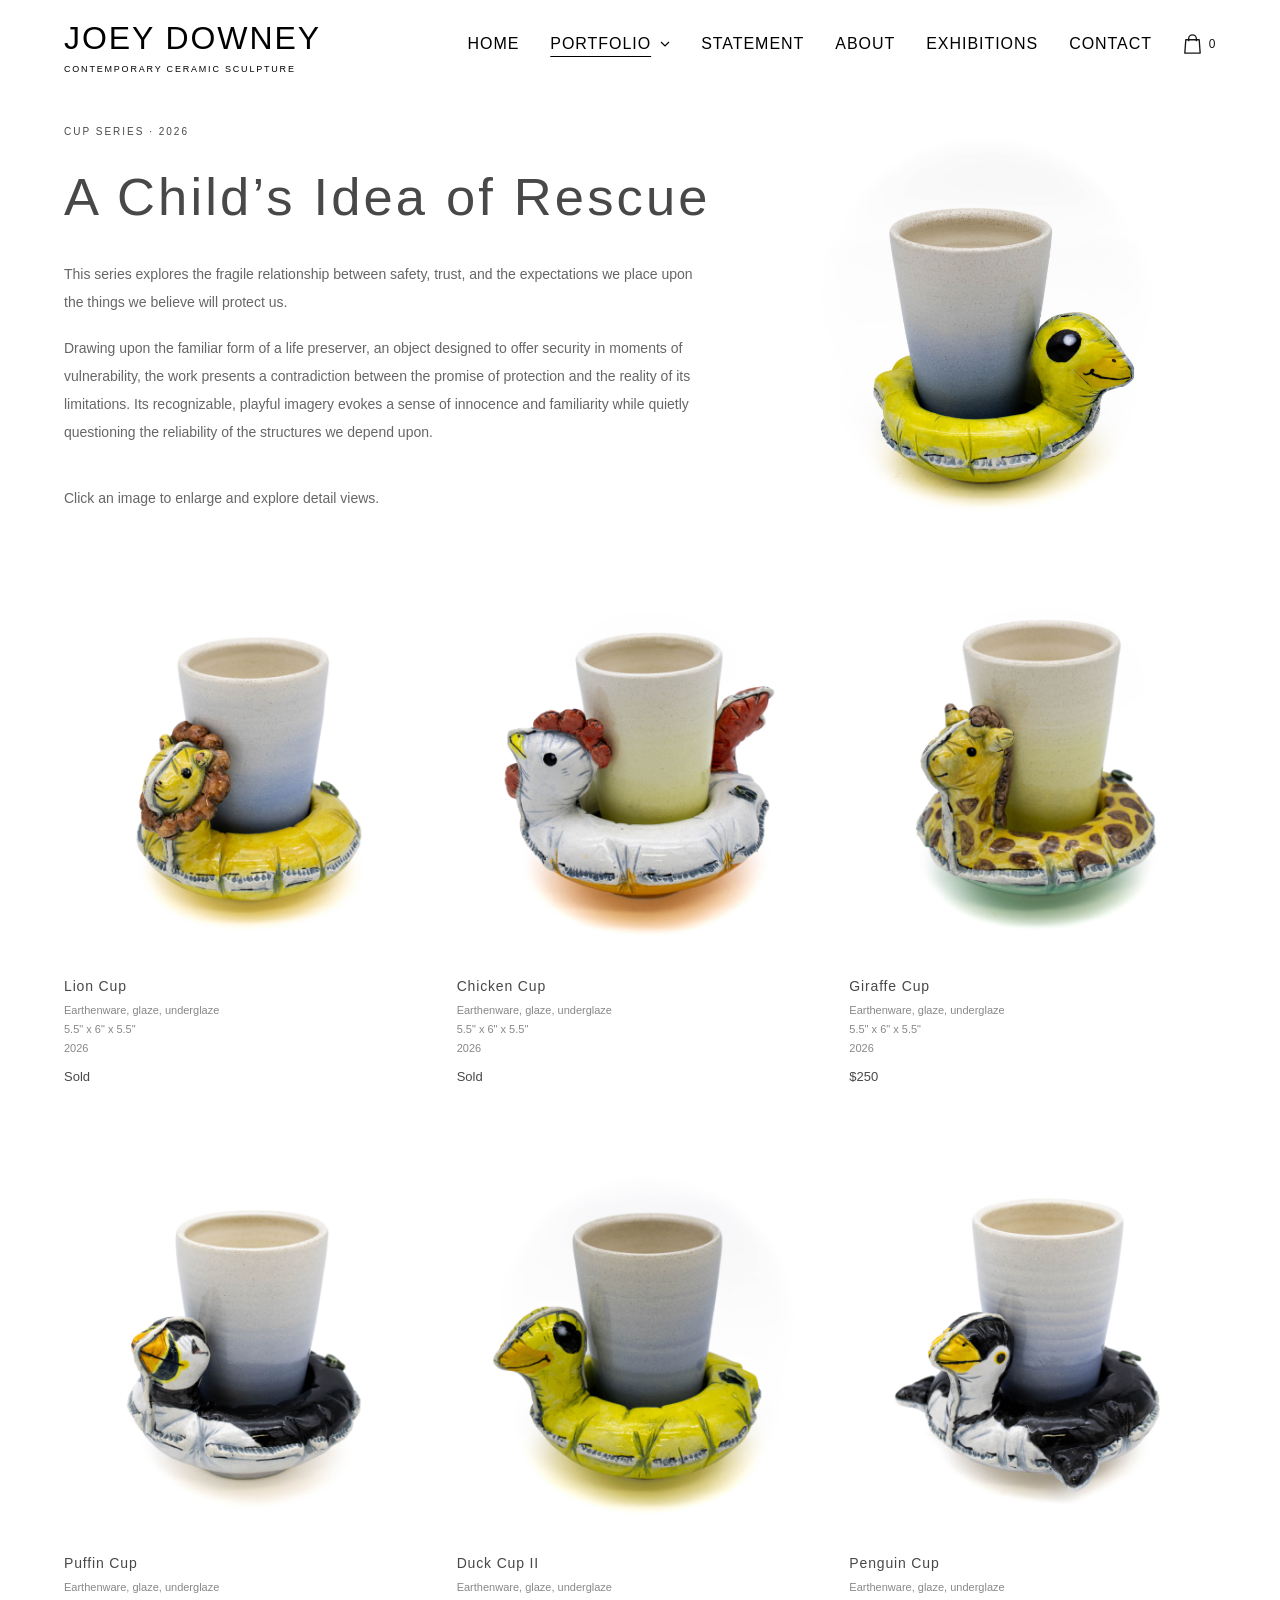
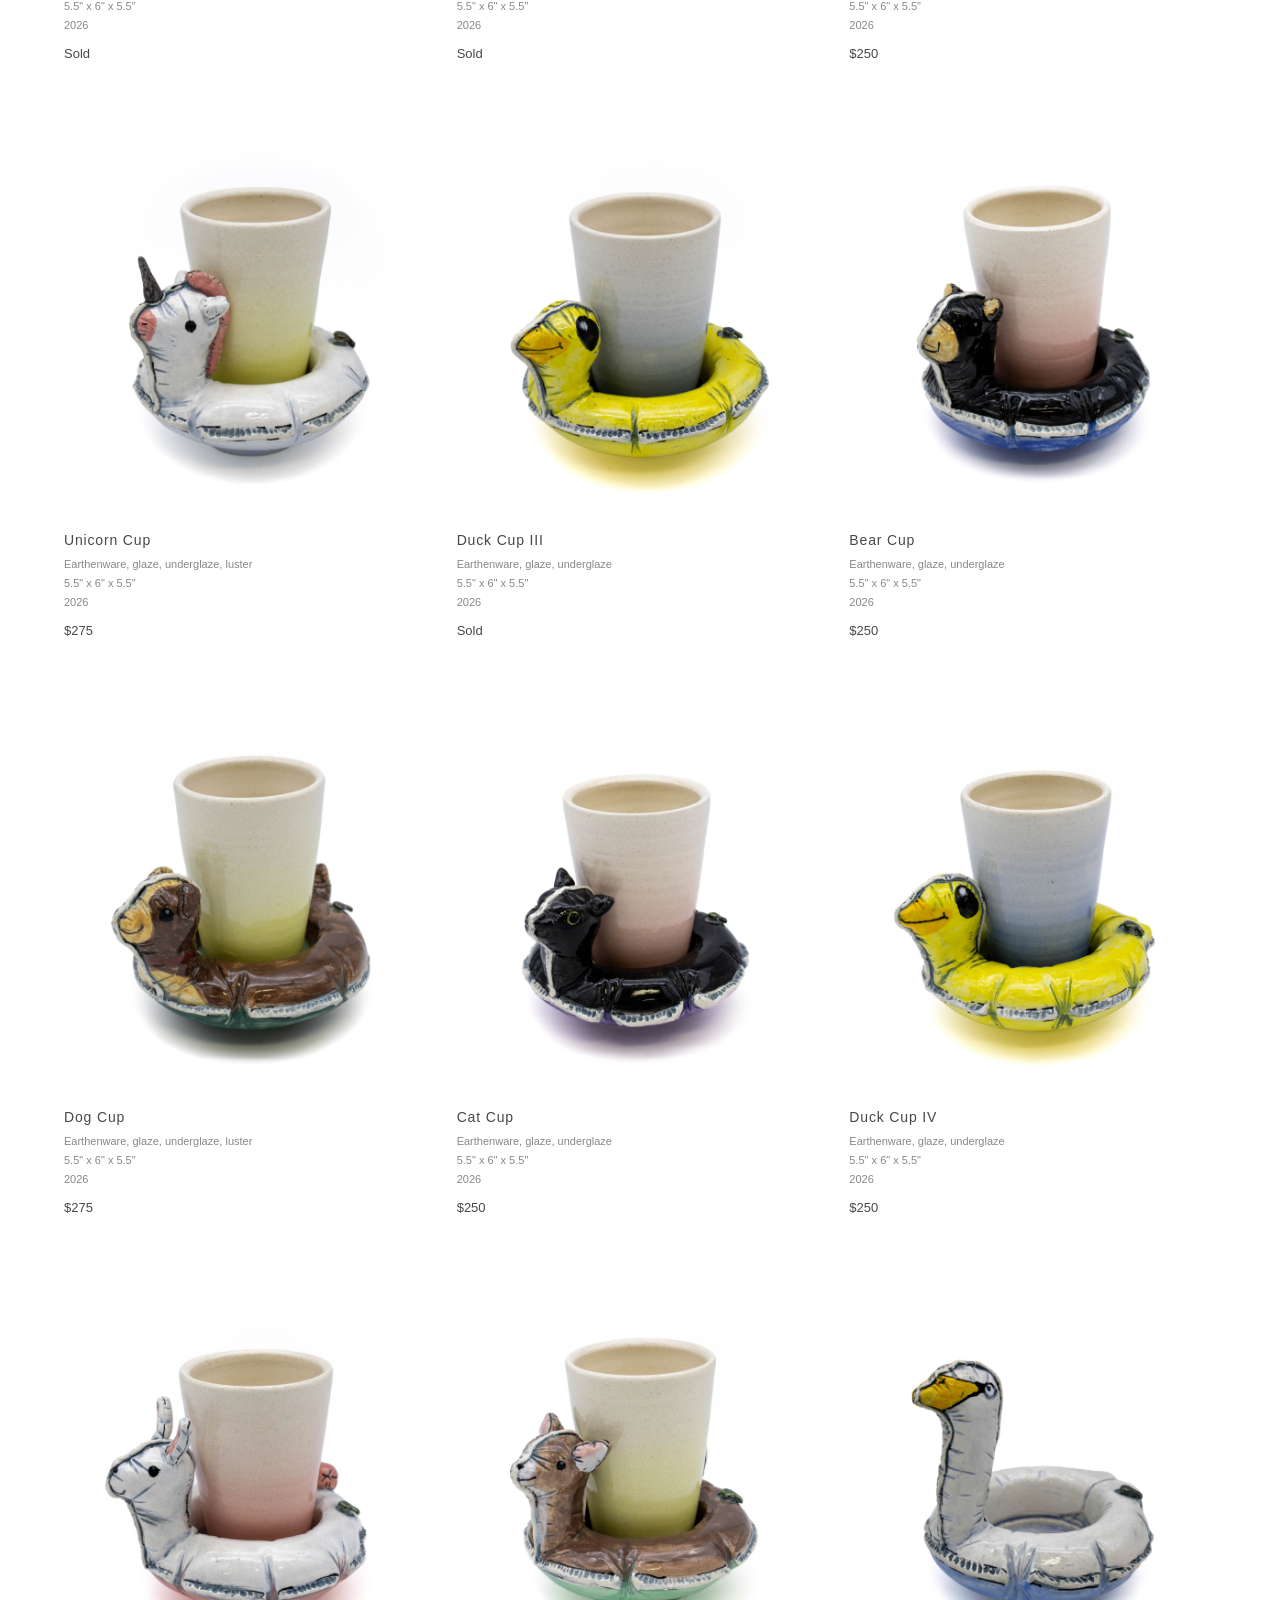
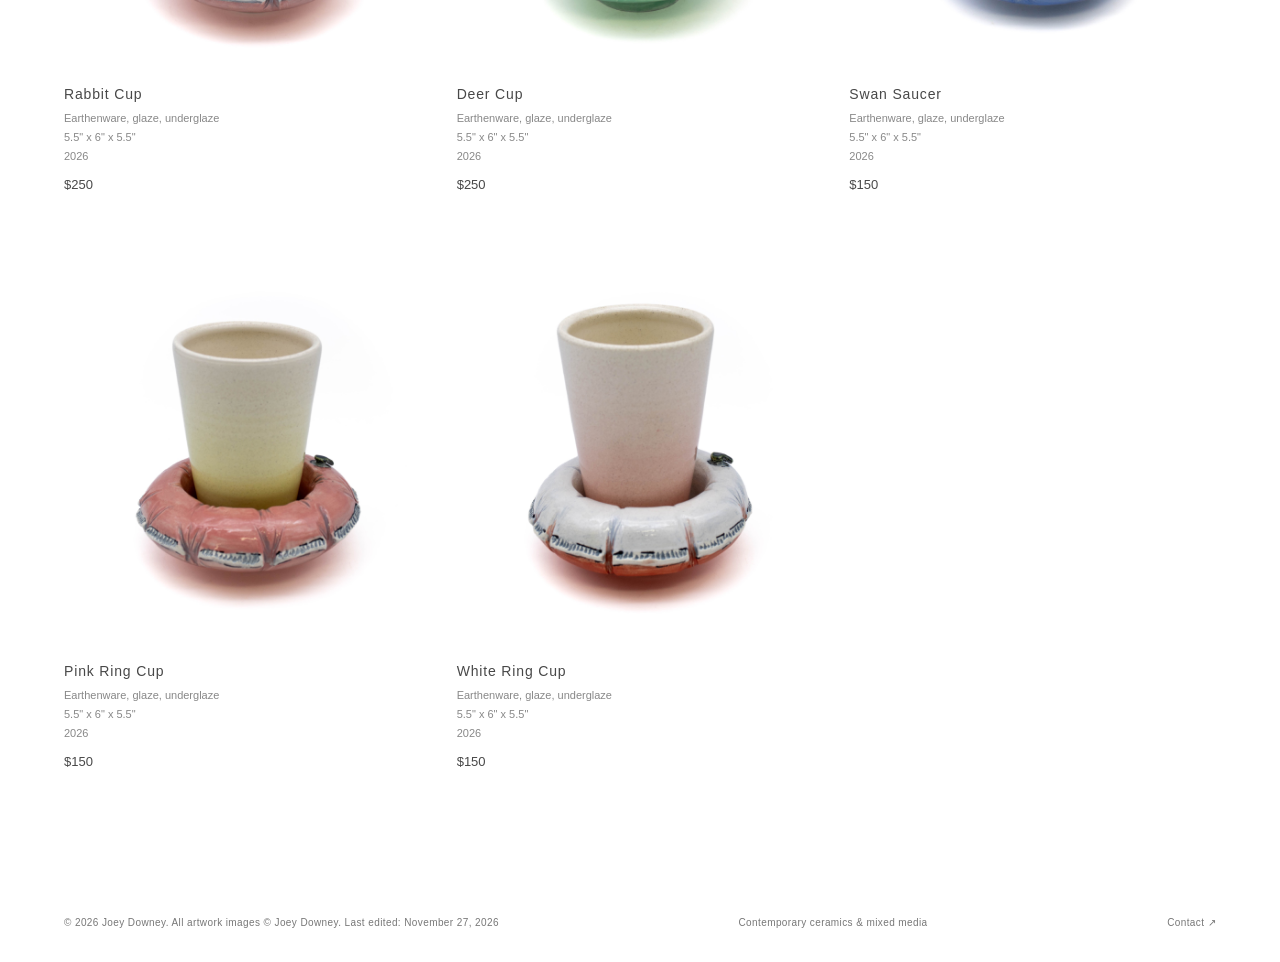
<file: a-childs-idea-of-rescue.html>
<!DOCTYPE html>
<html lang="en"><head><meta charset="utf-8"/><meta content="width=device-width,initial-scale=1" name="viewport"/><meta content="Ceramic cups by Joey Downey exploring safety, trust, and the promise of protection through the playful form of a life preserver." name="description"/><title>A Child’s Idea of Rescue | Joey Downey</title><link rel="icon" type="image/png" sizes="192x192" href="/favicon.png?v=jd-restored-20261031"/><link rel="apple-touch-icon" href="/favicon.png?v=jd-restored-20261031"/><style>500;600&family=Manrope:wght@400;500;600&display=swap');
:root{--ink:#171717;--muted:#777;--border:#e7e7e7;--white:#fff}*{box-sizing:border-box}html{scroll-behavior:smooth}body{margin:0;background:#fff;color:var(--ink);font-family:Manrope,Arial,sans-serif;font-size:14px;line-height:1.75}a{color:inherit;text-decoration:none}a:hover{opacity:.6}img{display:block;max-width:100%}button{font:inherit}header{height:88px;border-bottom:1px solid var(--border);display:flex;align-items:center;justify-content:space-between;padding:0 5%;background:white;position:sticky;top:0;z-index:10}.brand{font-family:"Helvetica Neue",Helvetica,Arial,sans-serif;font-size:32px;letter-spacing:.06em;font-weight:200}.brand small{display:block;font-size:9px;font-weight:400;letter-spacing:.2em;color:var(--muted);text-transform:uppercase;margin-top:-4px}.nav{display:flex;gap:31px;align-items:center}.nav a{font-family:"Helvetica Neue",Helvetica,Arial,sans-serif;font-size:16px;font-weight:200;letter-spacing:.06em;text-transform:uppercase}.nav a.active{text-decoration:underline;text-underline-offset:7px}.menu{display:none;background:none;border:0;font-size:26px;cursor:pointer}.wrap{width:min(1300px,90%);margin:auto}.eyebrow{text-transform:uppercase;letter-spacing:.2em;font-size:10px;color:var(--muted);margin:0 0 24px}.home-hero{padding-top:80px;padding-bottom:105px;display:grid;grid-template-columns:40% 1fr;gap:6%;align-items:center}.home-hero h1{font-size:clamp(56px,8vw,125px);line-height:1.02;letter-spacing:-.07em;font-weight:400;margin:0 0 35px}.home-hero p.lead{max-width:360px;font-size:14px;color:#555;line-height:2}.home-image{height:610px;overflow:hidden}.home-image img{width:100%;height:100%;object-fit:contain}.arrow-link{display:inline-flex;gap:24px;align-items:center;font-size:11px;text-transform:uppercase;letter-spacing:.13em;border-bottom:1px solid #222;padding-bottom:10px;margin-top:21px}.section{padding:90px 0;border-top:1px solid var(--border)}.section-title{font-size:clamp(35px,5.5vw,70px);font-weight:400;letter-spacing:-.06em;line-height:1.15;margin:0 0 30px}.section-top{display:flex;justify-content:space-between;gap:35px;align-items:end;margin-bottom:40px}.section-top .section-title{margin:0}.section-top p{max-width:320px;color:#666;margin:0}.grid{display:grid;grid-template-columns:repeat(3,minmax(0,1fr));gap:55px 26px}.item img{height:390px;width:100%;object-fit:contain;background:#fff;transition:transform .25s}.item:hover img{transform:scale(1.025)}.item{cursor:pointer}.item-title{font-size:14px;font-weight:500;margin:17px 0 2px}.item-desc{color:#888;font-size:11px;margin:0}.split{display:grid;grid-template-columns:1fr 1fr;gap:10%;align-items:center}.split img{width:100%;height:530px;object-fit:contain}.split-text{max-width:550px}.split-text p{color:#555;line-height:2;font-size:14px}.quote{font-size:clamp(33px,5vw,76px);line-height:1.2;letter-spacing:-.05em;font-weight:400;max-width:950px;margin:0 0 34px}.statement-preview p{color:#666;max-width:640px}.events{border-top:1px solid var(--border)}.event{border-bottom:1px solid var(--border);padding:25px 0;display:grid;grid-template-columns:125px 1fr 235px;gap:20px;align-items:start}.event small,.event .place{color:#888;font-size:11px}.event h3{font-size:17px;font-weight:500;margin:0 0 5px}.event p{margin:0;color:#777;font-size:12px}.event .place{text-align:right}.page-hero{padding-top:85px;padding-bottom:70px}.page-hero h1{font-family:"Helvetica Neue",Helvetica,Arial,sans-serif;font-size:clamp(57px,9vw,125px);line-height:1.05;letter-spacing:.06em;font-weight:200;margin:0 0 20px}.page-hero p:last-child{max-width:570px;color:#666}.page-body{padding-bottom:110px}.prose{max-width:750px;font-size:16px;color:#484848;line-height:2.2}.prose p{margin:0 0 26px}.prose .quote{color:#171717;font-size:clamp(35px,6vw,78px);margin:0 0 60px}.about-layout{display:grid;grid-template-columns:42% 1fr;gap:9%;align-items:start}.portrait{width:100%;object-fit:cover;max-height:700px}.detail-heading{font-size:24px;font-weight:400;margin:50px 0 14px}.cvline{padding:16px 0;border-top:1px solid var(--border);font-size:13px}.cvline:last-child{border-bottom:1px solid var(--border)}.contact-email{font-size:clamp(27px,4.5vw,64px);letter-spacing:-.055em;overflow-wrap:anywhere;border-bottom:1px solid #222;display:inline-block;margin:45px 0}.contact-links{display:flex;gap:35px;font-size:12px;text-transform:uppercase;letter-spacing:.1em}.end-cta{padding:85px 0;border-top:1px solid var(--border)}.end-cta h2{font-size:clamp(32px,5vw,60px);font-weight:400;letter-spacing:-.055em;margin:0}.footer{border-top:1px solid var(--border);padding:30px 5%;display:flex;justify-content:space-between;gap:25px;color:#777;font-size:10px;letter-spacing:.04em}.lightbox{position:fixed;inset:0;z-index:99;background:rgba(255,255,255,.98);display:none;align-items:center;justify-content:center;flex-direction:column;padding:70px 5% 45px}.lightbox.show{display:flex}.lightbox img{max-width:90vw;max-height:75vh;object-fit:contain}.lightbox p{font-size:12px}.lightbox button{cursor:pointer;background:white;border:1px solid #ddd;padding:8px 15px}.lightbox .close{position:absolute;right:5%;top:25px;border:0;font-size:25px}.lightbox-controls{display:flex;gap:15px}@media(max-width:850px){header{height:72px}.menu{display:block}.nav{display:none;position:absolute;top:72px;left:0;right:0;flex-direction:column;align-items:flex-start;background:white;padding:24px 5%;border-bottom:1px solid #eee}.nav.open{display:flex}.home-hero{grid-template-columns:1fr;padding-top:50px;gap:35px}.home-image{height:480px}.grid{grid-template-columns:repeat(2,1fr)}.split,.about-layout{grid-template-columns:1fr;gap:35px}.split img{height:460px}.event{grid-template-columns:90px 1fr}.event .place{text-align:left;grid-column:2}.section{padding:70px 0}}@media(max-width:540px){.grid{grid-template-columns:1fr}.item img{height:440px}.section-top{display:block}.section-top p{margin-top:20px}.footer{flex-direction:column}.home-image{height:380px}.page-hero{padding-top:55px}.about-layout .portrait{max-height:470px}}
.lightbox-images{display:flex;align-items:center;justify-content:center;gap:24px;width:100%;min-height:0}.lightbox-images img{min-width:0;max-width:100%;max-height:72vh;object-fit:contain}.lightbox-images.has-detail img{width:calc(50% - 12px)}.lightbox-images img[hidden]{display:none}@media(max-width:600px){.lightbox{overflow-y:auto}.lightbox-images.has-detail{flex-direction:column;gap:16px}.lightbox-images.has-detail img{width:100%;max-height:34vh}.lightbox-images:not(.has-detail) img{max-height:70vh}}#lb-caption{width:100%;max-width:900px;text-align:center;flex-shrink:0}#lb-title{font-weight:500;margin:14px 0 4px}#lb-details{font-size:12px;line-height:1.65;margin:0}#lb-details[hidden]{display:none}.lightbox{overflow-y:auto}.lightbox-images{flex:1;min-height:0}.lightbox-images img{max-height:60vh}@media(max-width:600px){.lightbox-images.has-detail img{max-height:27vh}.lightbox-images:not(.has-detail) img{max-height:55vh}}.lightbox-images.has-three img{width:calc((100% - 48px)/3)}@media(max-width:600px){.lightbox-images.has-three{flex-direction:row;flex-wrap:wrap;gap:12px}.lightbox-images.has-three img{width:calc(50% - 6px);max-height:24vh}.lightbox-images.has-three img:first-child{width:100%}}.page-hero h1,.home-hero h1{font-size:clamp(42px,6vw,76px);color:var(--ink)}h1,h2,h3,h4,h5,h6,p.eyebrow{color:var(--ink)}.page-hero h1,.home-hero h1,h1,h2,h3,h4,h5,h6,p.eyebrow{color:#484848}</style><style id="heading-typography">h1,h2,h3,h4,h5,h6{font-family:"Helvetica Neue",Helvetica,Arial,sans-serif!important;font-weight:200!important;letter-spacing:.06em!important}</style><style id="back-to-top-styles">.back-to-top{position:fixed;right:24px;bottom:24px;z-index:20;display:inline-flex;align-items:center;gap:10px;padding:12px 16px;border:1px solid #d9d9d9;background:#fff;color:#171717;box-shadow:0 2px 12px #0000000d;font:inherit;font-size:11px;letter-spacing:.06em;cursor:pointer}.back-to-top[hidden]{display:none}.back-to-top:hover{background:#f4f4f4}.back-to-top:focus-visible{outline:2px solid #171717;outline-offset:3px}@media(max-width:540px){.back-to-top{right:16px;bottom:16px}}</style>
<style>.artwork-availability,.purchase-inquiry{display:block;margin:14px 0 0;font-size:11px;line-height:1.6;letter-spacing:.02em}.artwork-availability{color:#888}.purchase-inquiry{color:#333;text-decoration:underline;text-underline-offset:4px;width:fit-content;padding:4px 0}.purchase-inquiry:hover{color:#000}.purchase-inquiry:focus-visible{outline:2px solid #333;outline-offset:5px}#lb-availability{margin-top:16px}#lb-availability .purchase-inquiry{color:inherit;margin:0 auto;padding:0;font-size:12px;line-height:1.65;letter-spacing:normal}#lb-availability:empty{display:none}.artwork-nav{position:fixed;top:50%;transform:translateY(-50%);z-index:10;display:grid;place-items:center;width:46px;height:56px;padding:0;border:1px solid #ccc;border-radius:4px;background:#eee;color:#666;font-family:Arial,sans-serif;font-size:40px;line-height:1;cursor:pointer}.artwork-prev{left:16px}.artwork-next{right:16px}.artwork-nav:hover{background:#444;border-color:#444;color:#fff}.artwork-nav:focus-visible{outline:2px solid #888;outline-offset:4px}@media(max-width:600px){.artwork-nav{width:36px;height:46px;font-size:32px}.artwork-prev{left:8px}.artwork-next{right:8px}}</style><style id="home-nav-styles">.nav .home-nav{display:block;opacity:1;visibility:visible;flex-shrink:0}@keyframes home-nav-fade{from{opacity:0}to{opacity:1}}.home-nav-enter .nav a,.home-nav-enter header>.brand{animation:home-nav-fade 1.2s ease}@media(min-width:851px) and (max-width:1100px){header .brand{font-size:26px}.nav{gap:16px}.nav a{font-size:13px}}@media(prefers-reduced-motion:reduce){.nav .home-nav,.home-nav-enter .nav a,.home-nav-enter header>.brand{animation:none}}</style><style id="home-return-fade">.home-nav-leave header>.brand,.home-nav-leave .nav a{animation:none!important;opacity:0;transition:opacity .4s ease}@media(prefers-reduced-motion:reduce){.home-nav-leave header>.brand,.home-nav-leave .nav a{transition:none}}</style><style id="home-transition-pending">.home-nav-pending header>.brand,.home-nav-pending .nav a{opacity:0}@media(prefers-reduced-motion:reduce){.home-nav-pending header>.brand,.home-nav-pending .nav a{opacity:1}}</style><link rel="stylesheet" href="navigation.css?v=1"/><script src="navigation.js?v=3"></script><style>.lightbox-images.has-many{display:grid;grid-template-columns:repeat(3,minmax(0,1fr));gap:16px;flex:0 0 auto}.lightbox-images.has-many img,.lightbox-images.has-many img:first-child{width:100%;height:25vh;max-height:25vh}@media(max-width:600px){.lightbox-images.has-many{grid-template-columns:repeat(2,minmax(0,1fr));gap:10px}.lightbox-images.has-many img,.lightbox-images.has-many img:first-child{height:19vh;max-height:19vh}}</style><style>.item-price{display:inline-block;margin-top:8px;color:#484848;font-size:13px;font-weight:500}</style><link rel="stylesheet" href="shop.css?v=7"/><script defer src="shop-catalog.js?v=chicken-sold"></script><script defer src="shop.js?v=6"></script><style id="collection-example-layout">.collection-overview{display:grid;grid-template-columns:minmax(0,1.45fr) minmax(0,1fr);gap:5%;align-items:center}.collection-copy{min-width:0}.hero-duck-example{min-width:0}.hero-duck-example .item img{width:100%;height:420px;object-fit:contain;background:#fff}.hero-duck-example .item:focus-visible{outline:2px solid #484848;outline-offset:6px}.hero-duck-example [hidden]{display:none!important}@media(max-width:850px){.collection-overview{grid-template-columns:1fr;gap:24px}.hero-duck-example{width:min(420px,100%);margin:auto}.hero-duck-example .item img{height:340px}}@media(max-width:540px){.hero-duck-example .item img{height:300px}}</style><style>.collection-copy .rescue-title{white-space:nowrap;font-size:clamp(18px,3vw,70px);max-width:100%}</style><style id="aligned-collection-headings">.page-hero{padding-top:35px}.collection-overview{align-items:start}</style></head><body><header><a class="brand" href="index.html">JOEY DOWNEY<small>Contemporary ceramic sculpture</small></a><button aria-expanded="false" aria-label="Toggle menu" class="menu">☰</button><nav class="nav"><a class="home-nav" href="index.html">Home</a><details class="portfolio-menu"><summary class="active">Portfolio <svg aria-hidden="true" width="10" height="6" viewBox="0 0 10 6" fill="none"><path d="m1 1 4 4 4-4" stroke="currentColor" stroke-width="1.2"/></svg></summary><div class="portfolio-options"><a href="portfolio.html">Portfolio</a><a href="a-childs-idea-of-rescue.html" aria-current="page">A Child’s Idea of Rescue</a></div></details><a class="" href="statement.html">Statement</a><a class="" href="about.html">About</a><a class="" href="exhibitions.html">Exhibitions</a><a class="" href="contact.html">Contact</a></nav></header><main><div class="wrap"><section class="page-hero rescue-hero" style="padding-bottom:24px"><div class="collection-overview"><div class="collection-copy"><p class="eyebrow">Cup Series · 2026</p><h1 class="rescue-title">A Child’s Idea of Rescue</h1><div class="rescue-introduction"><p>This series explores the fragile relationship between safety, trust, and the expectations we place upon the things we believe will protect us.</p><p>Drawing upon the familiar form of a life preserver, an object designed to offer security in moments of vulnerability, the work presents a contradiction between the promise of protection and the reality of its limitations. Its recognizable, playful imagery evokes a sense of innocence and familiarity while quietly questioning the reliability of the structures we depend upon.</p></div><p style="margin-top:40px">Click an image to enlarge and explore detail views.</p></div><div class="artwork-card hero-duck-example"><article aria-label="View Duck Cup I" class="item" data-full="cups/IMG_8670.jpg" data-detail="cups/IMG_8671.jpg" data-third="cups/IMG_8672.jpg" data-title="Duck Cup I" role="button" tabindex="0"><img alt="Duck Cup I by Joey Downey, with the yellow duck facing right" loading="eager" src="assets/cups/IMG_8670.jpg"/><h3 class="item-title" hidden>Duck Cup I</h3><p class="item-desc" hidden>Earthenware, glaze, underglaze<br/>5.5&quot; x 6&quot; x 5.5&quot;<br/>2026<br/><span class="item-price">NFS</span></p></article></div></div></section><section class="page-body" aria-label="Cup collection"><div class="grid"><div class="artwork-card"><article class="item" role="button" tabindex="0" aria-label="View Lion Cup" data-title="Lion Cup" data-full="cups/IMG_8681.jpg" data-detail="cups/IMG_8682.jpg" data-third="cups/IMG_8683.jpg"><img alt="Lion Cup by Joey Downey" loading="lazy" src="assets/cups/IMG_8681.jpg"/><h3 class="item-title">Lion Cup</h3><p class="item-desc">Earthenware, glaze, underglaze<br/>5.5&quot; x 6&quot; x 5.5&quot;<br/>2026<br/><span class="item-price">Sold</span></p></article></div><div class="artwork-card"><article class="item" role="button" tabindex="0" aria-label="View Chicken Cup" data-title="Chicken Cup" data-full="cups/IMG_8720.jpg" data-detail="cups/IMG_8722.jpg" data-third="cups/IMG_8721.jpg"><img alt="Chicken Cup by Joey Downey" loading="lazy" src="assets/cups/IMG_8720.jpg"/><h3 class="item-title">Chicken Cup</h3><p class="item-desc">Earthenware, glaze, underglaze<br/>5.5&quot; x 6&quot; x 5.5&quot;<br/>2026<br/><span class="item-price">Sold</span></p></article></div><div class="artwork-card"><article class="item" role="button" tabindex="0" aria-label="View Giraffe Cup" data-title="Giraffe Cup" data-full="cups/IMG_8689.jpg" data-detail="cups/IMG_8690.jpg"><img alt="Giraffe Cup by Joey Downey" loading="lazy" src="assets/cups/IMG_8689.jpg"/><h3 class="item-title">Giraffe Cup</h3><p class="item-desc">Earthenware, glaze, underglaze<br/>5.5&quot; x 6&quot; x 5.5&quot;<br/>2026<br/><span class="item-price">$250</span></p></article></div><div class="artwork-card"><article class="item" role="button" tabindex="0" aria-label="View Puffin Cup" data-title="Puffin Cup" data-full="cups/IMG_8684.jpg" data-detail="cups/IMG_8686.jpg"><img alt="Puffin Cup by Joey Downey" loading="lazy" src="assets/cups/IMG_8684.jpg"/><h3 class="item-title">Puffin Cup</h3><p class="item-desc">Earthenware, glaze, underglaze<br/>5.5&quot; x 6&quot; x 5.5&quot;<br/>2026<br/><span class="item-price">Sold</span></p></article></div><div class="artwork-card"><article class="item" role="button" tabindex="0" aria-label="View Duck Cup II" data-title="Duck Cup II" data-full="cups/IMG_8679.jpg" data-detail="cups/IMG_8680.jpg"><img alt="Duck Cup II by Joey Downey" loading="lazy" src="assets/cups/IMG_8679.jpg"/><h3 class="item-title">Duck Cup II</h3><p class="item-desc">Earthenware, glaze, underglaze<br/>5.5&quot; x 6&quot; x 5.5&quot;<br/>2026<br/><span class="item-price">Sold</span></p></article></div><div class="artwork-card"><article class="item" role="button" tabindex="0" aria-label="View Penguin Cup" data-title="Penguin Cup" data-full="cups/IMG_8687.jpg" data-detail="cups/IMG_8688.jpg"><img alt="Penguin Cup by Joey Downey" loading="lazy" src="assets/cups/IMG_8687.jpg"/><h3 class="item-title">Penguin Cup</h3><p class="item-desc">Earthenware, glaze, underglaze<br/>5.5&quot; x 6&quot; x 5.5&quot;<br/>2026<br/><span class="item-price">$250</span></p></article></div><div class="artwork-card"><article class="item" role="button" tabindex="0" aria-label="View Unicorn Cup" data-title="Unicorn Cup" data-full="cups/IMG_8694.jpg" data-detail="cups/IMG_8696.jpg" data-third="cups/IMG_8695.jpg"><img alt="Unicorn Cup by Joey Downey" loading="lazy" src="assets/cups/IMG_8694.jpg"/><h3 class="item-title">Unicorn Cup</h3><p class="item-desc">Earthenware, glaze, underglaze, luster<br/>5.5&quot; x 6&quot; x 5.5&quot;<br/>2026<br/><span class="item-price">$275</span></p></article></div><div class="artwork-card"><article class="item" role="button" tabindex="0" aria-label="View Duck Cup III" data-title="Duck Cup III" data-full="cups/IMG_8691.jpg" data-detail="cups/IMG_8692.jpg"><img alt="Duck Cup III by Joey Downey" loading="lazy" src="assets/cups/IMG_8691.jpg"/><h3 class="item-title">Duck Cup III</h3><p class="item-desc">Earthenware, glaze, underglaze<br/>5.5&quot; x 6&quot; x 5.5&quot;<br/>2026<br/><span class="item-price">Sold</span></p></article></div><div class="artwork-card"><article class="item" role="button" tabindex="0" aria-label="View Bear Cup" data-title="Bear Cup" data-full="cups/IMG_8702.jpg" data-detail="cups/IMG_8703.jpg"><img alt="Bear Cup by Joey Downey" loading="lazy" src="assets/cups/IMG_8702.jpg"/><h3 class="item-title">Bear Cup</h3><p class="item-desc">Earthenware, glaze, underglaze<br/>5.5&quot; x 6&quot; x 5.5&quot;<br/>2026<br/><span class="item-price">$250</span></p></article></div><div class="artwork-card"><article class="item" role="button" tabindex="0" aria-label="View Dog Cup" data-title="Dog Cup" data-full="cups/IMG_8709.jpg" data-detail="cups/IMG_8711.jpg" data-third="cups/IMG_8710.jpg"><img alt="Dog Cup by Joey Downey" loading="lazy" src="assets/cups/IMG_8709.jpg"/><h3 class="item-title">Dog Cup</h3><p class="item-desc">Earthenware, glaze, underglaze, luster<br/>5.5&quot; x 6&quot; x 5.5&quot;<br/>2026<br/><span class="item-price">$275</span></p></article></div><div class="artwork-card"><article class="item" role="button" tabindex="0" aria-label="View Cat Cup" data-title="Cat Cup" data-full="cups/IMG_8704.jpg" data-detail="cups/IMG_8705.jpg"><img alt="Cat Cup by Joey Downey" loading="lazy" src="assets/cups/IMG_8704.jpg"/><h3 class="item-title">Cat Cup</h3><p class="item-desc">Earthenware, glaze, underglaze<br/>5.5&quot; x 6&quot; x 5.5&quot;<br/>2026<br/><span class="item-price">$250</span></p></article></div><div class="artwork-card"><article class="item" role="button" tabindex="0" aria-label="View Duck Cup IV" data-title="Duck Cup IV" data-full="cups/IMG_8707.jpg" data-detail="cups/IMG_8708.jpg"><img alt="Duck Cup IV by Joey Downey" loading="lazy" src="assets/cups/IMG_8707.jpg"/><h3 class="item-title">Duck Cup IV</h3><p class="item-desc">Earthenware, glaze, underglaze<br/>5.5&quot; x 6&quot; x 5.5&quot;<br/>2026<br/><span class="item-price">$250</span></p></article></div><div class="artwork-card"><article class="item" role="button" tabindex="0" aria-label="View Rabbit Cup" data-title="Rabbit Cup" data-full="cups/IMG_8718.jpg" data-detail="cups/IMG_8719.jpg" data-third="cups/IMG_8717.jpg"><img alt="Rabbit Cup by Joey Downey" loading="lazy" src="assets/cups/IMG_8718.jpg"/><h3 class="item-title">Rabbit Cup</h3><p class="item-desc">Earthenware, glaze, underglaze<br/>5.5&quot; x 6&quot; x 5.5&quot;<br/>2026<br/><span class="item-price">$250</span></p></article></div><div class="artwork-card"><article class="item" role="button" tabindex="0" aria-label="View Deer Cup" data-title="Deer Cup" data-full="cups/IMG_8712.jpg" data-detail="cups/IMG_8715.jpg" data-third="cups/IMG_8714.jpg"><img alt="Deer Cup by Joey Downey" loading="lazy" src="assets/cups/IMG_8712.jpg"/><h3 class="item-title">Deer Cup</h3><p class="item-desc">Earthenware, glaze, underglaze<br/>5.5&quot; x 6&quot; x 5.5&quot;<br/>2026<br/><span class="item-price">$250</span></p></article></div><div class="artwork-card"><article class="item" role="button" tabindex="0" aria-label="View Swan Saucer" data-title="Swan Saucer" data-full="cups/IMG_8693.jpg"><img alt="Swan Saucer by Joey Downey" loading="lazy" src="assets/cups/IMG_8693.jpg?v=20261112-edited-2"/><h3 class="item-title">Swan Saucer</h3><p class="item-desc">Earthenware, glaze, underglaze<br/>5.5&quot; x 6&quot; x 5.5&quot;<br/>2026<br/><span class="item-price">$150</span></p></article></div><div class="artwork-card"><article class="item" role="button" tabindex="0" aria-label="View Pink Ring Cup" data-title="Pink Ring Cup" data-full="cups/IMG_8699.jpg" data-detail="cups/IMG_8698.jpg"><img alt="Pink Ring Cup by Joey Downey" loading="lazy" src="assets/cups/IMG_8699.jpg"/><h3 class="item-title">Pink Ring Cup</h3><p class="item-desc">Earthenware, glaze, underglaze<br/>5.5&quot; x 6&quot; x 5.5&quot;<br/>2026<br/><span class="item-price">$150</span></p></article></div><div class="artwork-card"><article class="item" role="button" tabindex="0" aria-label="View White Ring Cup" data-title="White Ring Cup" data-full="cups/IMG_8700.jpg" data-detail="cups/IMG_8701.jpg"><img alt="White Ring Cup by Joey Downey" loading="lazy" src="assets/cups/IMG_8700.jpg"/><h3 class="item-title">White Ring Cup</h3><p class="item-desc">Earthenware, glaze, underglaze<br/>5.5&quot; x 6&quot; x 5.5&quot;<br/>2026<br/><span class="item-price">$150</span></p></article></div></div></section></div><div aria-label="Artwork image viewer" class="lightbox" id="lightbox" role="dialog"><button aria-label="Close" class="close">×</button><button type="button" class="artwork-nav artwork-prev" aria-label="Previous artwork"><svg aria-hidden="true" focusable="false" width="20" height="28" viewBox="0 0 20 28" fill="none" stroke="currentColor" stroke-width="2" stroke-linecap="round" stroke-linejoin="round"><path d="m14 5-9 9 9 9"/></svg></button><button type="button" class="artwork-nav artwork-next" aria-label="Next artwork"><svg aria-hidden="true" focusable="false" width="20" height="28" viewBox="0 0 20 28" fill="none" stroke="currentColor" stroke-width="2" stroke-linecap="round" stroke-linejoin="round"><path d="m6 5 9 9-9 9"/></svg></button><div class="lightbox-images"><img alt="Artwork enlarged" id="lb-img"/><img alt="Artwork detail" id="lb-detail-img" hidden=""/><img alt="Artwork additional view" id="lb-third-img" hidden=""/></div><div id="lb-caption"><p id="lb-title"></p><p id="lb-details"></p><div id="lb-availability"></div></div></div></main><footer class="footer"><span>© 2026 Joey Downey. All artwork images © Joey Downey. <span class="last-edited">Last edited: <time datetime="2026-11-27">November 27, 2026</time></span></span><span>Contemporary ceramics &amp; mixed media</span><a href="mailto:joeydowneyart@gmail.com">Contact ↗︎</a></footer><script>const ART_IMAGES={"cups/IMG_8679.jpg":"assets/cups/IMG_8679.jpg","cups/IMG_8680.jpg":"assets/cups/IMG_8680.jpg","cups/IMG_8681.jpg":"assets/cups/IMG_8681.jpg","cups/IMG_8682.jpg":"assets/cups/IMG_8682.jpg","cups/IMG_8683.jpg":"assets/cups/IMG_8683.jpg","cups/IMG_8684.jpg":"assets/cups/IMG_8684.jpg","cups/IMG_8686.jpg":"assets/cups/IMG_8686.jpg","cups/IMG_8687.jpg":"assets/cups/IMG_8687.jpg","cups/IMG_8688.jpg":"assets/cups/IMG_8688.jpg","cups/IMG_8689.jpg":"assets/cups/IMG_8689.jpg","cups/IMG_8690.jpg":"assets/cups/IMG_8690.jpg","cups/IMG_8691.jpg":"assets/cups/IMG_8691.jpg","cups/IMG_8692.jpg":"assets/cups/IMG_8692.jpg","cups/IMG_8693.jpg":"assets/cups/IMG_8693.jpg?v=20261112-edited-2","cups/IMG_8694.jpg":"assets/cups/IMG_8694.jpg","cups/IMG_8696.jpg":"assets/cups/IMG_8696.jpg","cups/IMG_8695.jpg":"assets/cups/IMG_8695.jpg","cups/IMG_8699.jpg":"assets/cups/IMG_8699.jpg","cups/IMG_8698.jpg":"assets/cups/IMG_8698.jpg","cups/IMG_8700.jpg":"assets/cups/IMG_8700.jpg","cups/IMG_8701.jpg":"assets/cups/IMG_8701.jpg","cups/IMG_8702.jpg":"assets/cups/IMG_8702.jpg","cups/IMG_8703.jpg":"assets/cups/IMG_8703.jpg","cups/IMG_8704.jpg":"assets/cups/IMG_8704.jpg","cups/IMG_8705.jpg":"assets/cups/IMG_8705.jpg","cups/IMG_8707.jpg":"assets/cups/IMG_8707.jpg","cups/IMG_8708.jpg":"assets/cups/IMG_8708.jpg","cups/IMG_8709.jpg":"assets/cups/IMG_8709.jpg","cups/IMG_8711.jpg":"assets/cups/IMG_8711.jpg","cups/IMG_8710.jpg":"assets/cups/IMG_8710.jpg?v=20261112-edited-2","cups/IMG_8712.jpg":"assets/cups/IMG_8712.jpg","cups/IMG_8715.jpg":"assets/cups/IMG_8715.jpg","cups/IMG_8714.jpg":"assets/cups/IMG_8714.jpg","cups/IMG_8718.jpg":"assets/cups/IMG_8718.jpg","cups/IMG_8719.jpg":"assets/cups/IMG_8719.jpg","cups/IMG_8717.jpg":"assets/cups/IMG_8717.jpg","cups/IMG_8720.jpg":"assets/cups/IMG_8720.jpg","cups/IMG_8722.jpg":"assets/cups/IMG_8722.jpg","cups/IMG_8721.jpg":"assets/cups/IMG_8721.jpg","cups/IMG_8670.jpg":"assets/cups/IMG_8670.jpg","cups/IMG_8671.jpg":"assets/cups/IMG_8671.jpg?v=cover-60112f2115","cups/IMG_8672.jpg":"assets/cups/IMG_8672.jpg"};
(()=>{const menu=document.querySelector('.menu');const nav=document.querySelector('.nav');if(!menu||!nav)return;function closeMenu(){nav.classList.remove('open');menu.setAttribute('aria-expanded','false')}menu.addEventListener('click',()=>{nav.classList.toggle('open');menu.setAttribute('aria-expanded',String(nav.classList.contains('open')))});document.addEventListener('click',event=>{if(nav.classList.contains('open')&&!menu.contains(event.target)&&!nav.contains(event.target))closeMenu()});document.addEventListener('keydown',event=>{if(event.key==='Escape'&&nav.classList.contains('open')){closeMenu();menu.focus()}})})();const lb=document.getElementById('lightbox');
if(lb){
  const images=lb.querySelector('.lightbox-images');
  const fullImage=document.getElementById('lb-img');
  const detailImage=document.getElementById('lb-detail-img');
  const thirdImage=document.getElementById('lb-third-img');
  const closeButton=lb.querySelector('.close');
  let activeArtwork=null;
  const artworkList=Array.from(document.querySelectorAll('[data-full]'));
  const artworkOpeners=new Map();
  function navigateArtwork(direction){
    const index=artworkList.indexOf(activeArtwork);
    const target=artworkList[(index+direction+artworkList.length)%artworkList.length];
    const focused=document.activeElement;
    artworkOpeners.get(target)?.();
    if(lb.contains(focused))focused.focus();
  }
  lb.querySelector('.artwork-prev').addEventListener('click',()=>navigateArtwork(-1));
  lb.querySelector('.artwork-next').addEventListener('click',()=>navigateArtwork(1));
  function closeArtwork(){
    lb.classList.remove('show');
    activeArtwork?.focus();
  }
  document.querySelectorAll('[data-full]').forEach(artwork=>{
    function openArtwork(){
      activeArtwork=artwork;
      fullImage.src=ART_IMAGES[artwork.dataset.full];
      fullImage.alt=(artwork.dataset.title||'Artwork')+' — full view';
      const detail=ART_IMAGES[artwork.dataset.detail];
      detailImage.hidden=!detail;
      images.classList.toggle('has-detail',Boolean(detail));
      if(detail){
        detailImage.src=detail;
        detailImage.alt=(artwork.dataset.title||'Artwork')+' — detail';
      }else{
        detailImage.removeAttribute('src');
      }
            const third=ART_IMAGES[artwork.dataset.third];
      thirdImage.hidden=!third;
      images.classList.toggle('has-three',Boolean(third));
      if(third){
        thirdImage.src=third;
        thirdImage.alt=(artwork.dataset.title||'Artwork')+' — additional view';
      }else{
        thirdImage.removeAttribute('src');
      }
      images.querySelectorAll('.extra-artwork-view').forEach(image=>image.remove());
      const extraKeys=(artwork.dataset.extra||'').split(',').filter(Boolean);
      images.classList.toggle('has-many',extraKeys.length>0);
      extraKeys.forEach((key,index)=>{
        const image=document.createElement('img');image.className='extra-artwork-view';image.src=ART_IMAGES[key];
        image.alt=(artwork.dataset.title||'Artwork')+' — additional view '+(index+1);images.append(image);
      });
      const titleTarget=document.getElementById('lb-title');
      titleTarget.textContent=artwork.dataset.title||'';

      const details=artwork.querySelector('.item-desc');
      const detailsTarget=document.getElementById('lb-details');
      detailsTarget.replaceChildren();
      if(details){detailsTarget.append(...Array.from(details.childNodes,node=>node.cloneNode(true)));}
      if(artwork.dataset.viewerNote){
        if(detailsTarget.childNodes.length)detailsTarget.append(document.createElement('br'));
        detailsTarget.append(document.createTextNode(artwork.dataset.viewerNote));
      }
      detailsTarget.hidden=!details&&!artwork.dataset.viewerNote;
      const availability=artwork.parentElement.querySelector('.artwork-popup-availability')?.content.firstElementChild || artwork.parentElement.querySelector('.artwork-availability');
      document.getElementById('lb-availability').replaceChildren(...(availability?[availability.cloneNode(true)]:[]));
      lb.classList.add('show');
      closeButton.focus();
    }
    artworkOpeners.set(artwork,openArtwork);
    artwork.addEventListener('click',openArtwork);
    artwork.addEventListener('keydown',event=>{
      if(event.key==='Enter'||event.key===' '){event.preventDefault();openArtwork();}
    });
  });
  closeButton.addEventListener('click',closeArtwork);
  lb.addEventListener('click',event=>{if(event.target===lb||event.target===images)closeArtwork();});
  document.addEventListener('keydown',event=>{
    if(!lb.classList.contains('show'))return;
    if(event.key==='Escape')closeArtwork();
    if(event.key==='ArrowLeft'){event.preventDefault();navigateArtwork(-1);}
    if(event.key==='ArrowRight'){event.preventDefault();navigateArtwork(1);}
    if(event.key==='Tab'){
      const focusable=Array.from(lb.querySelectorAll('button,a[href]')).filter(element=>element.getClientRects().length);
      const index=focusable.indexOf(document.activeElement);
      event.preventDefault();
      focusable[(index+(event.shiftKey?-1:1)+focusable.length)%focusable.length].focus();
    }
  });
}
</script><button type="button" class="back-to-top" aria-label="Back to top of page" hidden><span aria-hidden="true">↑︎</span> Back to top</button><script>(()=>{const button=document.querySelector(".back-to-top");const update=()=>{button.hidden=window.scrollY<400;};window.addEventListener("scroll",update,{passive:true});update();button.addEventListener("click",()=>{const reduced=window.matchMedia("(prefers-reduced-motion: reduce)").matches;if(reduced){const old=document.documentElement.style.scrollBehavior;document.documentElement.style.scrollBehavior="auto";window.scrollTo(0,0);document.documentElement.style.scrollBehavior=old;}else{window.scrollTo({top:0,behavior:"smooth"});}const target=document.querySelector("header a");if(target)target.focus({preventScroll:true});});})();</script>
<script>(()=>{const title=document.querySelector('.rescue-title');if(!title)return;function fit(){if(!title.clientWidth)return;let low=8,high=70;while(high-low>.1){const size=(low+high)/2;title.style.fontSize=size+'px';const range=document.createRange();range.selectNodeContents(title);if(range.getBoundingClientRect().width<=title.clientWidth-1)low=size;else high=size;}title.style.fontSize=(Math.floor(low*10)/10)+'px';}fit();if(document.fonts)document.fonts.ready.then(fit);if(window.ResizeObserver)new ResizeObserver(fit).observe(title.parentElement);else window.addEventListener('resize',fit);})();</script></body></html>
</file>
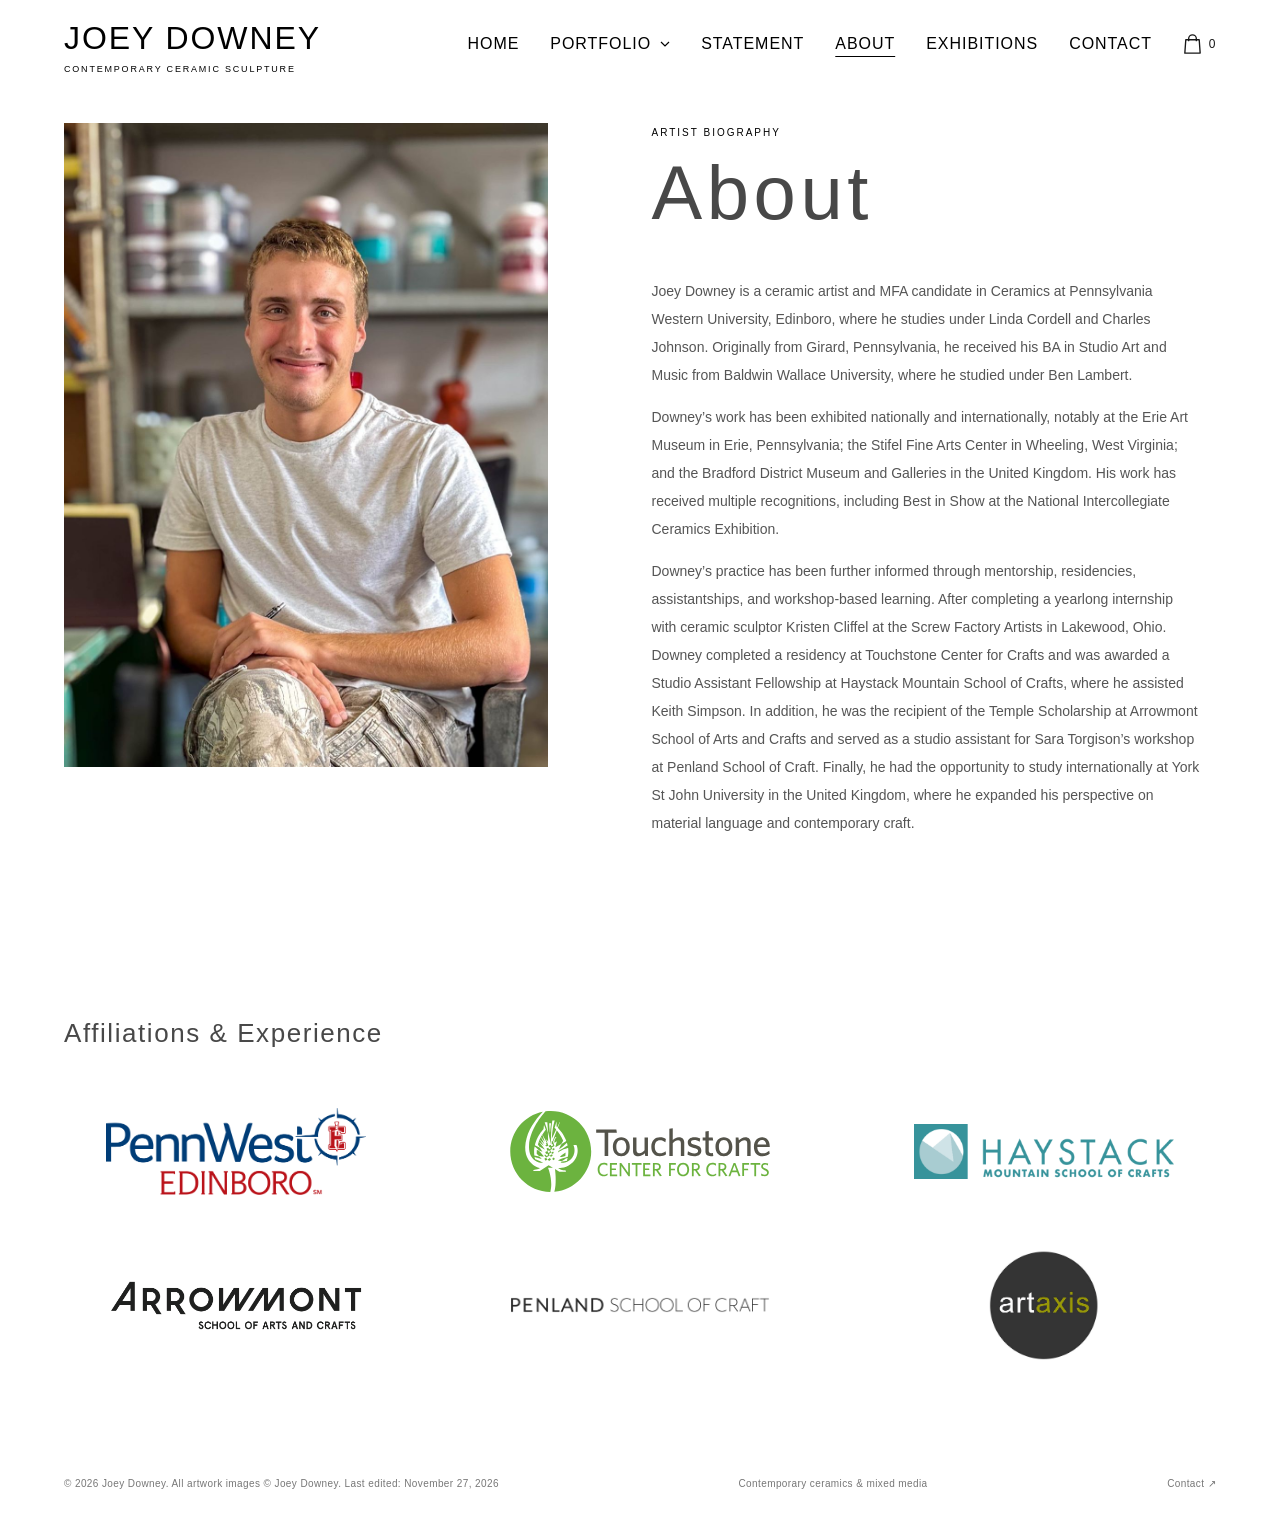
<file: about.html>
<!DOCTYPE html>
<html lang="en"><head><meta charset="utf-8"/><meta content="width=device-width,initial-scale=1" name="viewport"/><meta content="Joey Downey — contemporary ceramic sculpture and mixed-media artist portfolio." name="description"/><title>About | Joey Downey</title><link rel="icon" type="image/png" sizes="192x192" href="/favicon.png?v=jd-restored-20261031"/><link rel="apple-touch-icon" href="/favicon.png?v=jd-restored-20261031"/><style>500;600&family=Manrope:wght@400;500;600&display=swap');
:root{--ink:#171717;--muted:#777;--border:#e7e7e7;--white:#fff}*{box-sizing:border-box}html{scroll-behavior:smooth}body{margin:0;background:#fff;color:var(--ink);font-family:Manrope,Arial,sans-serif;font-size:14px;line-height:1.75}a{color:inherit;text-decoration:none}a:hover{opacity:.6}img{display:block;max-width:100%}button{font:inherit}header{height:88px;border-bottom:1px solid var(--border);display:flex;align-items:center;justify-content:space-between;padding:0 5%;background:white;position:sticky;top:0;z-index:10}.brand{font-family:"Helvetica Neue",Helvetica,Arial,sans-serif;font-size:32px;letter-spacing:.06em;font-weight:200}.brand small{display:block;font-size:9px;font-weight:400;letter-spacing:.2em;color:var(--muted);text-transform:uppercase;margin-top:-4px}.nav{display:flex;gap:31px;align-items:center}.nav a{font-family:"Helvetica Neue",Helvetica,Arial,sans-serif;font-size:16px;font-weight:200;letter-spacing:.06em;text-transform:uppercase}.nav a.active{text-decoration:underline;text-underline-offset:7px}.menu{display:none;background:none;border:0;font-size:26px;cursor:pointer}.wrap{width:min(1300px,90%);margin:auto}.eyebrow{text-transform:uppercase;letter-spacing:.2em;font-size:10px;color:var(--muted);margin:0 0 24px}.home-hero{padding-top:80px;padding-bottom:105px;display:grid;grid-template-columns:40% 1fr;gap:6%;align-items:center}.home-hero h1{font-size:clamp(56px,8vw,125px);line-height:1.02;letter-spacing:-.07em;font-weight:400;margin:0 0 35px}.home-hero p.lead{max-width:360px;font-size:14px;color:#555;line-height:2}.home-image{height:610px;overflow:hidden}.home-image img{width:100%;height:100%;object-fit:contain}.arrow-link{display:inline-flex;gap:24px;align-items:center;font-size:11px;text-transform:uppercase;letter-spacing:.13em;border-bottom:1px solid #222;padding-bottom:10px;margin-top:21px}.section{padding:90px 0;border-top:1px solid var(--border)}.section-title{font-size:clamp(35px,5.5vw,70px);font-weight:400;letter-spacing:-.06em;line-height:1.15;margin:0 0 30px}.section-top{display:flex;justify-content:space-between;gap:35px;align-items:end;margin-bottom:40px}.section-top .section-title{margin:0}.section-top p{max-width:320px;color:#666;margin:0}.grid{display:grid;grid-template-columns:repeat(3,minmax(0,1fr));gap:55px 26px}.item img{height:390px;width:100%;object-fit:contain;background:#fff;transition:transform .25s}.item:hover img{transform:scale(1.025)}.item{cursor:pointer}.item-title{font-size:14px;font-weight:500;margin:17px 0 2px}.item-desc{color:#888;font-size:11px;margin:0}.split{display:grid;grid-template-columns:1fr 1fr;gap:10%;align-items:center}.split img{width:100%;height:530px;object-fit:contain}.split-text{max-width:550px}.split-text p{color:#555;line-height:2;font-size:14px}.quote{font-size:clamp(33px,5vw,76px);line-height:1.2;letter-spacing:-.05em;font-weight:400;max-width:950px;margin:0 0 34px}.statement-preview p{color:#666;max-width:640px}.events{border-top:1px solid var(--border)}.event{border-bottom:1px solid var(--border);padding:25px 0;display:grid;grid-template-columns:125px 1fr 235px;gap:20px;align-items:start}.event small,.event .place{color:#888;font-size:11px}.event h3{font-size:17px;font-weight:500;margin:0 0 5px}.event p{margin:0;color:#777;font-size:12px}.event .place{text-align:right}.page-hero{padding-top:85px;padding-bottom:70px}.page-hero h1{font-size:clamp(57px,9vw,125px);line-height:1.05;letter-spacing:-.07em;font-weight:400;margin:0 0 20px}.page-hero p:last-child{max-width:570px;color:#666}.page-body{padding-bottom:110px}.prose{max-width:750px;font-size:16px;color:#484848;line-height:2.2}.prose p{margin:0 0 26px}.prose .quote{color:#171717;font-size:clamp(35px,6vw,78px);margin:0 0 60px}.about-layout{display:grid;grid-template-columns:42% 1fr;gap:9%;align-items:start}.portrait{width:100%;object-fit:cover;max-height:700px}.detail-heading{font-size:24px;font-weight:400;margin:50px 0 14px}.cvline{padding:16px 0;border-top:1px solid var(--border);font-size:13px}.cvline:last-child{border-bottom:1px solid var(--border)}.contact-email{font-size:clamp(27px,4.5vw,64px);letter-spacing:-.055em;overflow-wrap:anywhere;border-bottom:1px solid #222;display:inline-block;margin:45px 0}.contact-links{display:flex;gap:35px;font-size:12px;text-transform:uppercase;letter-spacing:.1em}.end-cta{padding:85px 0;border-top:1px solid var(--border)}.end-cta h2{font-size:clamp(32px,5vw,60px);font-weight:400;letter-spacing:-.055em;margin:0}.footer{border-top:1px solid var(--border);padding:30px 5%;display:flex;justify-content:space-between;gap:25px;color:#777;font-size:10px;letter-spacing:.04em}.lightbox{position:fixed;inset:0;z-index:99;background:rgba(255,255,255,.98);display:none;align-items:center;justify-content:center;flex-direction:column;padding:70px 5% 45px}.lightbox.show{display:flex}.lightbox img{max-width:90vw;max-height:75vh;object-fit:contain}.lightbox p{font-size:12px}.lightbox button{cursor:pointer;background:white;border:1px solid #ddd;padding:8px 15px}.lightbox .close{position:absolute;right:5%;top:25px;border:0;font-size:25px}.lightbox-controls{display:flex;gap:15px}@media(max-width:850px){header{height:72px}.menu{display:block}.nav{display:none;position:absolute;top:72px;left:0;right:0;flex-direction:column;align-items:flex-start;background:white;padding:24px 5%;border-bottom:1px solid #eee}.nav.open{display:flex}.home-hero{grid-template-columns:1fr;padding-top:50px;gap:35px}.home-image{height:480px}.grid{grid-template-columns:repeat(2,1fr)}.split,.about-layout{grid-template-columns:1fr;gap:35px}.split img{height:460px}.event{grid-template-columns:90px 1fr}.event .place{text-align:left;grid-column:2}.section{padding:70px 0}}@media(max-width:540px){.grid{grid-template-columns:1fr}.item img{height:440px}.section-top{display:block}.section-top p{margin-top:20px}.footer{flex-direction:column}.home-image{height:380px}.page-hero{padding-top:55px}.about-layout .portrait{max-height:470px}}
.affiliations{padding:50px 0 85px;border-top:1px solid var(--border)}.affiliations h2{font-size:26px;font-weight:400;letter-spacing:-.025em;margin:0 0 40px}.affiliation-logos{display:grid;grid-template-columns:repeat(3,minmax(0,1fr));align-items:center;justify-items:center;gap:44px 60px}.affiliation-logos img{width:100%;max-width:260px;height:90px;object-fit:contain}.affiliation-logos img.artaxis-logo{height:110px;max-width:110px}@media(max-width:650px){.affiliation-logos{grid-template-columns:repeat(2,minmax(0,1fr));gap:32px}.affiliation-logos img{height:70px}.affiliation-logos img.artaxis-logo{height:90px;max-width:90px}}.page-hero h1,.home-hero h1{font-size:clamp(42px,6vw,76px);color:var(--ink)}h1,h2,h3,h4,h5,h6,p.eyebrow{color:var(--ink)}.affiliation-logos a{display:flex;align-items:center;justify-content:center;width:100%;min-height:110px}.affiliation-logos a:focus-visible{outline:2px solid var(--ink);outline-offset:8px}.page-hero h1,.home-hero h1,h1,h2,h3,h4,h5,h6,p.eyebrow{color:#484848}.page-hero{padding-top:50px;padding-bottom:40px}.page-hero .eyebrow{margin-bottom:10px}.page-hero h1{margin-bottom:0}@media(max-width:540px){.page-hero{padding-top:35px;padding-bottom:30px}}</style><style id="heading-typography">h1,h2,h3,h4,h5,h6{font-family:"Helvetica Neue",Helvetica,Arial,sans-serif!important;font-weight:200!important;letter-spacing:.06em!important}</style><style id="about-heading-layout">.about-layout{padding-top:35px}.about-layout .page-hero{padding:0 0 30px}.about-layout .page-hero .eyebrow{font-size:10px;color:var(--muted)}</style><style id="back-to-top-styles">.back-to-top{position:fixed;right:24px;bottom:24px;z-index:20;display:inline-flex;align-items:center;gap:10px;padding:12px 16px;border:1px solid #d9d9d9;background:#fff;color:#171717;box-shadow:0 2px 12px #0000000d;font:inherit;font-size:11px;letter-spacing:.06em;cursor:pointer}.back-to-top[hidden]{display:none}.back-to-top:hover{background:#f4f4f4}.back-to-top:focus-visible{outline:2px solid #171717;outline-offset:3px}@media(max-width:540px){.back-to-top{right:16px;bottom:16px}}</style><style id="artist-links">.split-text a.artist-link,.split-text a.artist-link:hover,.split-text a.artist-link:focus{text-decoration:none;color:inherit}</style><style id="home-nav-styles">.nav .home-nav{display:block;opacity:1;visibility:visible;flex-shrink:0}@keyframes home-nav-fade{from{opacity:0}to{opacity:1}}.home-nav-enter .nav a,.home-nav-enter header>.brand{animation:home-nav-fade 1.2s ease}@media(min-width:851px) and (max-width:1100px){header .brand{font-size:26px}.nav{gap:16px}.nav a{font-size:13px}}@media(prefers-reduced-motion:reduce){.nav .home-nav,.home-nav-enter .nav a,.home-nav-enter header>.brand{animation:none}}</style><style id="home-return-fade">.home-nav-leave header>.brand,.home-nav-leave .nav a{animation:none!important;opacity:0;transition:opacity .4s ease}@media(prefers-reduced-motion:reduce){.home-nav-leave header>.brand,.home-nav-leave .nav a{transition:none}}</style><style id="home-transition-pending">.home-nav-pending header>.brand,.home-nav-pending .nav a{opacity:0}@media(prefers-reduced-motion:reduce){.home-nav-pending header>.brand,.home-nav-pending .nav a{opacity:1}}</style><link rel="stylesheet" href="navigation.css?v=1"/><script src="navigation.js?v=3"></script><link rel="stylesheet" href="shop.css?v=7"/><script defer src="shop-catalog.js?v=1"></script><script defer src="shop.js?v=6"></script></head><body><header><a class="brand" href="index.html">JOEY DOWNEY<small>Contemporary ceramic sculpture</small></a><button aria-expanded="false" aria-label="Toggle menu" class="menu">☰</button><nav class="nav"><a class="home-nav" href="index.html">Home</a><details class="portfolio-menu"><summary>Portfolio <svg aria-hidden="true" width="10" height="6" viewBox="0 0 10 6" fill="none"><path d="m1 1 4 4 4-4" stroke="currentColor" stroke-width="1.2"/></svg></summary><div class="portfolio-options"><a href="portfolio.html">Portfolio</a><a href="a-childs-idea-of-rescue.html">A Child’s Idea of Rescue</a></div></details><a class="" href="statement.html">Statement</a><a class="active" href="about.html">About</a><a class="" href="exhibitions.html">Exhibitions</a><a class="" href="contact.html">Contact</a></nav></header><main><div class="wrap"><section class="page-body about-layout"><img alt="Joey Downey in his studio" class="portrait" src="[data-uri]"/><div class="split-text"><section class="page-hero"><p class="eyebrow">Artist biography</p><h1>About</h1></section><p>Joey Downey is a ceramic artist and MFA candidate in Ceramics at Pennsylvania Western University, Edinboro, where he studies under <a class="artist-link" href="https://www.lindacordell.com/" target="_blank" rel="noopener noreferrer">Linda Cordell</a> and <a class="artist-link" href="https://www.edinboroclayclub.org/chuck-johnson" target="_blank" rel="noopener noreferrer">Charles Johnson</a>. Originally from Girard, Pennsylvania, he received his BA in Studio Art and Music from Baldwin Wallace University, where he studied under <a class="artist-link" href="https://www.blamceramics.com/" target="_blank" rel="noopener noreferrer">Ben Lambert</a>.</p><p>Downey’s work has been exhibited nationally and internationally, notably at the Erie Art Museum in Erie, Pennsylvania; the Stifel Fine Arts Center in Wheeling, West Virginia; and the Bradford District Museum and Galleries in the United Kingdom. His work has received multiple recognitions, including Best in Show at the National Intercollegiate Ceramics Exhibition.</p><p>Downey’s practice has been further informed through mentorship, residencies, assistantships, and workshop-based learning. After completing a yearlong internship with ceramic sculptor <a class="artist-link" href="https://kristencliffel.com/" target="_blank" rel="noopener noreferrer">Kristen Cliffel</a> at the Screw Factory Artists in Lakewood, Ohio. Downey completed a residency at Touchstone Center for Crafts and was awarded a Studio Assistant Fellowship at Haystack Mountain School of Crafts, where he assisted <a class="artist-link" href="https://www.simpsonstudio.us/" target="_blank" rel="noopener noreferrer">Keith Simpson</a>. In addition, he was the recipient of the Temple Scholarship at Arrowmont School of Arts and Crafts and served as a studio assistant for <a class="artist-link" href="https://www.saratorgison.com/" target="_blank" rel="noopener noreferrer">Sara Torgison</a>’s workshop at Penland School of Craft. Finally, he had the opportunity to study internationally at York St John University in the United Kingdom, where he expanded his perspective on material language and contemporary craft.</p>
</div></section><section class="affiliations" aria-labelledby="affiliations-title"><h2 id="affiliations-title">Affiliations &amp; Experience</h2><div class="affiliation-logos"><a href="https://www.edinboroclayclub.org/" target="_blank" rel="noopener noreferrer"><img src="assets/logos/pennwest-edinboro.webp" alt="Pennsylvania Western University, Edinboro" loading="lazy"/></a><a href="https://www.touchstonecrafts.org/" target="_blank" rel="noopener noreferrer"><img src="assets/logos/touchstone.svg" alt="Touchstone Center for Crafts" loading="lazy"/></a><a href="https://www.haystack-mtn.org/" target="_blank" rel="noopener noreferrer"><img src="assets/logos/haystack.png" alt="Haystack Mountain School of Crafts" loading="lazy"/></a><a href="https://arrowmont.org/" target="_blank" rel="noopener noreferrer"><img src="assets/logos/arrowmont.png" alt="Arrowmont School of Arts and Crafts" loading="lazy"/></a><a href="https://penland.org/" target="_blank" rel="noopener noreferrer"><img src="assets/logos/penland.png" alt="Penland School of Craft" loading="lazy"/></a><a href="https://artaxis.org/artist/joey-downey/" target="_blank" rel="noopener noreferrer"><img class="artaxis-logo" src="assets/logos/artaxis.jpeg" alt="ArtAxis" loading="lazy"/></a></div></section></div></main><footer class="footer"><span>© 2026 Joey Downey. All artwork images © Joey Downey. <span class="last-edited">Last edited: <time datetime="2026-11-27">November 27, 2026</time></span></span><span>Contemporary ceramics &amp; mixed media</span><a href="mailto:joeydowneyart@gmail.com">Contact ↗︎</a></footer><script>const ART_IMAGES={};
(()=>{const menu=document.querySelector('.menu');const nav=document.querySelector('.nav');if(!menu||!nav)return;function closeMenu(){nav.classList.remove('open');menu.setAttribute('aria-expanded','false')}menu.addEventListener('click',()=>{nav.classList.toggle('open');menu.setAttribute('aria-expanded',String(nav.classList.contains('open')))});document.addEventListener('click',event=>{if(nav.classList.contains('open')&&!menu.contains(event.target)&&!nav.contains(event.target))closeMenu()});document.addEventListener('keydown',event=>{if(event.key==='Escape'&&nav.classList.contains('open')){closeMenu();menu.focus()}})})();const lb=document.getElementById('lightbox');if(lb){let current='';document.querySelectorAll('[data-full]').forEach(x=>{x.addEventListener('click',()=>{current=x.dataset.full;document.getElementById('lb-img').src=ART_IMAGES[current];document.getElementById('lb-caption').textContent=x.dataset.title||'';const d=document.getElementById('detail');d.hidden=!x.dataset.detail;d.dataset.detail=x.dataset.detail||'';d.dataset.full=current;d.textContent='View detail';lb.classList.add('show')})});document.getElementById('detail').addEventListener('click',e=>{const btn=e.currentTarget;const img=document.getElementById('lb-img');let show=img.src.endsWith(btn.dataset.full);img.src=ART_IMAGES[show?btn.dataset.detail:btn.dataset.full];btn.textContent=show?'View full artwork':'View detail'});document.querySelector('.close').onclick=()=>lb.classList.remove('show');lb.addEventListener('click',e=>{if(e.target===lb)lb.classList.remove('show')});document.addEventListener('keydown',e=>{if(e.key==='Escape')lb.classList.remove('show')})}</script><button type="button" class="back-to-top" aria-label="Back to top of page" hidden><span aria-hidden="true">↑︎</span> Back to top</button><script>(()=>{const button=document.querySelector(".back-to-top");const update=()=>{button.hidden=window.scrollY<400;};window.addEventListener("scroll",update,{passive:true});update();button.addEventListener("click",()=>{const reduced=window.matchMedia("(prefers-reduced-motion: reduce)").matches;if(reduced){const old=document.documentElement.style.scrollBehavior;document.documentElement.style.scrollBehavior="auto";window.scrollTo(0,0);document.documentElement.style.scrollBehavior=old;}else{window.scrollTo({top:0,behavior:"smooth"});}const target=document.querySelector("header a");if(target)target.focus({preventScroll:true});});})();</script></body></html>
</file>
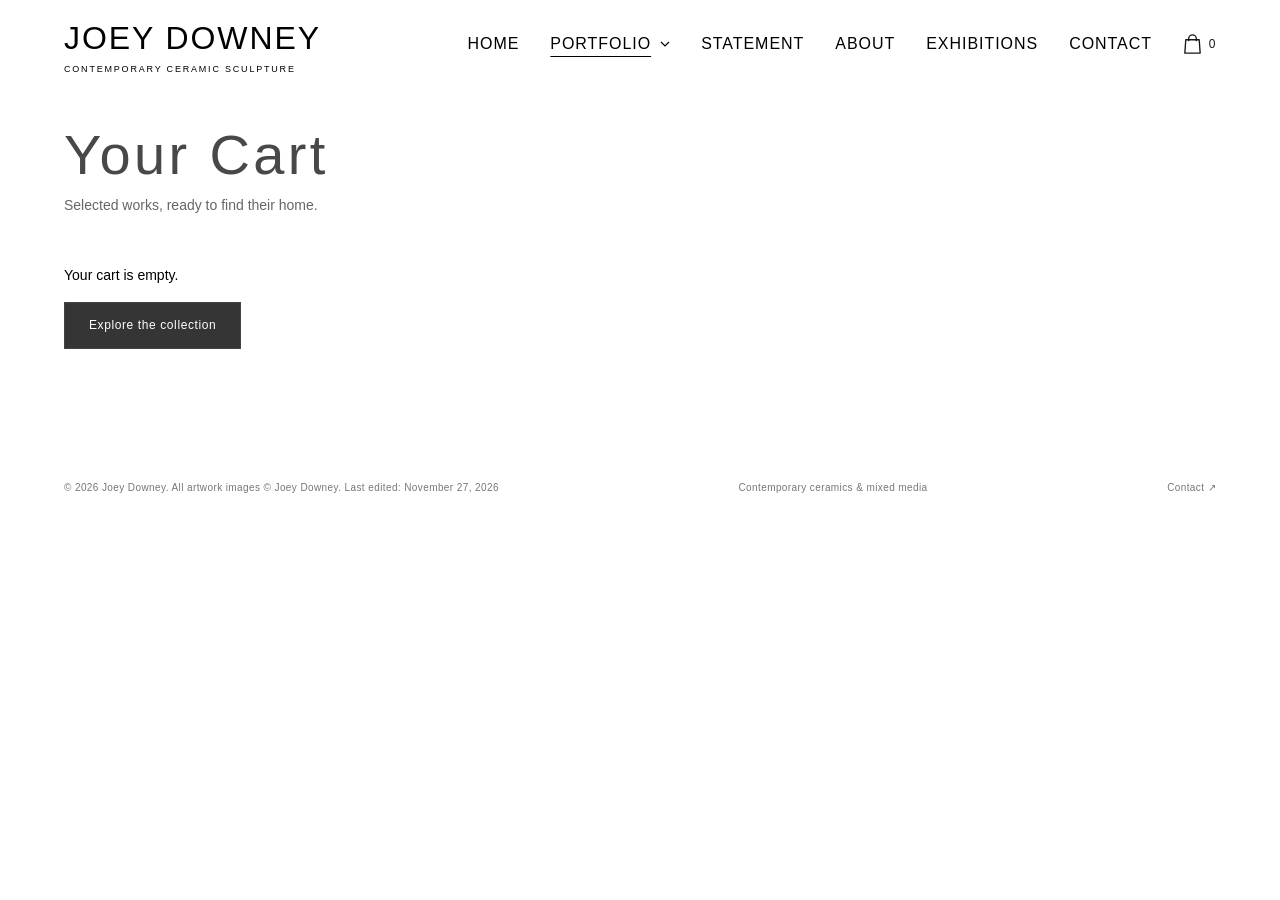
<file: cart.html>
<!DOCTYPE html>
<html lang="en"><head><meta charset="utf-8"/><meta content="width=device-width,initial-scale=1" name="viewport"/><meta content="Your selected ceramic works by Joey Downey." name="description"/><title>Your Cart | Joey Downey</title><link rel="icon" type="image/png" sizes="192x192" href="/favicon.png?v=jd-restored-20261031"/><link rel="apple-touch-icon" href="/favicon.png?v=jd-restored-20261031"/><style>500;600&family=Manrope:wght@400;500;600&display=swap');
:root{--ink:#171717;--muted:#777;--border:#e7e7e7;--white:#fff}*{box-sizing:border-box}html{scroll-behavior:smooth}body{margin:0;background:#fff;color:var(--ink);font-family:Manrope,Arial,sans-serif;font-size:14px;line-height:1.75}a{color:inherit;text-decoration:none}a:hover{opacity:.6}img{display:block;max-width:100%}button{font:inherit}header{height:88px;border-bottom:1px solid var(--border);display:flex;align-items:center;justify-content:space-between;padding:0 5%;background:white;position:sticky;top:0;z-index:10}.brand{font-family:"Helvetica Neue",Helvetica,Arial,sans-serif;font-size:32px;letter-spacing:.06em;font-weight:200}.brand small{display:block;font-size:9px;font-weight:400;letter-spacing:.2em;color:var(--muted);text-transform:uppercase;margin-top:-4px}.nav{display:flex;gap:31px;align-items:center}.nav a{font-family:"Helvetica Neue",Helvetica,Arial,sans-serif;font-size:16px;font-weight:200;letter-spacing:.06em;text-transform:uppercase}.nav a.active{text-decoration:underline;text-underline-offset:7px}.menu{display:none;background:none;border:0;font-size:26px;cursor:pointer}.wrap{width:min(1300px,90%);margin:auto}.eyebrow{text-transform:uppercase;letter-spacing:.2em;font-size:10px;color:var(--muted);margin:0 0 24px}.home-hero{padding-top:80px;padding-bottom:105px;display:grid;grid-template-columns:40% 1fr;gap:6%;align-items:center}.home-hero h1{font-size:clamp(56px,8vw,125px);line-height:1.02;letter-spacing:-.07em;font-weight:400;margin:0 0 35px}.home-hero p.lead{max-width:360px;font-size:14px;color:#555;line-height:2}.home-image{height:610px;overflow:hidden}.home-image img{width:100%;height:100%;object-fit:contain}.arrow-link{display:inline-flex;gap:24px;align-items:center;font-size:11px;text-transform:uppercase;letter-spacing:.13em;border-bottom:1px solid #222;padding-bottom:10px;margin-top:21px}.section{padding:90px 0;border-top:1px solid var(--border)}.section-title{font-size:clamp(35px,5.5vw,70px);font-weight:400;letter-spacing:-.06em;line-height:1.15;margin:0 0 30px}.section-top{display:flex;justify-content:space-between;gap:35px;align-items:end;margin-bottom:40px}.section-top .section-title{margin:0}.section-top p{max-width:320px;color:#666;margin:0}.grid{display:grid;grid-template-columns:repeat(3,minmax(0,1fr));gap:55px 26px}.item img{height:390px;width:100%;object-fit:contain;background:#fff;transition:transform .25s}.item:hover img{transform:scale(1.025)}.item{cursor:pointer}.item-title{font-size:14px;font-weight:500;margin:17px 0 2px}.item-desc{color:#888;font-size:11px;margin:0}.split{display:grid;grid-template-columns:1fr 1fr;gap:10%;align-items:center}.split img{width:100%;height:530px;object-fit:contain}.split-text{max-width:550px}.split-text p{color:#555;line-height:2;font-size:14px}.quote{font-size:clamp(33px,5vw,76px);line-height:1.2;letter-spacing:-.05em;font-weight:400;max-width:950px;margin:0 0 34px}.statement-preview p{color:#666;max-width:640px}.events{border-top:1px solid var(--border)}.event{border-bottom:1px solid var(--border);padding:25px 0;display:grid;grid-template-columns:125px 1fr 235px;gap:20px;align-items:start}.event small,.event .place{color:#888;font-size:11px}.event h3{font-size:17px;font-weight:500;margin:0 0 5px}.event p{margin:0;color:#777;font-size:12px}.event .place{text-align:right}.page-hero{padding-top:85px;padding-bottom:70px}.page-hero h1{font-family:"Helvetica Neue",Helvetica,Arial,sans-serif;font-size:clamp(57px,9vw,125px);line-height:1.05;letter-spacing:.06em;font-weight:200;margin:0 0 20px}.page-hero p:last-child{max-width:570px;color:#666}.page-body{padding-bottom:110px}.prose{max-width:750px;font-size:16px;color:#484848;line-height:2.2}.prose p{margin:0 0 26px}.prose .quote{color:#171717;font-size:clamp(35px,6vw,78px);margin:0 0 60px}.about-layout{display:grid;grid-template-columns:42% 1fr;gap:9%;align-items:start}.portrait{width:100%;object-fit:cover;max-height:700px}.detail-heading{font-size:24px;font-weight:400;margin:50px 0 14px}.cvline{padding:16px 0;border-top:1px solid var(--border);font-size:13px}.cvline:last-child{border-bottom:1px solid var(--border)}.contact-email{font-size:clamp(27px,4.5vw,64px);letter-spacing:-.055em;overflow-wrap:anywhere;border-bottom:1px solid #222;display:inline-block;margin:45px 0}.contact-links{display:flex;gap:35px;font-size:12px;text-transform:uppercase;letter-spacing:.1em}.end-cta{padding:85px 0;border-top:1px solid var(--border)}.end-cta h2{font-size:clamp(32px,5vw,60px);font-weight:400;letter-spacing:-.055em;margin:0}.footer{border-top:1px solid var(--border);padding:30px 5%;display:flex;justify-content:space-between;gap:25px;color:#777;font-size:10px;letter-spacing:.04em}.lightbox{position:fixed;inset:0;z-index:99;background:rgba(255,255,255,.98);display:none;align-items:center;justify-content:center;flex-direction:column;padding:70px 5% 45px}.lightbox.show{display:flex}.lightbox img{max-width:90vw;max-height:75vh;object-fit:contain}.lightbox p{font-size:12px}.lightbox button{cursor:pointer;background:white;border:1px solid #ddd;padding:8px 15px}.lightbox .close{position:absolute;right:5%;top:25px;border:0;font-size:25px}.lightbox-controls{display:flex;gap:15px}@media(max-width:850px){header{height:72px}.menu{display:block}.nav{display:none;position:absolute;top:72px;left:0;right:0;flex-direction:column;align-items:flex-start;background:white;padding:24px 5%;border-bottom:1px solid #eee}.nav.open{display:flex}.home-hero{grid-template-columns:1fr;padding-top:50px;gap:35px}.home-image{height:480px}.grid{grid-template-columns:repeat(2,1fr)}.split,.about-layout{grid-template-columns:1fr;gap:35px}.split img{height:460px}.event{grid-template-columns:90px 1fr}.event .place{text-align:left;grid-column:2}.section{padding:70px 0}}@media(max-width:540px){.grid{grid-template-columns:1fr}.item img{height:440px}.section-top{display:block}.section-top p{margin-top:20px}.footer{flex-direction:column}.home-image{height:380px}.page-hero{padding-top:55px}.about-layout .portrait{max-height:470px}}
.lightbox-images{display:flex;align-items:center;justify-content:center;gap:24px;width:100%;min-height:0}.lightbox-images img{min-width:0;max-width:100%;max-height:72vh;object-fit:contain}.lightbox-images.has-detail img{width:calc(50% - 12px)}.lightbox-images img[hidden]{display:none}@media(max-width:600px){.lightbox{overflow-y:auto}.lightbox-images.has-detail{flex-direction:column;gap:16px}.lightbox-images.has-detail img{width:100%;max-height:34vh}.lightbox-images:not(.has-detail) img{max-height:70vh}}#lb-caption{width:100%;max-width:900px;text-align:center;flex-shrink:0}#lb-title{font-weight:500;margin:14px 0 4px}#lb-details{font-size:12px;line-height:1.65;margin:0}#lb-details[hidden]{display:none}.lightbox{overflow-y:auto}.lightbox-images{flex:1;min-height:0}.lightbox-images img{max-height:60vh}@media(max-width:600px){.lightbox-images.has-detail img{max-height:27vh}.lightbox-images:not(.has-detail) img{max-height:55vh}}.lightbox-images.has-three img{width:calc((100% - 48px)/3)}@media(max-width:600px){.lightbox-images.has-three{flex-direction:row;flex-wrap:wrap;gap:12px}.lightbox-images.has-three img{width:calc(50% - 6px);max-height:24vh}.lightbox-images.has-three img:first-child{width:100%}}.page-hero h1,.home-hero h1{font-size:clamp(42px,6vw,76px);color:var(--ink)}h1,h2,h3,h4,h5,h6,p.eyebrow{color:var(--ink)}.page-hero h1,.home-hero h1,h1,h2,h3,h4,h5,h6,p.eyebrow{color:#484848}</style><style id="heading-typography">h1,h2,h3,h4,h5,h6{font-family:"Helvetica Neue",Helvetica,Arial,sans-serif!important;font-weight:200!important;letter-spacing:.06em!important}</style><style id="back-to-top-styles">.back-to-top{position:fixed;right:24px;bottom:24px;z-index:20;display:inline-flex;align-items:center;gap:10px;padding:12px 16px;border:1px solid #d9d9d9;background:#fff;color:#171717;box-shadow:0 2px 12px #0000000d;font:inherit;font-size:11px;letter-spacing:.06em;cursor:pointer}.back-to-top[hidden]{display:none}.back-to-top:hover{background:#f4f4f4}.back-to-top:focus-visible{outline:2px solid #171717;outline-offset:3px}@media(max-width:540px){.back-to-top{right:16px;bottom:16px}}</style>
<style>.artwork-availability,.purchase-inquiry{display:block;margin:14px 0 0;font-size:11px;line-height:1.6;letter-spacing:.02em}.artwork-availability{color:#888}.purchase-inquiry{color:#333;text-decoration:underline;text-underline-offset:4px;width:fit-content;padding:4px 0}.purchase-inquiry:hover{color:#000}.purchase-inquiry:focus-visible{outline:2px solid #333;outline-offset:5px}#lb-availability{margin-top:16px}#lb-availability .purchase-inquiry{color:inherit;margin:0 auto;padding:0;font-size:12px;line-height:1.65;letter-spacing:normal}#lb-availability:empty{display:none}.artwork-nav{position:fixed;top:50%;transform:translateY(-50%);z-index:10;display:grid;place-items:center;width:46px;height:56px;padding:0;border:1px solid #ccc;border-radius:4px;background:#eee;color:#666;font-family:Arial,sans-serif;font-size:40px;line-height:1;cursor:pointer}.artwork-prev{left:16px}.artwork-next{right:16px}.artwork-nav:hover{background:#444;border-color:#444;color:#fff}.artwork-nav:focus-visible{outline:2px solid #888;outline-offset:4px}@media(max-width:600px){.artwork-nav{width:36px;height:46px;font-size:32px}.artwork-prev{left:8px}.artwork-next{right:8px}}</style><style id="home-nav-styles">.nav .home-nav{display:block;opacity:1;visibility:visible;flex-shrink:0}@keyframes home-nav-fade{from{opacity:0}to{opacity:1}}.home-nav-enter .nav a,.home-nav-enter header>.brand{animation:home-nav-fade 1.2s ease}@media(min-width:851px) and (max-width:1100px){header .brand{font-size:26px}.nav{gap:16px}.nav a{font-size:13px}}@media(prefers-reduced-motion:reduce){.nav .home-nav,.home-nav-enter .nav a,.home-nav-enter header>.brand{animation:none}}</style><style id="home-return-fade">.home-nav-leave header>.brand,.home-nav-leave .nav a{animation:none!important;opacity:0;transition:opacity .4s ease}@media(prefers-reduced-motion:reduce){.home-nav-leave header>.brand,.home-nav-leave .nav a{transition:none}}</style><style id="home-transition-pending">.home-nav-pending header>.brand,.home-nav-pending .nav a{opacity:0}@media(prefers-reduced-motion:reduce){.home-nav-pending header>.brand,.home-nav-pending .nav a{opacity:1}}</style><link rel="stylesheet" href="navigation.css?v=1"/><script src="navigation.js?v=3"></script><style>.lightbox-images.has-many{display:grid;grid-template-columns:repeat(3,minmax(0,1fr));gap:16px;flex:0 0 auto}.lightbox-images.has-many img,.lightbox-images.has-many img:first-child{width:100%;height:25vh;max-height:25vh}@media(max-width:600px){.lightbox-images.has-many{grid-template-columns:repeat(2,minmax(0,1fr));gap:10px}.lightbox-images.has-many img,.lightbox-images.has-many img:first-child{height:19vh;max-height:19vh}}</style><style>.item-price{display:inline-block;margin-top:8px;color:#484848;font-size:13px;font-weight:500}</style><link rel="stylesheet" href="shop.css?v=7"/><script defer src="shop-catalog.js?v=chicken-sold"></script><script defer src="shop.js?v=6"></script></head><body><header><a class="brand" href="index.html">JOEY DOWNEY<small>Contemporary ceramic sculpture</small></a><button aria-expanded="false" aria-label="Toggle menu" class="menu">☰</button><nav class="nav"><a class="home-nav" href="index.html">Home</a><details class="portfolio-menu"><summary class="active">Portfolio <svg aria-hidden="true" width="10" height="6" viewBox="0 0 10 6" fill="none"><path d="m1 1 4 4 4-4" stroke="currentColor" stroke-width="1.2"/></svg></summary><div class="portfolio-options"><a href="portfolio.html">Portfolio</a><a href="a-childs-idea-of-rescue.html" aria-current="page">A Child’s Idea of Rescue</a></div></details><a class="" href="statement.html">Statement</a><a class="" href="about.html">About</a><a class="" href="exhibitions.html">Exhibitions</a><a class="" href="contact.html">Contact</a></nav></header><main><div class="wrap"><section class="page-hero shop-cart-hero"><h1>Your Cart</h1><p>Selected works, ready to find their home.</p></section><p class="shop-notice" id="shop-return-message" role="status" hidden></p><section class="shop-empty" id="shop-empty" hidden><p>Your cart is empty.</p><a class="shop-button shop-primary" href="a-childs-idea-of-rescue.html">Explore the collection</a></section><div class="shop-checkout-layout" id="shop-checkout" hidden><div><details open class="shop-checkout-step" id="shop-email-step"><summary>Your Email</summary><form id="shop-email-form"><label for="shop-email">Email</label><input id="shop-email" type="email" autocomplete="email" name="email" required placeholder="Email address"/><small>Use the email where you’d like to receive order updates.</small><button class="shop-button shop-primary" type="submit">Continue</button></form></details><details class="shop-checkout-step" id="shop-delivery"><summary aria-disabled="true" tabindex="-1">Delivery</summary><form id="shop-delivery-form"><fieldset class="shop-delivery-options"><legend>Choose delivery</legend><label><input type="radio" name="fulfillment" value="pickup" required/> Local pickup — Edinboro, PA</label><label><input type="radio" name="fulfillment" value="shipping" required/> <span>Ship to my address<small class="shop-us-note">Shipping within the USA only at this time.</small></span></label></fieldset><fieldset class="shop-address" id="shop-address" hidden disabled><legend>Shipping address</legend><div class="shop-address-grid"><div><label for="shipping-first">First name</label><input id="shipping-first" name="first_name" autocomplete="shipping given-name" required/></div><div><label for="shipping-last">Last name</label><input id="shipping-last" name="last_name" autocomplete="shipping family-name" required/></div><div class="shop-address-wide"><label for="shipping-street">Street address</label><input id="shipping-street" name="address1" autocomplete="shipping address-line1" required/></div><div class="shop-address-wide"><label for="shipping-unit">Apartment, suite, etc. (optional)</label><input id="shipping-unit" name="address2" autocomplete="shipping address-line2"/></div><div><label for="shipping-city">City</label><input id="shipping-city" name="city" autocomplete="shipping address-level2" required/></div><div><label for="shipping-state">State / province</label><input id="shipping-state" name="state" autocomplete="shipping address-level1" required/></div><div><label for="shipping-postal">ZIP / postal code</label><input id="shipping-postal" name="zip" autocomplete="shipping postal-code" pattern="[0-9]{5}(-[0-9]{4})?" inputmode="numeric" required/></div><div><label for="shipping-country">Country</label><select id="shipping-country" name="country" autocomplete="shipping country" required><option value="US">United States</option></select></div></div></fieldset><button class="shop-button shop-primary" id="shop-delivery-continue" type="submit">Continue to payment</button></form></details><details class="shop-checkout-step" id="shop-payment"><summary aria-disabled="true" tabindex="-1">Payment</summary><p>Review your selection, then continue to PayPal to complete your purchase.</p><button type="button" id="shop-paypal" class="shop-button shop-paypal" disabled><svg aria-hidden="true" focusable="false" width="23" height="23" fill="currentColor" viewBox="0 0 24 24" xmlns="http://www.w3.org/2000/svg"><path d="M15.607 4.653H8.941L6.645 19.251H1.82L4.862 0h7.995c3.754 0 6.375 2.294 6.473 5.513-.648-.478-2.105-.86-3.722-.86m6.57 5.546c0 3.41-3.01 6.853-6.958 6.853h-2.493L11.595 24H6.74l1.845-11.538h3.592c4.208 0 7.346-3.634 7.153-6.949a5.24 5.24 0 0 1 2.848 4.686M9.653 5.546h6.408c.907 0 1.942.222 2.363.541-.195 2.741-2.655 5.483-6.441 5.483H8.714Z"/></svg><span>Continue with PayPal</span></button><p id="shop-payment-status" class="shop-payment-status" role="status">Online payments are being set up. <a href="mailto:joeydowneyart@gmail.com">Contact Joey about purchasing.</a></p></details><p><a href="a-childs-idea-of-rescue.html">← Continue browsing</a></p></div><aside class="shop-summary" aria-labelledby="shop-summary-heading"><h2 id="shop-summary-heading" tabindex="-1">Order summary</h2><div id="shop-order-items"></div><div class="shop-total-row"><span>Subtotal</span><span data-cart-subtotal>$0.00</span></div><div class="shop-total-row"><span>Shipping</span><span id="shop-shipping">Choose delivery</span></div><div class="shop-total-row"><span>Tax</span><span>Any applicable tax shown before payment</span></div><div class="shop-total-row shop-total"><strong id="shop-total-label">Items total</strong><strong id="shop-total">$0.00</strong></div><p class="shop-paypal-note">Payment handled securely by PayPal</p></aside></div></div></main><footer class="footer"><span>© 2026 Joey Downey. All artwork images © Joey Downey. <span class="last-edited">Last edited: <time datetime="2026-11-27">November 27, 2026</time></span></span><span>Contemporary ceramics &amp; mixed media</span><a href="mailto:joeydowneyart@gmail.com">Contact ↗︎</a></footer><script>(()=>{const button=document.querySelector('.menu'),nav=document.querySelector('.nav');button.addEventListener('click',()=>{nav.classList.toggle('open');button.setAttribute('aria-expanded',String(nav.classList.contains('open')));});document.addEventListener('keydown',event=>{if(event.key==='Escape'&&nav.classList.contains('open')){nav.classList.remove('open');button.setAttribute('aria-expanded','false');button.focus();}});})();</script></body></html>
</file>
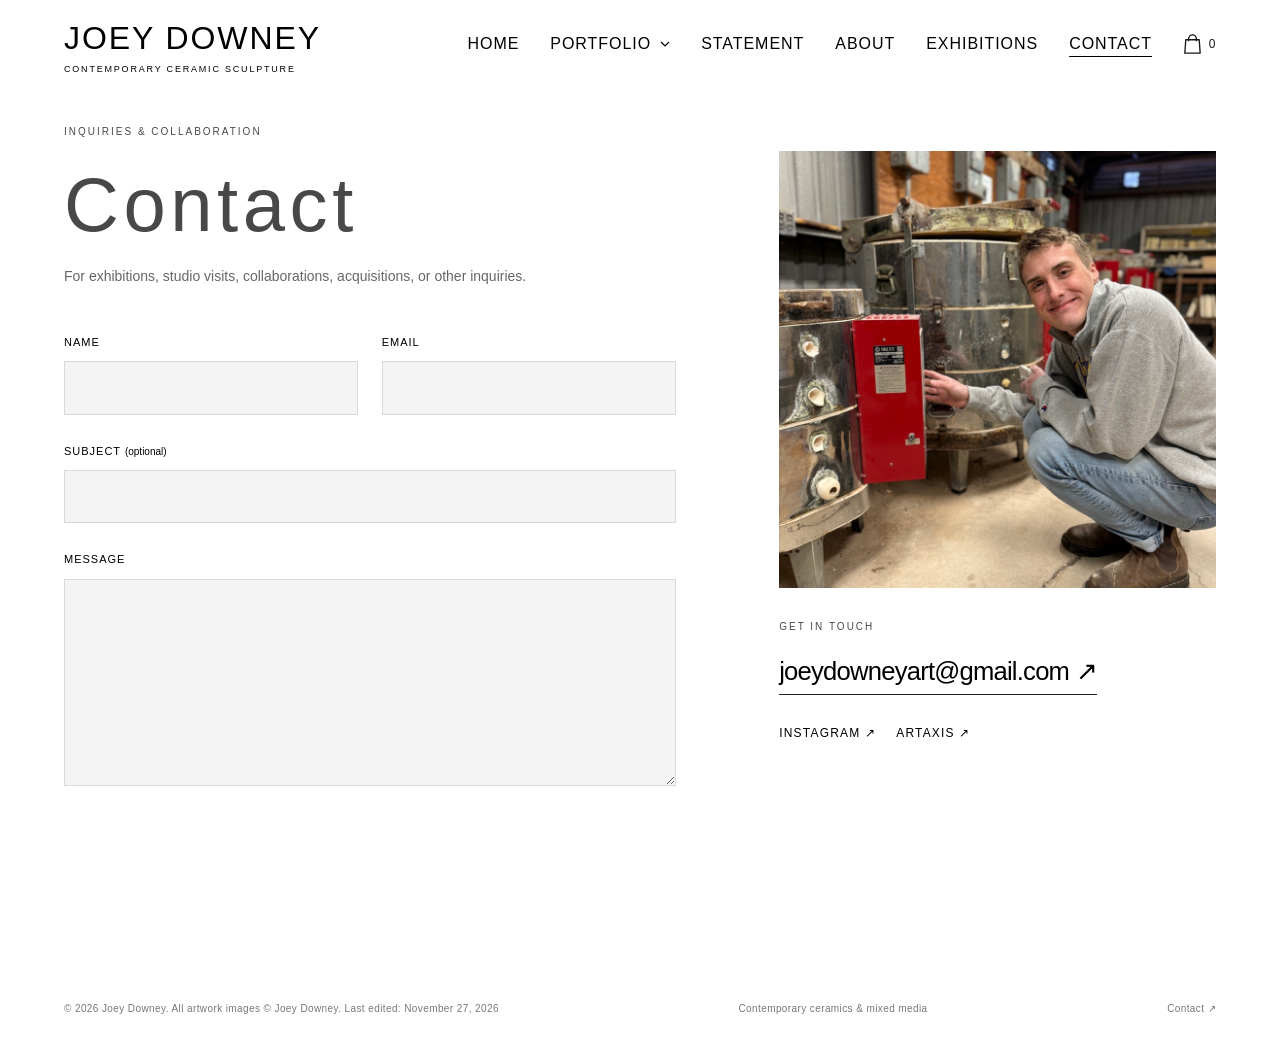
<file: contact.html>
<!DOCTYPE html>
<html lang="en"><head><meta charset="utf-8"/><meta content="width=device-width,initial-scale=1" name="viewport"/><meta content="Joey Downey — contemporary ceramic sculpture and mixed-media artist portfolio." name="description"/><title>Contact | Joey Downey</title><link rel="icon" type="image/png" sizes="192x192" href="/favicon.png?v=jd-restored-20261031"/><link rel="apple-touch-icon" href="/favicon.png?v=jd-restored-20261031"/><style>500;600&family=Manrope:wght@400;500;600&display=swap');
:root{--ink:#171717;--muted:#777;--border:#e7e7e7;--white:#fff}*{box-sizing:border-box}html{scroll-behavior:smooth}body{margin:0;background:#fff;color:var(--ink);font-family:Manrope,Arial,sans-serif;font-size:14px;line-height:1.75}a{color:inherit;text-decoration:none}a:hover{opacity:.6}img{display:block;max-width:100%}button{font:inherit}header{height:88px;border-bottom:1px solid var(--border);display:flex;align-items:center;justify-content:space-between;padding:0 5%;background:white;position:sticky;top:0;z-index:10}.brand{font-family:"Helvetica Neue",Helvetica,Arial,sans-serif;font-size:32px;letter-spacing:.06em;font-weight:200}.brand small{display:block;font-size:9px;font-weight:400;letter-spacing:.2em;color:var(--muted);text-transform:uppercase;margin-top:-4px}.nav{display:flex;gap:31px;align-items:center}.nav a{font-family:"Helvetica Neue",Helvetica,Arial,sans-serif;font-size:16px;font-weight:200;letter-spacing:.06em;text-transform:uppercase}.nav a.active{text-decoration:underline;text-underline-offset:7px}.menu{display:none;background:none;border:0;font-size:26px;cursor:pointer}.wrap{width:min(1300px,90%);margin:auto}.eyebrow{text-transform:uppercase;letter-spacing:.2em;font-size:10px;color:var(--muted);margin:0 0 24px}.home-hero{padding-top:80px;padding-bottom:105px;display:grid;grid-template-columns:40% 1fr;gap:6%;align-items:center}.home-hero h1{font-size:clamp(56px,8vw,125px);line-height:1.02;letter-spacing:-.07em;font-weight:400;margin:0 0 35px}.home-hero p.lead{max-width:360px;font-size:14px;color:#555;line-height:2}.home-image{height:610px;overflow:hidden}.home-image img{width:100%;height:100%;object-fit:contain}.arrow-link{display:inline-flex;gap:24px;align-items:center;font-size:11px;text-transform:uppercase;letter-spacing:.13em;border-bottom:1px solid #222;padding-bottom:10px;margin-top:21px}.section{padding:90px 0;border-top:1px solid var(--border)}.section-title{font-size:clamp(35px,5.5vw,70px);font-weight:400;letter-spacing:-.06em;line-height:1.15;margin:0 0 30px}.section-top{display:flex;justify-content:space-between;gap:35px;align-items:end;margin-bottom:40px}.section-top .section-title{margin:0}.section-top p{max-width:320px;color:#666;margin:0}.grid{display:grid;grid-template-columns:repeat(3,minmax(0,1fr));gap:55px 26px}.item img{height:390px;width:100%;object-fit:contain;background:#fff;transition:transform .25s}.item:hover img{transform:scale(1.025)}.item{cursor:pointer}.item-title{font-size:14px;font-weight:500;margin:17px 0 2px}.item-desc{color:#888;font-size:11px;margin:0}.split{display:grid;grid-template-columns:1fr 1fr;gap:10%;align-items:center}.split img{width:100%;height:530px;object-fit:contain}.split-text{max-width:550px}.split-text p{color:#555;line-height:2;font-size:14px}.quote{font-size:clamp(33px,5vw,76px);line-height:1.2;letter-spacing:-.05em;font-weight:400;max-width:950px;margin:0 0 34px}.statement-preview p{color:#666;max-width:640px}.events{border-top:1px solid var(--border)}.event{border-bottom:1px solid var(--border);padding:25px 0;display:grid;grid-template-columns:125px 1fr 235px;gap:20px;align-items:start}.event small,.event .place{color:#888;font-size:11px}.event h3{font-size:17px;font-weight:500;margin:0 0 5px}.event p{margin:0;color:#777;font-size:12px}.event .place{text-align:right}.page-hero{padding-top:85px;padding-bottom:70px}.page-hero h1{font-size:clamp(57px,9vw,125px);line-height:1.05;letter-spacing:-.07em;font-weight:400;margin:0 0 20px}.page-hero p:last-child{max-width:570px;color:#666}.page-body{padding-bottom:110px}.prose{max-width:750px;font-size:16px;color:#484848;line-height:2.2}.prose p{margin:0 0 26px}.prose .quote{color:#171717;font-size:clamp(35px,6vw,78px);margin:0 0 60px}.about-layout{display:grid;grid-template-columns:42% 1fr;gap:9%;align-items:start}.portrait{width:100%;object-fit:cover;max-height:700px}.detail-heading{font-size:24px;font-weight:400;margin:50px 0 14px}.cvline{padding:16px 0;border-top:1px solid var(--border);font-size:13px}.cvline:last-child{border-bottom:1px solid var(--border)}.contact-email{font-size:clamp(27px,4.5vw,64px);letter-spacing:-.055em;overflow-wrap:anywhere;border-bottom:1px solid #222;display:inline-block;margin:45px 0}.contact-links{display:flex;gap:35px;font-size:12px;text-transform:uppercase;letter-spacing:.1em}.end-cta{padding:85px 0;border-top:1px solid var(--border)}.end-cta h2{font-size:clamp(32px,5vw,60px);font-weight:400;letter-spacing:-.055em;margin:0}.footer{border-top:1px solid var(--border);padding:30px 5%;display:flex;justify-content:space-between;gap:25px;color:#777;font-size:10px;letter-spacing:.04em}.lightbox{position:fixed;inset:0;z-index:99;background:rgba(255,255,255,.98);display:none;align-items:center;justify-content:center;flex-direction:column;padding:70px 5% 45px}.lightbox.show{display:flex}.lightbox img{max-width:90vw;max-height:75vh;object-fit:contain}.lightbox p{font-size:12px}.lightbox button{cursor:pointer;background:white;border:1px solid #ddd;padding:8px 15px}.lightbox .close{position:absolute;right:5%;top:25px;border:0;font-size:25px}.lightbox-controls{display:flex;gap:15px}@media(max-width:850px){header{height:72px}.menu{display:block}.nav{display:none;position:absolute;top:72px;left:0;right:0;flex-direction:column;align-items:flex-start;background:white;padding:24px 5%;border-bottom:1px solid #eee}.nav.open{display:flex}.home-hero{grid-template-columns:1fr;padding-top:50px;gap:35px}.home-image{height:480px}.grid{grid-template-columns:repeat(2,1fr)}.split,.about-layout{grid-template-columns:1fr;gap:35px}.split img{height:460px}.event{grid-template-columns:90px 1fr}.event .place{text-align:left;grid-column:2}.section{padding:70px 0}}@media(max-width:540px){.grid{grid-template-columns:1fr}.item img{height:440px}.section-top{display:block}.section-top p{margin-top:20px}.footer{flex-direction:column}.home-image{height:380px}.page-hero{padding-top:55px}.about-layout .portrait{max-height:470px}}
.page-hero h1,.home-hero h1{font-size:clamp(42px,6vw,76px);color:var(--ink)}h1,h2,h3,h4,h5,h6,p.eyebrow{color:var(--ink)}.page-hero h1,.home-hero h1,h1,h2,h3,h4,h5,h6,p.eyebrow{color:#484848}</style><style id="heading-typography">h1,h2,h3,h4,h5,h6{font-family:"Helvetica Neue",Helvetica,Arial,sans-serif!important;font-weight:200!important;letter-spacing:.06em!important}</style><style id="contact-form-styles">.contact-layout{display:grid;grid-template-columns:minmax(0,1.4fr) minmax(0,1fr);gap:9%;align-items:start;padding-top:15px}.contact-form{min-width:0}.contact-form-row{display:grid;grid-template-columns:1fr 1fr;gap:24px}.contact-field{margin-bottom:27px}.contact-field label{display:block;font-size:11px;letter-spacing:.09em;text-transform:uppercase;margin-bottom:9px}.contact-field label span{color:var(--muted);font-size:10px;text-transform:none;letter-spacing:0}.contact-field input,.contact-field textarea{display:block;width:100%;border:1px solid #d9d9d9;border-radius:0;padding:13px 14px;background:#f4f4f4;color:var(--ink);font:inherit;font-size:16px;line-height:1.6}.contact-field textarea{resize:vertical;min-height:180px}.contact-field input:focus,.contact-field textarea:focus{outline:2px solid var(--ink);outline-offset:2px}.contact-send{display:inline-flex;justify-content:space-between;align-items:center;gap:35px;padding:14px 22px;border:1px solid var(--ink);border-radius:0;background:var(--ink);color:#fff;font-size:11px;letter-spacing:.1em;text-transform:uppercase;cursor:pointer}.contact-send:hover{background:#484848}.contact-send:focus-visible{outline:2px solid var(--ink);outline-offset:4px}.contact-direct .contact-email{font-size:clamp(18px,2vw,28px);margin:0 0 28px;letter-spacing:-.03em}.contact-direct .eyebrow{margin-bottom:14px}.contact-direct .contact-links{flex-wrap:wrap;gap:20px}.contact-success{border-left:2px solid var(--ink);padding-left:16px;margin:25px 0 0;color:#484848}@media(max-width:850px){.contact-layout{grid-template-columns:1fr;gap:55px}}@media(max-width:540px){.contact-form-row{grid-template-columns:1fr;gap:0}.contact-layout{padding-top:0}.contact-send{width:100%}}</style><style id="contact-photo-styles">.contact-photo{width:100%;aspect-ratio:1;overflow:hidden;margin:0 0 30px;background:#f4f4f4}.contact-photo img{width:100%;height:100%;object-fit:cover;object-position:center}.contact-layout{padding-top:35px}.contact-main .page-hero{padding:0 0 30px}.contact-direct{padding-top:28px}@media(max-width:850px){.contact-direct{padding-top:0}}</style><style id="back-to-top-styles">.back-to-top{position:fixed;right:24px;bottom:24px;z-index:20;display:inline-flex;align-items:center;gap:10px;padding:12px 16px;border:1px solid #d9d9d9;background:#fff;color:#171717;box-shadow:0 2px 12px #0000000d;font:inherit;font-size:11px;letter-spacing:.06em;cursor:pointer}.back-to-top[hidden]{display:none}.back-to-top:hover{background:#f4f4f4}.back-to-top:focus-visible{outline:2px solid #171717;outline-offset:3px}@media(max-width:540px){.back-to-top{right:16px;bottom:16px}}</style><style id="home-nav-styles">.nav .home-nav{display:block;opacity:1;visibility:visible;flex-shrink:0}@keyframes home-nav-fade{from{opacity:0}to{opacity:1}}.home-nav-enter .nav a,.home-nav-enter header>.brand{animation:home-nav-fade 1.2s ease}@media(min-width:851px) and (max-width:1100px){header .brand{font-size:26px}.nav{gap:16px}.nav a{font-size:13px}}@media(prefers-reduced-motion:reduce){.nav .home-nav,.home-nav-enter .nav a,.home-nav-enter header>.brand{animation:none}}</style><style id="contact-email-weight">.contact-direct .contact-email{font-family:"Helvetica Neue",Helvetica,Arial,sans-serif;font-weight:200}</style><style id="home-return-fade">.home-nav-leave header>.brand,.home-nav-leave .nav a{animation:none!important;opacity:0;transition:opacity .4s ease}@media(prefers-reduced-motion:reduce){.home-nav-leave header>.brand,.home-nav-leave .nav a{transition:none}}</style><style id="home-transition-pending">.home-nav-pending header>.brand,.home-nav-pending .nav a{opacity:0}@media(prefers-reduced-motion:reduce){.home-nav-pending header>.brand,.home-nav-pending .nav a{opacity:1}}</style><link rel="stylesheet" href="navigation.css?v=1"/><script src="navigation.js?v=3"></script><link rel="stylesheet" href="shop.css?v=7"/><script defer src="shop-catalog.js?v=1"></script><script defer src="shop.js?v=6"></script></head><body><header><a class="brand" href="index.html">JOEY DOWNEY<small>Contemporary ceramic sculpture</small></a><button aria-expanded="false" aria-label="Toggle menu" class="menu">☰</button><nav class="nav"><a class="home-nav" href="index.html">Home</a><details class="portfolio-menu"><summary>Portfolio <svg aria-hidden="true" width="10" height="6" viewBox="0 0 10 6" fill="none"><path d="m1 1 4 4 4-4" stroke="currentColor" stroke-width="1.2"/></svg></summary><div class="portfolio-options"><a href="portfolio.html">Portfolio</a><a href="a-childs-idea-of-rescue.html">A Child’s Idea of Rescue</a></div></details><a class="" href="statement.html">Statement</a><a class="" href="about.html">About</a><a class="" href="exhibitions.html">Exhibitions</a><a class="active" href="contact.html">Contact</a></nav></header><main><div class="wrap"><section class="page-body"><div class="contact-layout"><div class="contact-main"><section class="page-hero"><p class="eyebrow">Inquiries &amp; collaboration</p><h1>Contact</h1><p>For exhibitions, studio visits, collaborations, acquisitions, or other inquiries.</p></section><form class="contact-form" action="https://formsubmit.co/joeydowneyart@gmail.com" method="POST"><input type="hidden" name="_subject" value="New inquiry from joeydowney.com"/><input type="hidden" name="_next" value="https://joeydowney.com/contact.html?sent=1"/><input type="hidden" name="_template" value="table"/><div class="contact-form-row"><div class="contact-field"><label for="contact-name">Name</label><input id="contact-name" name="name" type="text" autocomplete="name" maxlength="150" required/></div><div class="contact-field"><label for="contact-reply-email">Email</label><input id="contact-reply-email" name="email" type="email" autocomplete="email" maxlength="254" required/></div></div><div class="contact-field"><label for="contact-subject">Subject <span>(optional)</span></label><input id="contact-subject" name="subject" type="text" maxlength="200"/></div><div class="contact-field"><label for="contact-message">Message</label><textarea id="contact-message" name="message" rows="7" maxlength="10000" required></textarea></div><button class="contact-send" type="submit">Send message <span aria-hidden="true">↗︎</span></button><p id="contact-success" class="contact-success" role="status" hidden>Thank you for your message. I’ll be in touch soon.</p></form></div><aside class="contact-direct"><div class="contact-photo"><img src="assets/contact-studio.jpg" alt="Joey Downey beside ceramic kilns in the studio" width="900" height="1200" decoding="async"/></div><p class="eyebrow">Get in touch</p><a class="contact-email" href="mailto:joeydowneyart@gmail.com">joeydowneyart@gmail.com ↗︎</a><div class="contact-links"><a href="https://instagram.com/joeydowneyart" rel="noopener noreferrer" target="_blank">Instagram ↗︎</a><a href="https://artaxis.org/artist/joey-downey/" rel="noopener noreferrer" target="_blank">ArtAxis ↗︎</a></div></aside></div></section></div></main><footer class="footer"><span>© 2026 Joey Downey. All artwork images © Joey Downey. <span class="last-edited">Last edited: <time datetime="2026-11-27">November 27, 2026</time></span></span><span>Contemporary ceramics &amp; mixed media</span><a href="mailto:joeydowneyart@gmail.com">Contact ↗︎</a></footer><script>const ART_IMAGES={};
(()=>{const menu=document.querySelector('.menu');const nav=document.querySelector('.nav');if(!menu||!nav)return;function closeMenu(){nav.classList.remove('open');menu.setAttribute('aria-expanded','false')}menu.addEventListener('click',()=>{nav.classList.toggle('open');menu.setAttribute('aria-expanded',String(nav.classList.contains('open')))});document.addEventListener('click',event=>{if(nav.classList.contains('open')&&!menu.contains(event.target)&&!nav.contains(event.target))closeMenu()});document.addEventListener('keydown',event=>{if(event.key==='Escape'&&nav.classList.contains('open')){closeMenu();menu.focus()}})})();const lb=document.getElementById('lightbox');if(lb){let current='';document.querySelectorAll('[data-full]').forEach(x=>{x.addEventListener('click',()=>{current=x.dataset.full;document.getElementById('lb-img').src=ART_IMAGES[current];document.getElementById('lb-caption').textContent=x.dataset.title||'';const d=document.getElementById('detail');d.hidden=!x.dataset.detail;d.dataset.detail=x.dataset.detail||'';d.dataset.full=current;d.textContent='View detail';lb.classList.add('show')})});document.getElementById('detail').addEventListener('click',e=>{const btn=e.currentTarget;const img=document.getElementById('lb-img');let show=img.src.endsWith(btn.dataset.full);img.src=ART_IMAGES[show?btn.dataset.detail:btn.dataset.full];btn.textContent=show?'View full artwork':'View detail'});document.querySelector('.close').onclick=()=>lb.classList.remove('show');lb.addEventListener('click',e=>{if(e.target===lb)lb.classList.remove('show')});document.addEventListener('keydown',e=>{if(e.key==='Escape')lb.classList.remove('show')})}</script><script>if(new URLSearchParams(window.location.search).get('sent')==='1'){document.getElementById('contact-success').hidden=false;document.getElementById('contact-success').scrollIntoView({block:'center'});}</script><button type="button" class="back-to-top" aria-label="Back to top of page" hidden><span aria-hidden="true">↑︎</span> Back to top</button><script>(()=>{const button=document.querySelector(".back-to-top");const update=()=>{button.hidden=window.scrollY<400;};window.addEventListener("scroll",update,{passive:true});update();button.addEventListener("click",()=>{const reduced=window.matchMedia("(prefers-reduced-motion: reduce)").matches;if(reduced){const old=document.documentElement.style.scrollBehavior;document.documentElement.style.scrollBehavior="auto";window.scrollTo(0,0);document.documentElement.style.scrollBehavior=old;}else{window.scrollTo({top:0,behavior:"smooth"});}const target=document.querySelector("header a");if(target)target.focus({preventScroll:true});});})();</script></body></html>
</file>
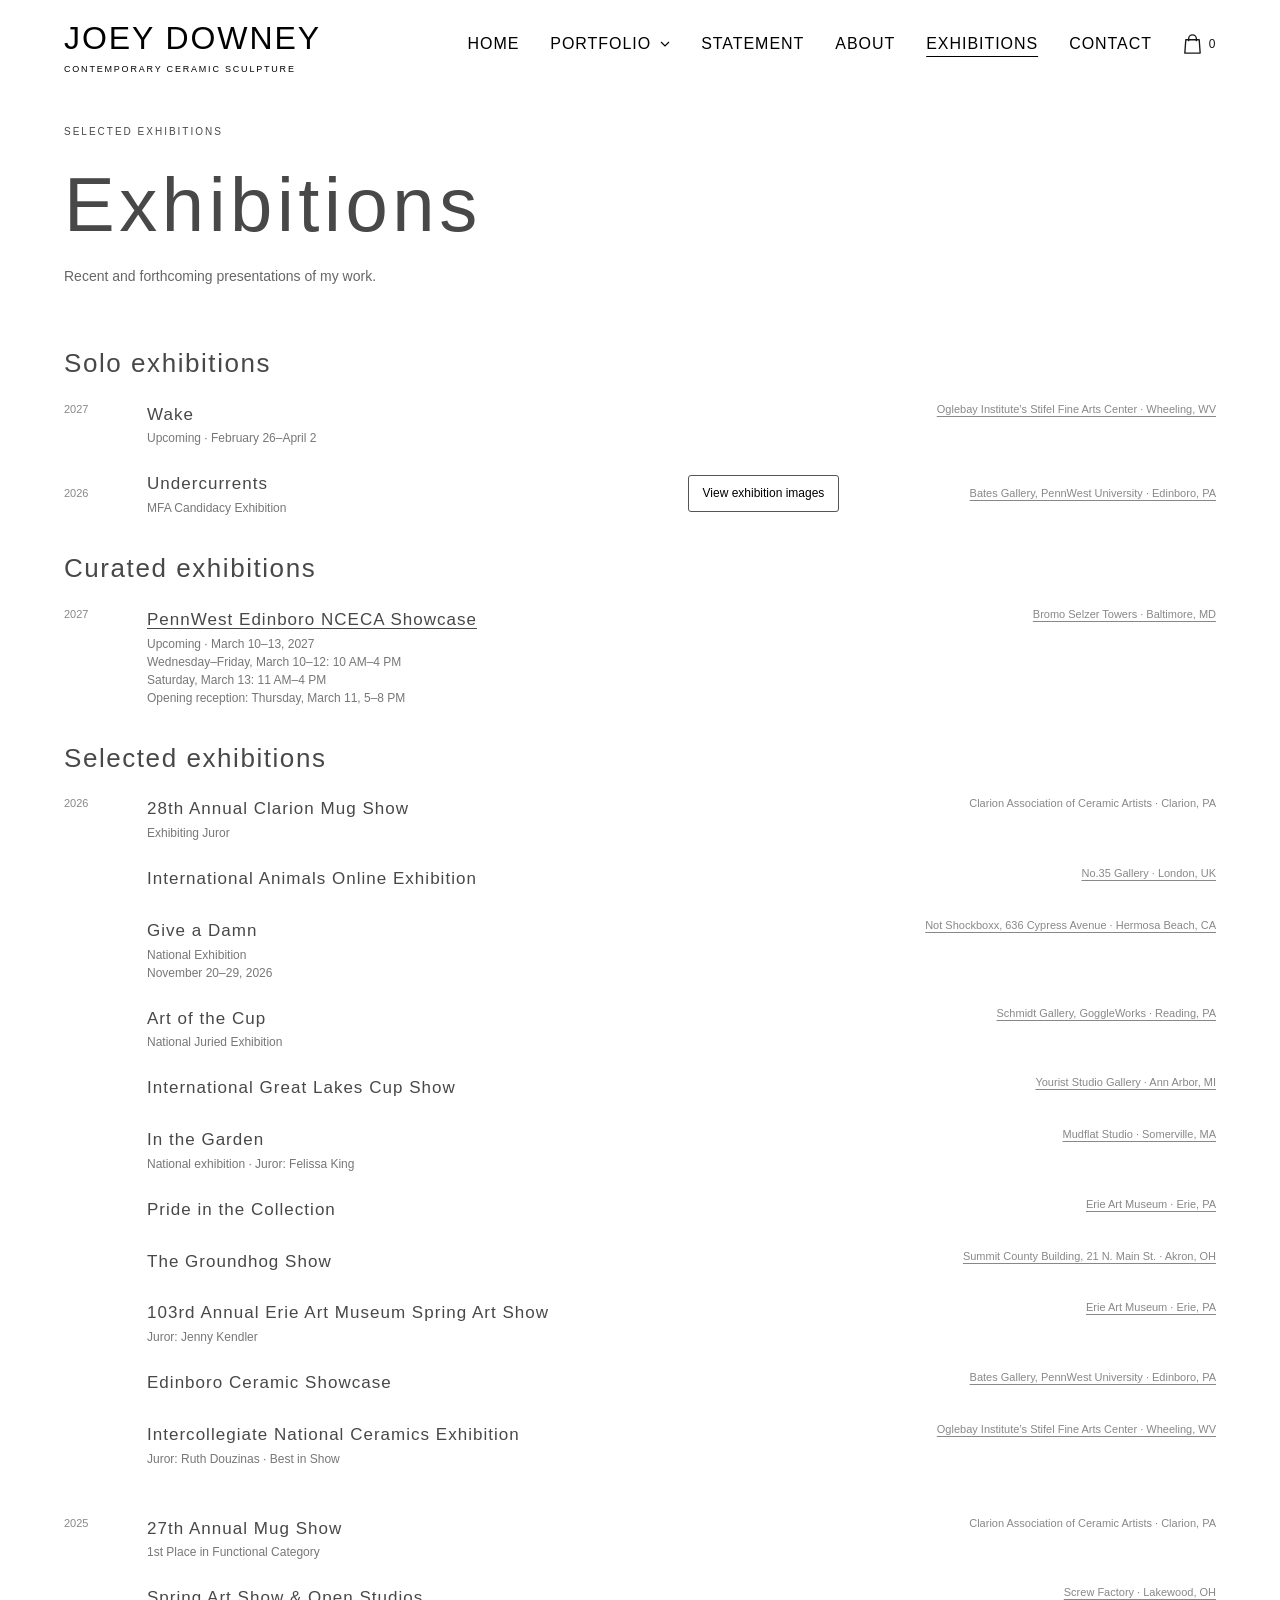
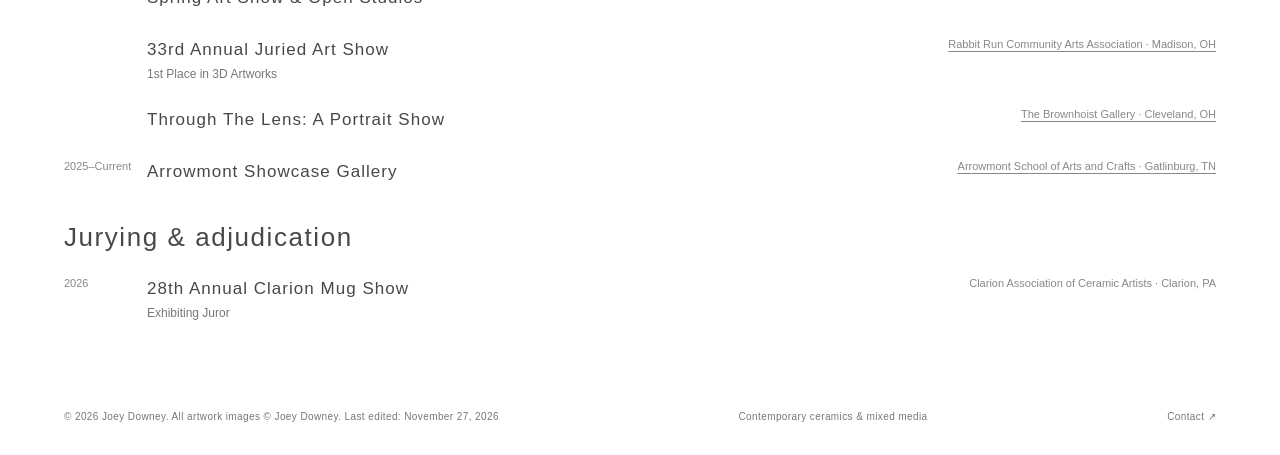
<file: exhibitions.html>
<!DOCTYPE html>
<html lang="en"><head><meta charset="utf-8"/><meta content="width=device-width,initial-scale=1" name="viewport"/><meta content="Joey Downey — contemporary ceramic sculpture and mixed-media artist portfolio." name="description"/><title>Exhibitions | Joey Downey</title><link rel="icon" type="image/png" sizes="192x192" href="/favicon.png?v=jd-restored-20261031"/><link rel="apple-touch-icon" href="/favicon.png?v=jd-restored-20261031"/><style>500;600&family=Manrope:wght@400;500;600&display=swap');
:root{--ink:#171717;--muted:#777;--border:#e7e7e7;--white:#fff}*{box-sizing:border-box}html{scroll-behavior:smooth}body{margin:0;background:#fff;color:var(--ink);font-family:Manrope,Arial,sans-serif;font-size:14px;line-height:1.75}a{color:inherit;text-decoration:none}a:hover{opacity:.6}img{display:block;max-width:100%}button{font:inherit}header{height:88px;border-bottom:1px solid var(--border);display:flex;align-items:center;justify-content:space-between;padding:0 5%;background:white;position:sticky;top:0;z-index:10}.brand{font-family:"Helvetica Neue",Helvetica,Arial,sans-serif;font-size:32px;letter-spacing:.06em;font-weight:200}.brand small{display:block;font-size:9px;font-weight:400;letter-spacing:.2em;color:var(--muted);text-transform:uppercase;margin-top:-4px}.nav{display:flex;gap:31px;align-items:center}.nav a{font-family:"Helvetica Neue",Helvetica,Arial,sans-serif;font-size:16px;font-weight:200;letter-spacing:.06em;text-transform:uppercase}.nav a.active{text-decoration:underline;text-underline-offset:7px}.menu{display:none;background:none;border:0;font-size:26px;cursor:pointer}.wrap{width:min(1300px,90%);margin:auto}.eyebrow{text-transform:uppercase;letter-spacing:.2em;font-size:10px;color:var(--muted);margin:0 0 24px}.home-hero{padding-top:80px;padding-bottom:105px;display:grid;grid-template-columns:40% 1fr;gap:6%;align-items:center}.home-hero h1{font-size:clamp(56px,8vw,125px);line-height:1.02;letter-spacing:-.07em;font-weight:400;margin:0 0 35px}.home-hero p.lead{max-width:360px;font-size:14px;color:#555;line-height:2}.home-image{height:610px;overflow:hidden}.home-image img{width:100%;height:100%;object-fit:contain}.arrow-link{display:inline-flex;gap:24px;align-items:center;font-size:11px;text-transform:uppercase;letter-spacing:.13em;border-bottom:1px solid #222;padding-bottom:10px;margin-top:21px}.section{padding:90px 0;border-top:1px solid var(--border)}.section-title{font-size:clamp(35px,5.5vw,70px);font-weight:400;letter-spacing:-.06em;line-height:1.15;margin:0 0 30px}.section-top{display:flex;justify-content:space-between;gap:35px;align-items:end;margin-bottom:40px}.section-top .section-title{margin:0}.section-top p{max-width:320px;color:#666;margin:0}.grid{display:grid;grid-template-columns:repeat(3,minmax(0,1fr));gap:55px 26px}.item img{height:390px;width:100%;object-fit:contain;background:#fff;transition:transform .25s}.item:hover img{transform:scale(1.025)}.item{cursor:pointer}.item-title{font-size:14px;font-weight:500;margin:17px 0 2px}.item-desc{color:#888;font-size:11px;margin:0}.split{display:grid;grid-template-columns:1fr 1fr;gap:10%;align-items:center}.split img{width:100%;height:530px;object-fit:contain}.split-text{max-width:550px}.split-text p{color:#555;line-height:2;font-size:14px}.quote{font-size:clamp(33px,5vw,76px);line-height:1.2;letter-spacing:-.05em;font-weight:400;max-width:950px;margin:0 0 34px}.statement-preview p{color:#666;max-width:640px}.events{border-top:1px solid var(--border)}.event{border-bottom:1px solid var(--border);padding:25px 0;display:grid;grid-template-columns:125px 1fr 235px;gap:20px;align-items:start}.event small,.event .place{color:#888;font-size:11px}.event h3{font-size:17px;font-weight:500;margin:0 0 5px}.event p{margin:0;color:#777;font-size:12px}.event .place{text-align:right}.page-hero{padding-top:85px;padding-bottom:70px}.page-hero h1{font-size:clamp(57px,9vw,125px);line-height:1.05;letter-spacing:-.07em;font-weight:400;margin:0 0 20px}.page-hero p:last-child{max-width:570px;color:#666}.page-body{padding-bottom:110px}.prose{max-width:750px;font-size:16px;color:#484848;line-height:2.2}.prose p{margin:0 0 26px}.prose .quote{color:#171717;font-size:clamp(35px,6vw,78px);margin:0 0 60px}.about-layout{display:grid;grid-template-columns:42% 1fr;gap:9%;align-items:start}.portrait{width:100%;object-fit:cover;max-height:700px}.detail-heading{font-size:24px;font-weight:400;margin:50px 0 14px}.cvline{padding:16px 0;border-top:1px solid var(--border);font-size:13px}.cvline:last-child{border-bottom:1px solid var(--border)}.contact-email{font-size:clamp(27px,4.5vw,64px);letter-spacing:-.055em;overflow-wrap:anywhere;border-bottom:1px solid #222;display:inline-block;margin:45px 0}.contact-links{display:flex;gap:35px;font-size:12px;text-transform:uppercase;letter-spacing:.1em}.end-cta{padding:85px 0;border-top:1px solid var(--border)}.end-cta h2{font-size:clamp(32px,5vw,60px);font-weight:400;letter-spacing:-.055em;margin:0}.footer{border-top:1px solid var(--border);padding:30px 5%;display:flex;justify-content:space-between;gap:25px;color:#777;font-size:10px;letter-spacing:.04em}.lightbox{position:fixed;inset:0;z-index:99;background:rgba(255,255,255,.98);display:none;align-items:center;justify-content:center;flex-direction:column;padding:70px 5% 45px}.lightbox.show{display:flex}.lightbox img{max-width:90vw;max-height:75vh;object-fit:contain}.lightbox p{font-size:12px}.lightbox button{cursor:pointer;background:white;border:1px solid #ddd;padding:8px 15px}.lightbox .close{position:absolute;right:5%;top:25px;border:0;font-size:25px}.lightbox-controls{display:flex;gap:15px}@media(max-width:850px){header{height:72px}.menu{display:block}.nav{display:none;position:absolute;top:72px;left:0;right:0;flex-direction:column;align-items:flex-start;background:white;padding:24px 5%;border-bottom:1px solid #eee}.nav.open{display:flex}.home-hero{grid-template-columns:1fr;padding-top:50px;gap:35px}.home-image{height:480px}.grid{grid-template-columns:repeat(2,1fr)}.split,.about-layout{grid-template-columns:1fr;gap:35px}.split img{height:460px}.event{grid-template-columns:90px 1fr}.event .place{text-align:left;grid-column:2}.section{padding:70px 0}}@media(max-width:540px){.grid{grid-template-columns:1fr}.item img{height:440px}.section-top{display:block}.section-top p{margin-top:20px}.footer{flex-direction:column}.home-image{height:380px}.page-hero{padding-top:55px}.about-layout .portrait{max-height:470px}}
.page-hero h1,.home-hero h1{font-size:clamp(42px,6vw,76px);color:var(--ink)}h1,h2,h3,h4,h5,h6,p.eyebrow{color:var(--ink)}.page-hero h1,.home-hero h1,h1,h2,h3,h4,h5,h6,p.eyebrow{color:#484848}.exhibition-group+.exhibition-group{margin-top:65px}.exhibition-group h2{font-size:26px;line-height:1.3;font-weight:400;letter-spacing:-.025em;color:#484848;margin:0 0 24px}.exhibition-group .event{grid-template-columns:75px minmax(0,1fr) minmax(180px,32%)}@media(max-width:850px){.exhibition-group .event{grid-template-columns:65px minmax(0,1fr)}.exhibition-group .event .place{grid-column:2;text-align:left}}@media(max-width:540px){.exhibition-group+.exhibition-group{margin-top:45px}}.page-hero{padding-top:45px;padding-bottom:35px}@media(max-width:540px){.page-hero{padding-top:30px;padding-bottom:28px}}.event .place a{text-decoration:underline;text-underline-offset:3px;text-decoration-thickness:1px}.event .place a:focus-visible{outline:2px solid currentColor;outline-offset:4px}.page-hero{padding-top:30px;padding-bottom:24px}.page-hero .eyebrow{margin-bottom:8px}.page-hero h1{margin-bottom:10px}.page-hero p:last-child{margin-bottom:0}.exhibition-group+.exhibition-group{margin-top:32px}.exhibition-group h2{margin-bottom:12px}.exhibition-group .event{padding:16px 0;gap:12px}.exhibition-group .event h3{margin-bottom:2px}.page-body{padding-bottom:60px}@media(max-width:540px){.page-hero{padding-top:24px;padding-bottom:20px}.exhibition-group+.exhibition-group{margin-top:28px}.exhibition-group .event{padding:13px 0;gap:10px}}.page-hero{padding-top:24px;padding-bottom:18px}.exhibition-group+.exhibition-group{margin-top:24px}.exhibition-group h2{margin-bottom:8px}.exhibition-group .event{padding:11px 0;gap:8px}.exhibition-group .event h3{margin-bottom:0}.exhibition-group .event p{line-height:1.5}.page-body{padding-bottom:45px}@media(max-width:540px){.page-hero{padding-top:20px;padding-bottom:16px}.exhibition-group+.exhibition-group{margin-top:22px}.exhibition-group .event{padding:10px 0;gap:6px}}.event h3 a{text-decoration:underline;text-underline-offset:3px;text-decoration-thickness:1px}.event h3 a:focus-visible{outline:2px solid currentColor;outline-offset:4px}</style><style id="heading-typography">h1,h2,h3,h4,h5,h6{font-family:"Helvetica Neue",Helvetica,Arial,sans-serif!important;font-weight:200!important;letter-spacing:.06em!important}</style><style id="back-to-top-styles">.back-to-top{position:fixed;right:24px;bottom:24px;z-index:20;display:inline-flex;align-items:center;gap:10px;padding:12px 16px;border:1px solid #d9d9d9;background:#fff;color:#171717;box-shadow:0 2px 12px #0000000d;font:inherit;font-size:11px;letter-spacing:.06em;cursor:pointer}.back-to-top[hidden]{display:none}.back-to-top:hover{background:#f4f4f4}.back-to-top:focus-visible{outline:2px solid #171717;outline-offset:3px}@media(max-width:540px){.back-to-top{right:16px;bottom:16px}}</style><style id="home-nav-styles">.nav .home-nav{display:block;opacity:1;visibility:visible;flex-shrink:0}@keyframes home-nav-fade{from{opacity:0}to{opacity:1}}.home-nav-enter .nav a,.home-nav-enter header>.brand{animation:home-nav-fade 1.2s ease}@media(min-width:851px) and (max-width:1100px){header .brand{font-size:26px}.nav{gap:16px}.nav a{font-size:13px}}@media(prefers-reduced-motion:reduce){.nav .home-nav,.home-nav-enter .nav a,.home-nav-enter header>.brand{animation:none}}</style><style id="exhibitions-divider-styles">.exhibitions-divider{border:0;border-top:1px solid var(--border);margin:0 0 40px}</style><style id="contact-aligned-headings">.page-hero{padding-top:35px}.page-hero .eyebrow{margin:0 0 24px;line-height:1.75}.page-hero h1{margin-bottom:20px}.statement-layout{padding-top:35px}.statement-layout .page-hero{padding-top:0}</style><style id="home-return-fade">.home-nav-leave header>.brand,.home-nav-leave .nav a{animation:none!important;opacity:0;transition:opacity .4s ease}@media(prefers-reduced-motion:reduce){.home-nav-leave header>.brand,.home-nav-leave .nav a{transition:none}}</style><style id="home-transition-pending">.home-nav-pending header>.brand,.home-nav-pending .nav a{opacity:0}@media(prefers-reduced-motion:reduce){.home-nav-pending header>.brand,.home-nav-pending .nav a{opacity:1}}</style><link rel="stylesheet" href="navigation.css?v=1"/><script src="navigation.js?v=3"></script><link rel="stylesheet" href="shop.css?v=7"/><script defer src="shop-catalog.js?v=1"></script><script defer src="shop.js?v=6"></script><style>
.exhibition-group .event-with-gallery{grid-template-columns:75px minmax(0,1fr) auto minmax(180px,32%);align-items:center}
.exhibition-images-link{display:inline-block;justify-self:center;border:1px solid #555;border-radius:3px;padding:9px 14px;font-size:12px;line-height:1.4;text-align:center}
.exhibition-images-link:hover{background:#f4f4f4;border-color:#222}
@media(max-width:850px){
  .exhibition-group .event-with-gallery{grid-template-columns:65px minmax(0,1fr)}
  .event-with-gallery .exhibition-images-link{grid-column:2;justify-self:start}
}
.exhibition-images-link:focus-visible{outline:2px solid currentColor;outline-offset:3px}
</style></head><body><header><a class="brand" href="index.html">JOEY DOWNEY<small>Contemporary ceramic sculpture</small></a><button aria-expanded="false" aria-label="Toggle menu" class="menu">☰</button><nav class="nav"><a class="home-nav" href="index.html">Home</a><details class="portfolio-menu"><summary>Portfolio <svg aria-hidden="true" width="10" height="6" viewBox="0 0 10 6" fill="none"><path d="m1 1 4 4 4-4" stroke="currentColor" stroke-width="1.2"/></svg></summary><div class="portfolio-options"><a href="portfolio.html">Portfolio</a><a href="a-childs-idea-of-rescue.html">A Child’s Idea of Rescue</a></div></details><a class="" href="statement.html">Statement</a><a class="" href="about.html">About</a><a class="active" href="exhibitions.html">Exhibitions</a><a class="" href="contact.html">Contact</a></nav></header><main><div class="wrap"><section class="page-hero"><p class="eyebrow">Selected exhibitions</p><h1>Exhibitions</h1><p>Recent and forthcoming presentations of my work.</p></section><hr class="exhibitions-divider"/><div class="page-body"><section class="exhibition-group" aria-labelledby="exhibition-group-0"><h2 id="exhibition-group-0">Solo exhibitions</h2><div class="events"><div class="event"><small>2027</small><div><h3>Wake</h3><p>Upcoming · February 26–April 2</p></div><span class="place"><a href="https://oionline.com/stifel/" target="_blank" rel="noopener noreferrer">Oglebay Institute’s Stifel Fine Arts Center · Wheeling, WV</a></span></div><div class="event event-with-gallery"><small>2026</small><div><h3>Undercurrents</h3><p>MFA Candidacy Exhibition</p></div><a class="exhibition-images-link" href="undercurrents.html">View exhibition images</a><span class="place"><a href="https://www.pennwest.edu/campuses/edinboro/" target="_blank" rel="noopener noreferrer">Bates Gallery, PennWest University · Edinboro, PA</a></span></div></div></section><section class="exhibition-group" aria-labelledby="exhibition-group-1"><h2 id="exhibition-group-1">Curated exhibitions</h2><div class="events"><div class="event"><small>2027</small><div><h3><a href="https://nceca.net/" target="_blank" rel="noopener noreferrer">PennWest Edinboro NCECA Showcase</a></h3><p>Upcoming · March 10–13, 2027<br/>Wednesday–Friday, March 10–12: 10 AM–4 PM<br/>Saturday, March 13: 11 AM–4 PM<br/>Opening reception: Thursday, March 11, 5–8 PM</p></div><span class="place"><a href="https://www.bromoseltzertower.com/" target="_blank" rel="noopener noreferrer">Bromo Selzer Towers · Baltimore, MD</a></span></div></div></section><section class="exhibition-group" aria-labelledby="exhibition-group-2"><h2 id="exhibition-group-2">Selected exhibitions</h2><div class="events"><div class="event"><small>2026</small><div><h3>28th Annual Clarion Mug Show</h3><p>Exhibiting Juror</p></div><span class="place">Clarion Association of Ceramic Artists · Clarion, PA</span></div><div class="event"><small></small><div><h3>International Animals Online Exhibition</h3></div><span class="place"><a href="https://www.no35gallery.co.uk/" target="_blank" rel="noopener noreferrer">No.35 Gallery · London, UK</a></span></div><div class="event"><small></small><div><h3>Give a Damn</h3><p>National Exhibition</p><p>November 20–29, 2026</p></div><span class="place"><a href="https://notshockboxx.com/" target="_blank" rel="noopener noreferrer">Not Shockboxx, 636 Cypress Avenue · Hermosa Beach, CA</a></span></div><div class="event"><small></small><div><h3>Art of the Cup</h3><p>National Juried Exhibition</p></div><span class="place"><a href="https://goggleworks.org/exhibitions/art-of-the-cup-2026/" target="_blank" rel="noopener noreferrer">Schmidt Gallery, GoggleWorks · Reading, PA</a></span></div><div class="event"><small></small><div><h3>International Great Lakes Cup Show</h3></div><span class="place"><a href="https://www.youristpottery.com/" target="_blank" rel="noopener noreferrer">Yourist Studio Gallery · Ann Arbor, MI</a></span></div><div class="event"><small></small><div><h3>In the Garden</h3><p>National exhibition · Juror: Felissa King</p></div><span class="place"><a href="https://www.mudflat.org/inthegarden" target="_blank" rel="noopener noreferrer">Mudflat Studio · Somerville, MA</a></span></div><div class="event"><small></small><div><h3>Pride in the Collection</h3></div><span class="place"><a href="https://www.erieartmuseum.org/" target="_blank" rel="noopener noreferrer">Erie Art Museum · Erie, PA</a></span></div><div class="event"><small></small><div><h3>The Groundhog Show</h3></div><span class="place"><a href="https://www.clappforart.com/groundhog-show" target="_blank" rel="noopener noreferrer">Summit County Building, 21 N. Main St. · Akron, OH</a></span></div><div class="event"><small></small><div><h3>103rd Annual Erie Art Museum Spring Art Show</h3><p>Juror: Jenny Kendler</p></div><span class="place"><a href="https://www.erieartmuseum.org/" target="_blank" rel="noopener noreferrer">Erie Art Museum · Erie, PA</a></span></div><div class="event"><small></small><div><h3>Edinboro Ceramic Showcase</h3></div><span class="place"><a href="https://www.pennwest.edu/campuses/edinboro/" target="_blank" rel="noopener noreferrer">Bates Gallery, PennWest University · Edinboro, PA</a></span></div><div class="event"><small></small><div><h3>Intercollegiate National Ceramics Exhibition</h3><p>Juror: Ruth Douzinas · Best in Show</p></div><span class="place"><a href="https://oionline.com/stifel/" target="_blank" rel="noopener noreferrer">Oglebay Institute’s Stifel Fine Arts Center · Wheeling, WV</a></span></div><div class="event" style="margin-top:24px"><small>2025</small><div><h3>27th Annual Mug Show</h3><p>1st Place in Functional Category</p></div><span class="place">Clarion Association of Ceramic Artists · Clarion, PA</span></div><div class="event"><small></small><div><h3>Spring Art Show &amp; Open Studios</h3></div><span class="place"><a href="https://www.screwfactoryartists.org/" target="_blank" rel="noopener noreferrer">Screw Factory · Lakewood, OH</a></span></div><div class="event"><small></small><div><h3>33rd Annual Juried Art Show</h3><p>1st Place in 3D Artworks</p></div><span class="place"><a href="https://rabbitrun.org/" target="_blank" rel="noopener noreferrer">Rabbit Run Community Arts Association · Madison, OH</a></span></div><div class="event"><small></small><div><h3>Through The Lens: A Portrait Show</h3></div><span class="place"><a href="https://www.thebrownhoist.com/" target="_blank" rel="noopener noreferrer">The Brownhoist Gallery · Cleveland, OH</a></span></div><div class="event"><small>2025–Current</small><div><h3>Arrowmont Showcase Gallery</h3></div><span class="place"><a href="https://arrowmont.org/" target="_blank" rel="noopener noreferrer">Arrowmont School of Arts and Crafts · Gatlinburg, TN</a></span></div></div></section><section class="exhibition-group" aria-labelledby="exhibition-group-3"><h2 id="exhibition-group-3">Jurying &amp; adjudication</h2><div class="events"><div class="event"><small>2026</small><div><h3>28th Annual Clarion Mug Show</h3><p>Exhibiting Juror</p></div><span class="place">Clarion Association of Ceramic Artists · Clarion, PA</span></div></div></section>
</div></div></main><footer class="footer"><span>© 2026 Joey Downey. All artwork images © Joey Downey. <span class="last-edited">Last edited: <time datetime="2026-11-27">November 27, 2026</time></span></span><span>Contemporary ceramics &amp; mixed media</span><a href="mailto:joeydowneyart@gmail.com">Contact ↗︎</a></footer><script>const ART_IMAGES={};
(()=>{const menu=document.querySelector('.menu');const nav=document.querySelector('.nav');if(!menu||!nav)return;function closeMenu(){nav.classList.remove('open');menu.setAttribute('aria-expanded','false')}menu.addEventListener('click',()=>{nav.classList.toggle('open');menu.setAttribute('aria-expanded',String(nav.classList.contains('open')))});document.addEventListener('click',event=>{if(nav.classList.contains('open')&&!menu.contains(event.target)&&!nav.contains(event.target))closeMenu()});document.addEventListener('keydown',event=>{if(event.key==='Escape'&&nav.classList.contains('open')){closeMenu();menu.focus()}})})();const lb=document.getElementById('lightbox');if(lb){let current='';document.querySelectorAll('[data-full]').forEach(x=>{x.addEventListener('click',()=>{current=x.dataset.full;document.getElementById('lb-img').src=ART_IMAGES[current];document.getElementById('lb-caption').textContent=x.dataset.title||'';const d=document.getElementById('detail');d.hidden=!x.dataset.detail;d.dataset.detail=x.dataset.detail||'';d.dataset.full=current;d.textContent='View detail';lb.classList.add('show')})});document.getElementById('detail').addEventListener('click',e=>{const btn=e.currentTarget;const img=document.getElementById('lb-img');let show=img.src.endsWith(btn.dataset.full);img.src=ART_IMAGES[show?btn.dataset.detail:btn.dataset.full];btn.textContent=show?'View full artwork':'View detail'});document.querySelector('.close').onclick=()=>lb.classList.remove('show');lb.addEventListener('click',e=>{if(e.target===lb)lb.classList.remove('show')});document.addEventListener('keydown',e=>{if(e.key==='Escape')lb.classList.remove('show')})}</script><button type="button" class="back-to-top" aria-label="Back to top of page" hidden><span aria-hidden="true">↑︎</span> Back to top</button><script>(()=>{const button=document.querySelector(".back-to-top");const update=()=>{button.hidden=window.scrollY<400;};window.addEventListener("scroll",update,{passive:true});update();button.addEventListener("click",()=>{const reduced=window.matchMedia("(prefers-reduced-motion: reduce)").matches;if(reduced){const old=document.documentElement.style.scrollBehavior;document.documentElement.style.scrollBehavior="auto";window.scrollTo(0,0);document.documentElement.style.scrollBehavior=old;}else{window.scrollTo({top:0,behavior:"smooth"});}const target=document.querySelector("header a");if(target)target.focus({preventScroll:true});});})();</script></body></html>
</file>
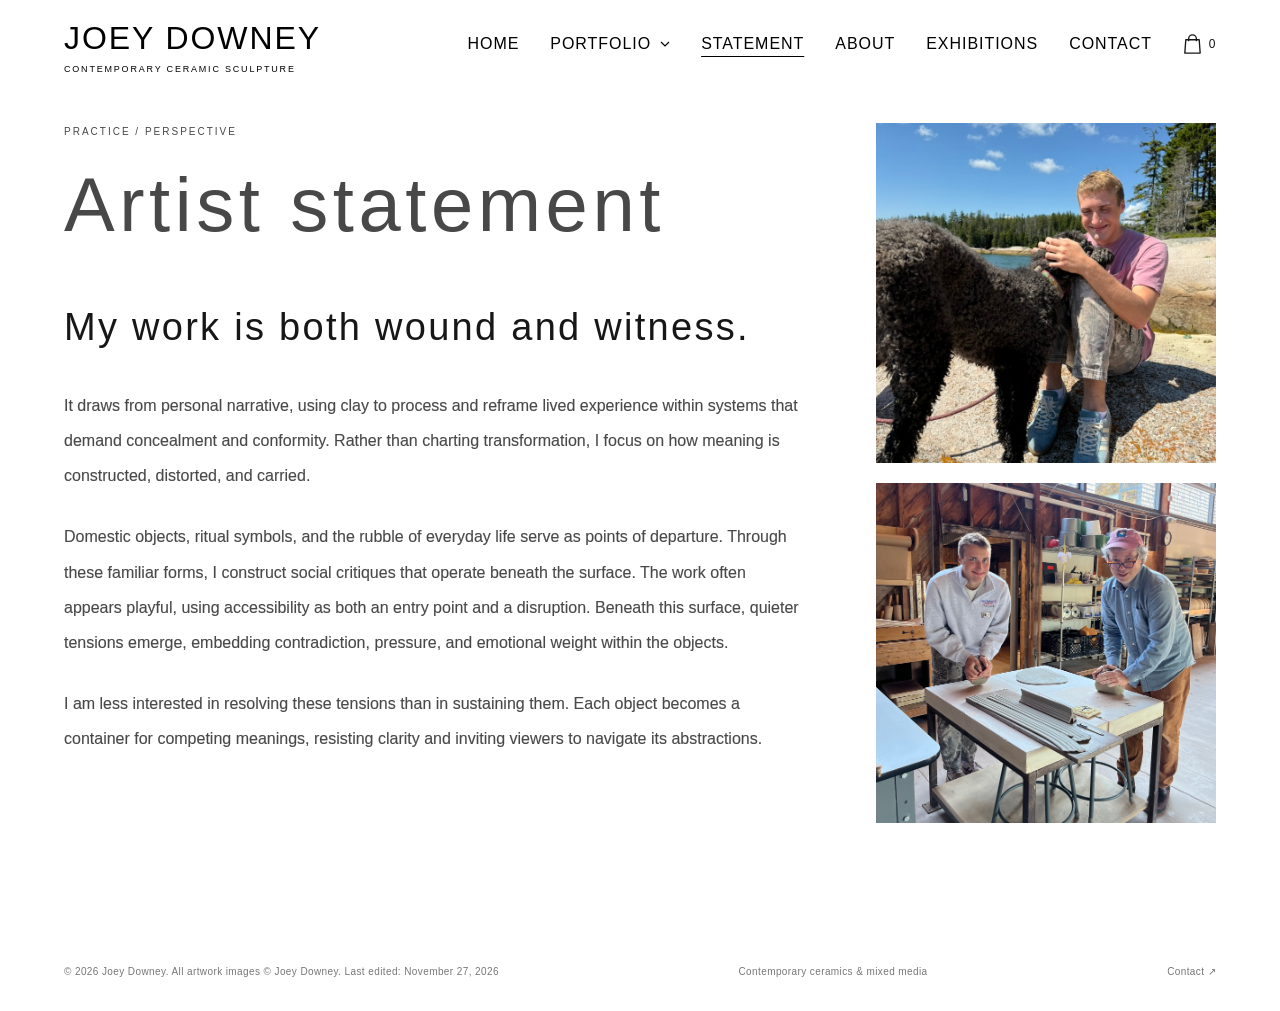
<file: statement.html>
<!DOCTYPE html>
<html lang="en"><head><meta charset="utf-8"/><meta content="width=device-width,initial-scale=1" name="viewport"/><meta content="Joey Downey — contemporary ceramic sculpture and mixed-media artist portfolio." name="description"/><title>Statement | Joey Downey</title><link rel="icon" type="image/png" sizes="192x192" href="/favicon.png?v=jd-restored-20261031"/><link rel="apple-touch-icon" href="/favicon.png?v=jd-restored-20261031"/><style>500;600&family=Manrope:wght@400;500;600&display=swap');
:root{--ink:#171717;--muted:#777;--border:#e7e7e7;--white:#fff}*{box-sizing:border-box}html{scroll-behavior:smooth}body{margin:0;background:#fff;color:var(--ink);font-family:Manrope,Arial,sans-serif;font-size:14px;line-height:1.75}a{color:inherit;text-decoration:none}a:hover{opacity:.6}img{display:block;max-width:100%}button{font:inherit}header{height:88px;border-bottom:1px solid var(--border);display:flex;align-items:center;justify-content:space-between;padding:0 5%;background:white;position:sticky;top:0;z-index:10}.brand{font-family:"Helvetica Neue",Helvetica,Arial,sans-serif;font-size:32px;letter-spacing:.06em;font-weight:200}.brand small{display:block;font-size:9px;font-weight:400;letter-spacing:.2em;color:var(--muted);text-transform:uppercase;margin-top:-4px}.nav{display:flex;gap:31px;align-items:center}.nav a{font-family:"Helvetica Neue",Helvetica,Arial,sans-serif;font-size:16px;font-weight:200;letter-spacing:.06em;text-transform:uppercase}.nav a.active{text-decoration:underline;text-underline-offset:7px}.menu{display:none;background:none;border:0;font-size:26px;cursor:pointer}.wrap{width:min(1300px,90%);margin:auto}.eyebrow{text-transform:uppercase;letter-spacing:.2em;font-size:10px;color:var(--muted);margin:0 0 24px}.home-hero{padding-top:80px;padding-bottom:105px;display:grid;grid-template-columns:40% 1fr;gap:6%;align-items:center}.home-hero h1{font-size:clamp(56px,8vw,125px);line-height:1.02;letter-spacing:-.07em;font-weight:400;margin:0 0 35px}.home-hero p.lead{max-width:360px;font-size:14px;color:#555;line-height:2}.home-image{height:610px;overflow:hidden}.home-image img{width:100%;height:100%;object-fit:contain}.arrow-link{display:inline-flex;gap:24px;align-items:center;font-size:11px;text-transform:uppercase;letter-spacing:.13em;border-bottom:1px solid #222;padding-bottom:10px;margin-top:21px}.section{padding:90px 0;border-top:1px solid var(--border)}.section-title{font-size:clamp(35px,5.5vw,70px);font-weight:400;letter-spacing:-.06em;line-height:1.15;margin:0 0 30px}.section-top{display:flex;justify-content:space-between;gap:35px;align-items:end;margin-bottom:40px}.section-top .section-title{margin:0}.section-top p{max-width:320px;color:#666;margin:0}.grid{display:grid;grid-template-columns:repeat(3,minmax(0,1fr));gap:55px 26px}.item img{height:390px;width:100%;object-fit:contain;background:#fff;transition:transform .25s}.item:hover img{transform:scale(1.025)}.item{cursor:pointer}.item-title{font-size:14px;font-weight:500;margin:17px 0 2px}.item-desc{color:#888;font-size:11px;margin:0}.split{display:grid;grid-template-columns:1fr 1fr;gap:10%;align-items:center}.split img{width:100%;height:530px;object-fit:contain}.split-text{max-width:550px}.split-text p{color:#555;line-height:2;font-size:14px}.quote{font-size:clamp(33px,5vw,76px);line-height:1.2;letter-spacing:-.05em;font-weight:400;max-width:950px;margin:0 0 34px}.statement-preview p{color:#666;max-width:640px}.events{border-top:1px solid var(--border)}.event{border-bottom:1px solid var(--border);padding:25px 0;display:grid;grid-template-columns:125px 1fr 235px;gap:20px;align-items:start}.event small,.event .place{color:#888;font-size:11px}.event h3{font-size:17px;font-weight:500;margin:0 0 5px}.event p{margin:0;color:#777;font-size:12px}.event .place{text-align:right}.page-hero{padding-top:85px;padding-bottom:70px}.page-hero h1{font-size:clamp(57px,9vw,125px);line-height:1.05;letter-spacing:-.07em;font-weight:400;margin:0 0 20px}.page-hero p:last-child{max-width:570px;color:#666}.page-body{padding-bottom:110px}.prose{max-width:750px;font-size:16px;color:#484848;line-height:2.2}.prose p{margin:0 0 26px}.prose .quote{color:#171717;font-size:clamp(35px,6vw,78px);margin:0 0 60px}.about-layout{display:grid;grid-template-columns:42% 1fr;gap:9%;align-items:start}.portrait{width:100%;object-fit:cover;max-height:700px}.detail-heading{font-size:24px;font-weight:400;margin:50px 0 14px}.cvline{padding:16px 0;border-top:1px solid var(--border);font-size:13px}.cvline:last-child{border-bottom:1px solid var(--border)}.contact-email{font-size:clamp(27px,4.5vw,64px);letter-spacing:-.055em;overflow-wrap:anywhere;border-bottom:1px solid #222;display:inline-block;margin:45px 0}.contact-links{display:flex;gap:35px;font-size:12px;text-transform:uppercase;letter-spacing:.1em}.end-cta{padding:85px 0;border-top:1px solid var(--border)}.end-cta h2{font-size:clamp(32px,5vw,60px);font-weight:400;letter-spacing:-.055em;margin:0}.footer{border-top:1px solid var(--border);padding:30px 5%;display:flex;justify-content:space-between;gap:25px;color:#777;font-size:10px;letter-spacing:.04em}.lightbox{position:fixed;inset:0;z-index:99;background:rgba(255,255,255,.98);display:none;align-items:center;justify-content:center;flex-direction:column;padding:70px 5% 45px}.lightbox.show{display:flex}.lightbox img{max-width:90vw;max-height:75vh;object-fit:contain}.lightbox p{font-size:12px}.lightbox button{cursor:pointer;background:white;border:1px solid #ddd;padding:8px 15px}.lightbox .close{position:absolute;right:5%;top:25px;border:0;font-size:25px}.lightbox-controls{display:flex;gap:15px}@media(max-width:850px){header{height:72px}.menu{display:block}.nav{display:none;position:absolute;top:72px;left:0;right:0;flex-direction:column;align-items:flex-start;background:white;padding:24px 5%;border-bottom:1px solid #eee}.nav.open{display:flex}.home-hero{grid-template-columns:1fr;padding-top:50px;gap:35px}.home-image{height:480px}.grid{grid-template-columns:repeat(2,1fr)}.split,.about-layout{grid-template-columns:1fr;gap:35px}.split img{height:460px}.event{grid-template-columns:90px 1fr}.event .place{text-align:left;grid-column:2}.section{padding:70px 0}}@media(max-width:540px){.grid{grid-template-columns:1fr}.item img{height:440px}.section-top{display:block}.section-top p{margin-top:20px}.footer{flex-direction:column}.home-image{height:380px}.page-hero{padding-top:55px}.about-layout .portrait{max-height:470px}}
.page-hero h1.statement-title{font-size:clamp(42px,6vw,76px)}.statement-layout{display:grid;grid-template-columns:minmax(0,750px) minmax(0,340px);gap:6%;align-items:start;padding-top:65px}.statement-layout .prose{min-width:0;max-width:750px}.statement-layout .page-hero{padding-top:0;padding-bottom:40px}.statement-photos{display:grid;grid-template-columns:1fr;gap:20px;width:100%;max-width:340px;justify-self:end;align-content:start}.statement-photos img{display:block;width:100%;aspect-ratio:1;object-fit:cover}.statement-photos img:first-child{object-position:center 60%}.statement-photos img:last-child{object-position:center 65%}@media(max-width:850px){.statement-layout{grid-template-columns:1fr;gap:36px;padding-top:45px}.statement-photos{grid-template-columns:repeat(2,minmax(0,1fr));max-width:540px;justify-self:start}}@media(max-width:600px){.statement-photos{grid-template-columns:1fr;max-width:340px}.statement-layout .page-hero{padding-bottom:30px}}.statement-layout .prose .quote{font-size:clamp(26px,3vw,38px);line-height:1.25;letter-spacing:-.035em;margin-bottom:36px}h1,h2,h3,h4,h5,h6,p.eyebrow{color:var(--ink)}</style><style id="heading-typography">h1,h2,h3,h4,h5,h6{font-family:"Helvetica Neue",Helvetica,Arial,sans-serif!important;font-weight:200!important;letter-spacing:.06em!important}</style><style id="back-to-top-styles">.back-to-top{position:fixed;right:24px;bottom:24px;z-index:20;display:inline-flex;align-items:center;gap:10px;padding:12px 16px;border:1px solid #d9d9d9;background:#fff;color:#171717;box-shadow:0 2px 12px #0000000d;font:inherit;font-size:11px;letter-spacing:.06em;cursor:pointer}.back-to-top[hidden]{display:none}.back-to-top:hover{background:#f4f4f4}.back-to-top:focus-visible{outline:2px solid #171717;outline-offset:3px}@media(max-width:540px){.back-to-top{right:16px;bottom:16px}}</style><style id="home-nav-styles">.nav .home-nav{display:block;opacity:1;visibility:visible;flex-shrink:0}@keyframes home-nav-fade{from{opacity:0}to{opacity:1}}.home-nav-enter .nav a,.home-nav-enter header>.brand{animation:home-nav-fade 1.2s ease}@media(min-width:851px) and (max-width:1100px){header .brand{font-size:26px}.nav{gap:16px}.nav a{font-size:13px}}@media(prefers-reduced-motion:reduce){.nav .home-nav,.home-nav-enter .nav a,.home-nav-enter header>.brand{animation:none}}</style><style id="aligned-page-headings">.page-hero{padding-top:24px}.page-hero .eyebrow{margin:0 0 8px;line-height:1.75}.statement-layout{padding-top:24px}.statement-layout .page-hero{padding-top:0}@media(max-width:540px){.page-hero{padding-top:20px}.statement-layout{padding-top:20px}.statement-layout .page-hero{padding-top:0}}</style><style id="statement-body-weight">.statement-layout .prose>p{font-family:"Helvetica Neue",Helvetica,Arial,sans-serif;font-weight:300;-webkit-text-stroke:.12px currentColor}</style><style id="contact-aligned-headings">.page-hero{padding-top:35px}.page-hero .eyebrow{margin:0 0 24px;line-height:1.75}.page-hero h1{margin-bottom:20px}.statement-layout{padding-top:35px}.statement-layout .page-hero{padding-top:0}</style><style id="home-return-fade">.home-nav-leave header>.brand,.home-nav-leave .nav a{animation:none!important;opacity:0;transition:opacity .4s ease}@media(prefers-reduced-motion:reduce){.home-nav-leave header>.brand,.home-nav-leave .nav a{transition:none}}</style><style id="home-transition-pending">.home-nav-pending header>.brand,.home-nav-pending .nav a{opacity:0}@media(prefers-reduced-motion:reduce){.home-nav-pending header>.brand,.home-nav-pending .nav a{opacity:1}}</style><link rel="stylesheet" href="navigation.css?v=1"/><script src="navigation.js?v=3"></script><link rel="stylesheet" href="shop.css?v=7"/><script defer src="shop-catalog.js?v=1"></script><script defer src="shop.js?v=6"></script></head><body><header><a class="brand" href="index.html">JOEY DOWNEY<small>Contemporary ceramic sculpture</small></a><button aria-expanded="false" aria-label="Toggle menu" class="menu">☰</button><nav class="nav"><a class="home-nav" href="index.html">Home</a><details class="portfolio-menu"><summary>Portfolio <svg aria-hidden="true" width="10" height="6" viewBox="0 0 10 6" fill="none"><path d="m1 1 4 4 4-4" stroke="currentColor" stroke-width="1.2"/></svg></summary><div class="portfolio-options"><a href="portfolio.html">Portfolio</a><a href="a-childs-idea-of-rescue.html">A Child’s Idea of Rescue</a></div></details><a class="active" href="statement.html">Statement</a><a class="" href="about.html">About</a><a class="" href="exhibitions.html">Exhibitions</a><a class="" href="contact.html">Contact</a></nav></header><main><div class="wrap"><section class="page-body statement-layout"><div class="prose"><section class="page-hero"><p class="eyebrow">Practice / Perspective</p><h1 class="statement-title">Artist statement</h1></section><h2 class="quote">My work is both wound and witness.</h2><p>It draws from personal narrative, using clay to process and reframe lived experience within systems that demand concealment and conformity. Rather than charting transformation, I focus on how meaning is constructed, distorted, and carried.</p><p>Domestic objects, ritual symbols, and the rubble of everyday life serve as points of departure. Through these familiar forms, I construct social critiques that operate beneath the surface. The work often appears playful, using accessibility as both an entry point and a disruption. Beneath this surface, quieter tensions emerge, embedding contradiction, pressure, and emotional weight within the objects.</p><p>I am less interested in resolving these tensions than in sustaining them. Each object becomes a container for competing meanings, resisting clarity and inviting viewers to navigate its abstractions.</p></div><div class="statement-photos"><img src="assets/statement-coast.jpeg" alt="Joey sitting with a black dog on a rocky coastline" loading="lazy"/><img src="assets/statement-studio.jpeg" alt="Joey and a fellow ceramicist working with clay in a pottery studio" loading="lazy"/></div></section></div></main><footer class="footer"><span>© 2026 Joey Downey. All artwork images © Joey Downey. <span class="last-edited">Last edited: <time datetime="2026-11-27">November 27, 2026</time></span></span><span>Contemporary ceramics &amp; mixed media</span><a href="mailto:joeydowneyart@gmail.com">Contact ↗︎</a></footer><script>const ART_IMAGES={};
(()=>{const menu=document.querySelector('.menu');const nav=document.querySelector('.nav');if(!menu||!nav)return;function closeMenu(){nav.classList.remove('open');menu.setAttribute('aria-expanded','false')}menu.addEventListener('click',()=>{nav.classList.toggle('open');menu.setAttribute('aria-expanded',String(nav.classList.contains('open')))});document.addEventListener('click',event=>{if(nav.classList.contains('open')&&!menu.contains(event.target)&&!nav.contains(event.target))closeMenu()});document.addEventListener('keydown',event=>{if(event.key==='Escape'&&nav.classList.contains('open')){closeMenu();menu.focus()}})})();const lb=document.getElementById('lightbox');if(lb){let current='';document.querySelectorAll('[data-full]').forEach(x=>{x.addEventListener('click',()=>{current=x.dataset.full;document.getElementById('lb-img').src=ART_IMAGES[current];document.getElementById('lb-caption').textContent=x.dataset.title||'';const d=document.getElementById('detail');d.hidden=!x.dataset.detail;d.dataset.detail=x.dataset.detail||'';d.dataset.full=current;d.textContent='View detail';lb.classList.add('show')})});document.getElementById('detail').addEventListener('click',e=>{const btn=e.currentTarget;const img=document.getElementById('lb-img');let show=img.src.endsWith(btn.dataset.full);img.src=ART_IMAGES[show?btn.dataset.detail:btn.dataset.full];btn.textContent=show?'View full artwork':'View detail'});document.querySelector('.close').onclick=()=>lb.classList.remove('show');lb.addEventListener('click',e=>{if(e.target===lb)lb.classList.remove('show')});document.addEventListener('keydown',e=>{if(e.key==='Escape')lb.classList.remove('show')})}</script><button type="button" class="back-to-top" aria-label="Back to top of page" hidden><span aria-hidden="true">↑︎</span> Back to top</button><script>(()=>{const button=document.querySelector(".back-to-top");const update=()=>{button.hidden=window.scrollY<400;};window.addEventListener("scroll",update,{passive:true});update();button.addEventListener("click",()=>{const reduced=window.matchMedia("(prefers-reduced-motion: reduce)").matches;if(reduced){const old=document.documentElement.style.scrollBehavior;document.documentElement.style.scrollBehavior="auto";window.scrollTo(0,0);document.documentElement.style.scrollBehavior=old;}else{window.scrollTo({top:0,behavior:"smooth"});}const target=document.querySelector("header a");if(target)target.focus({preventScroll:true});});})();</script></body></html>
</file>
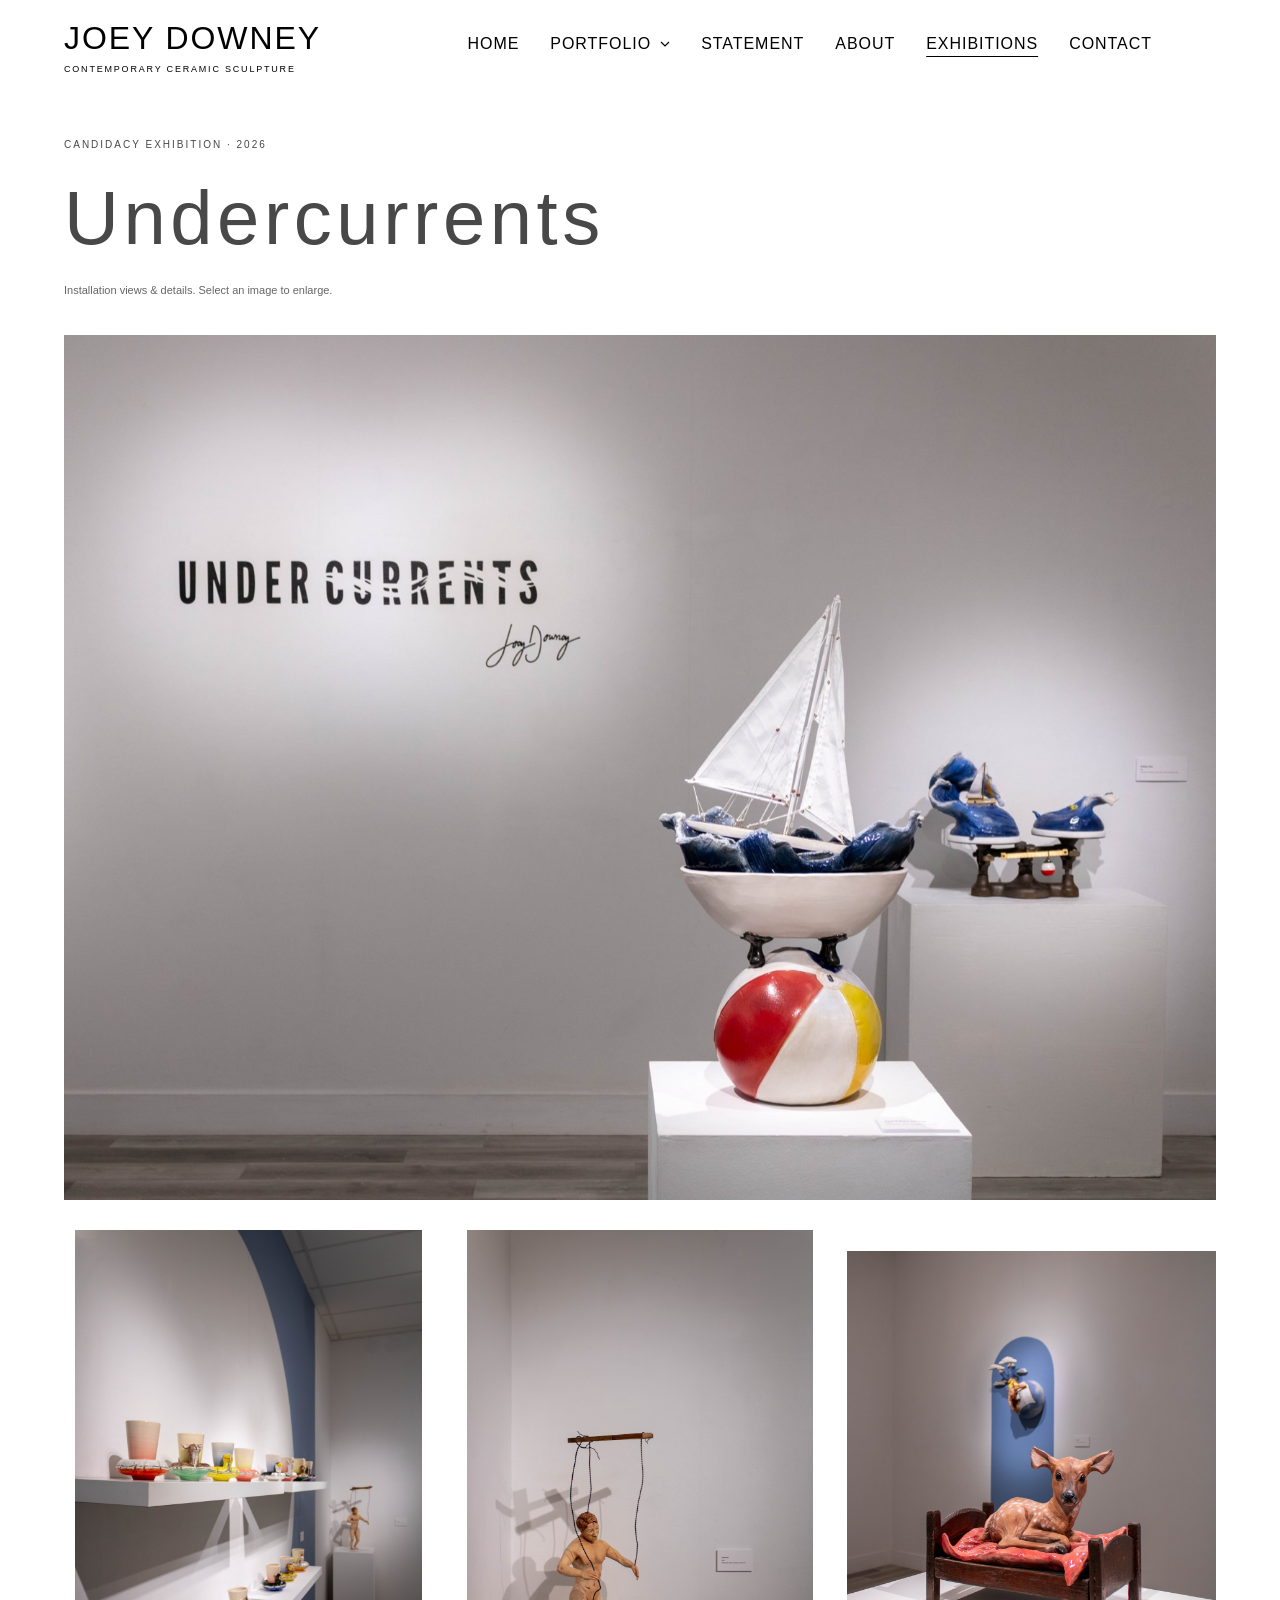
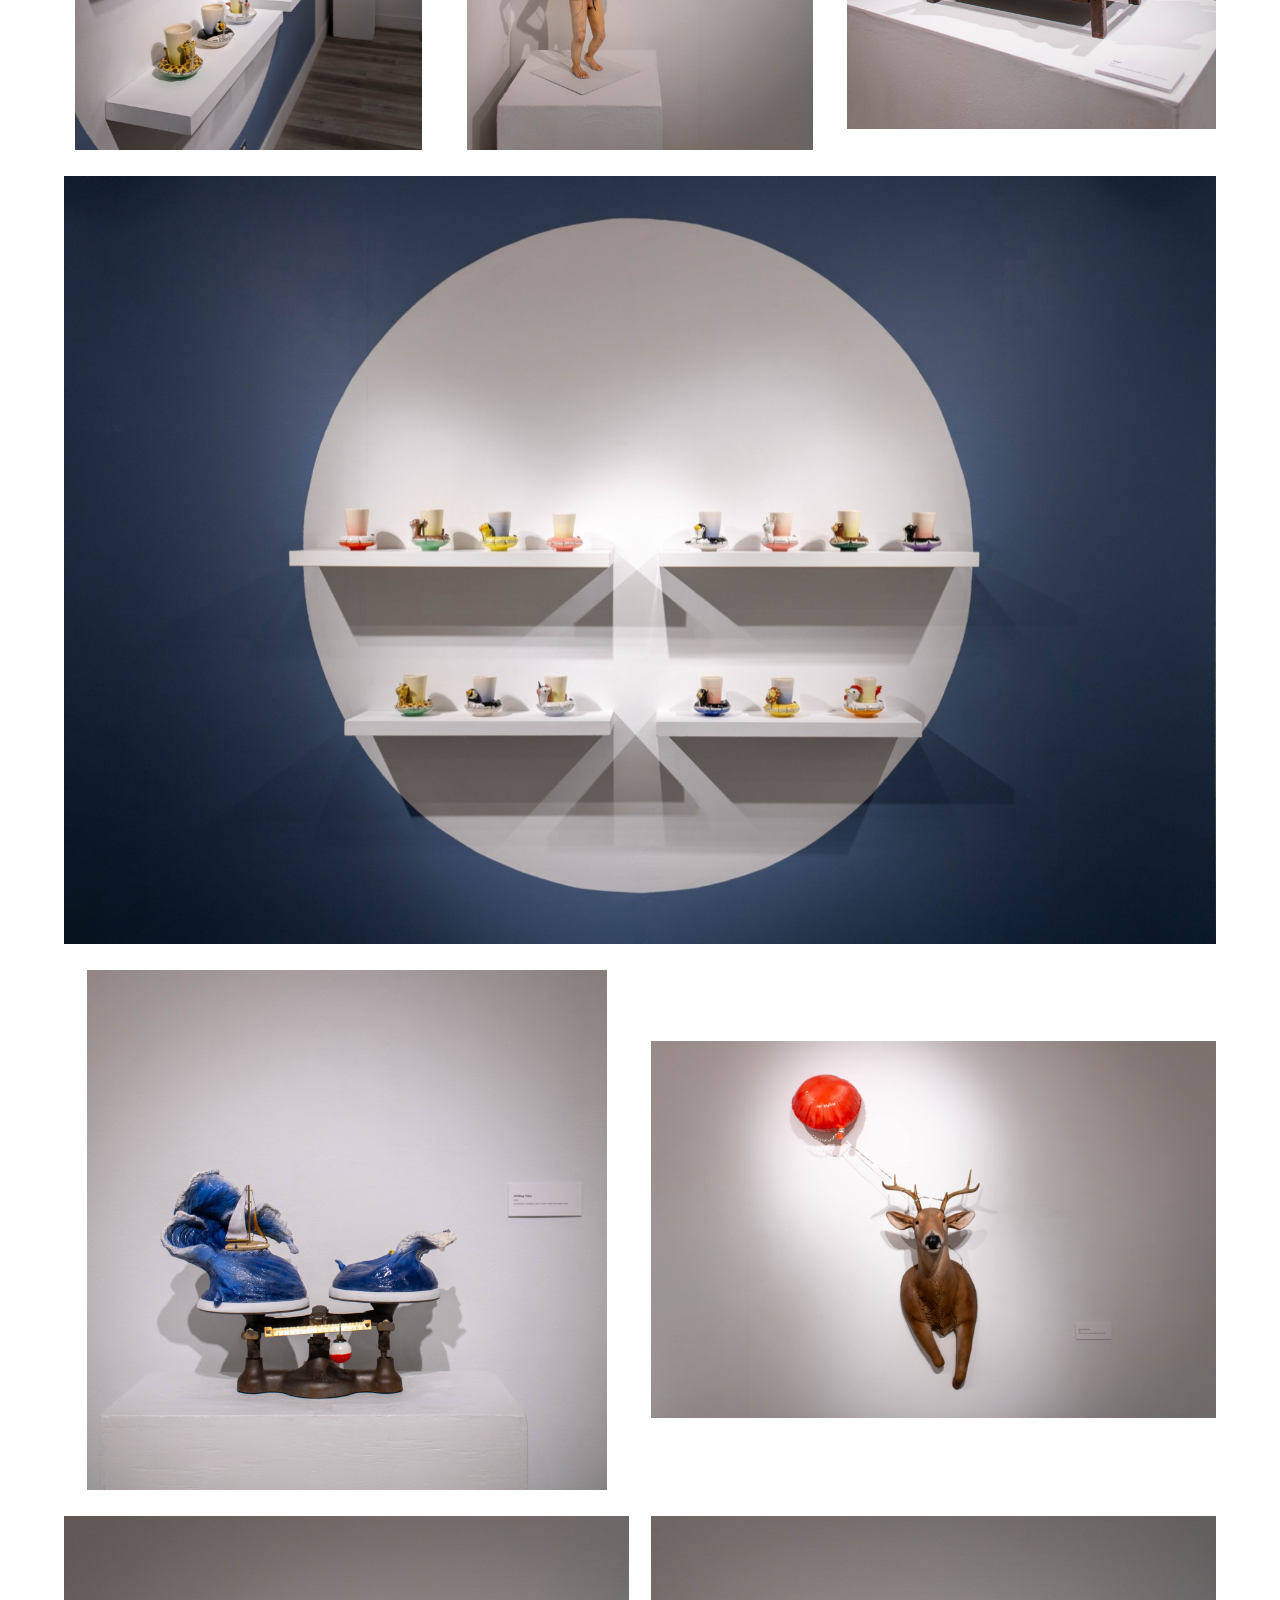
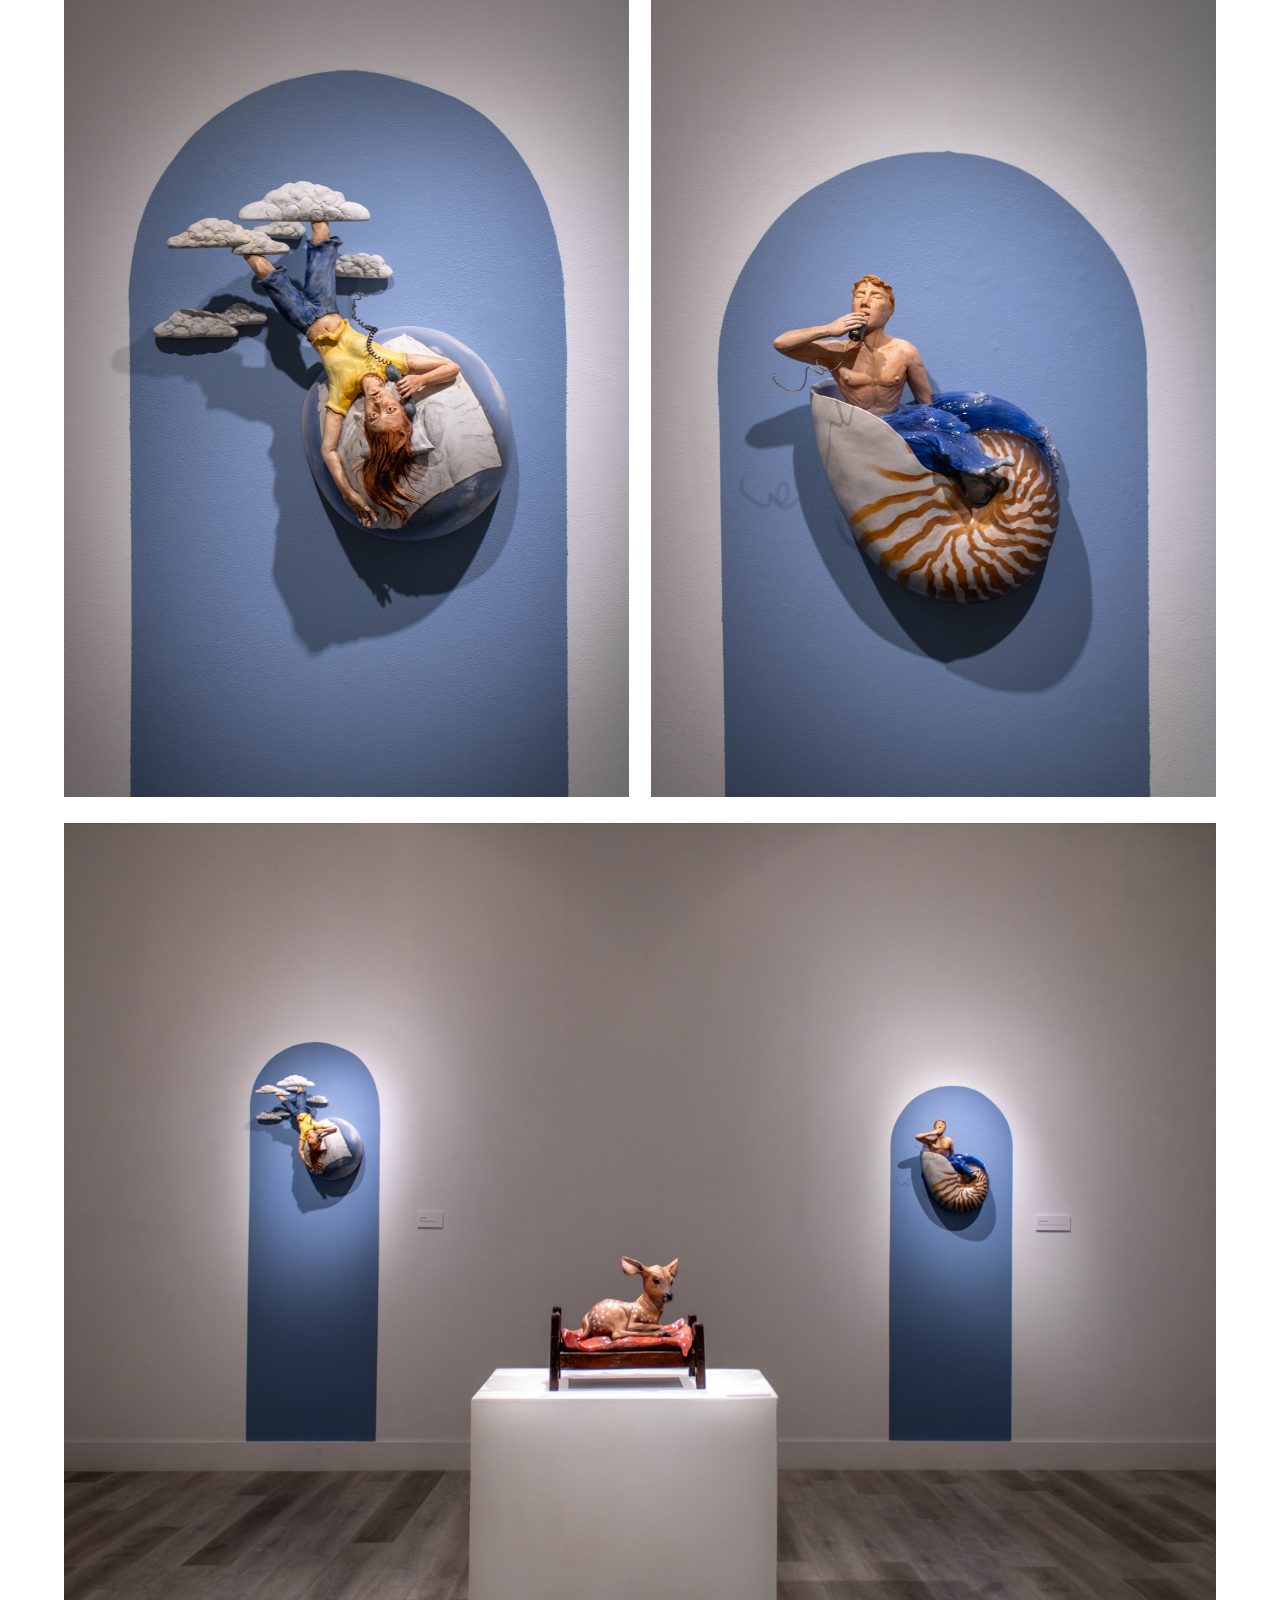
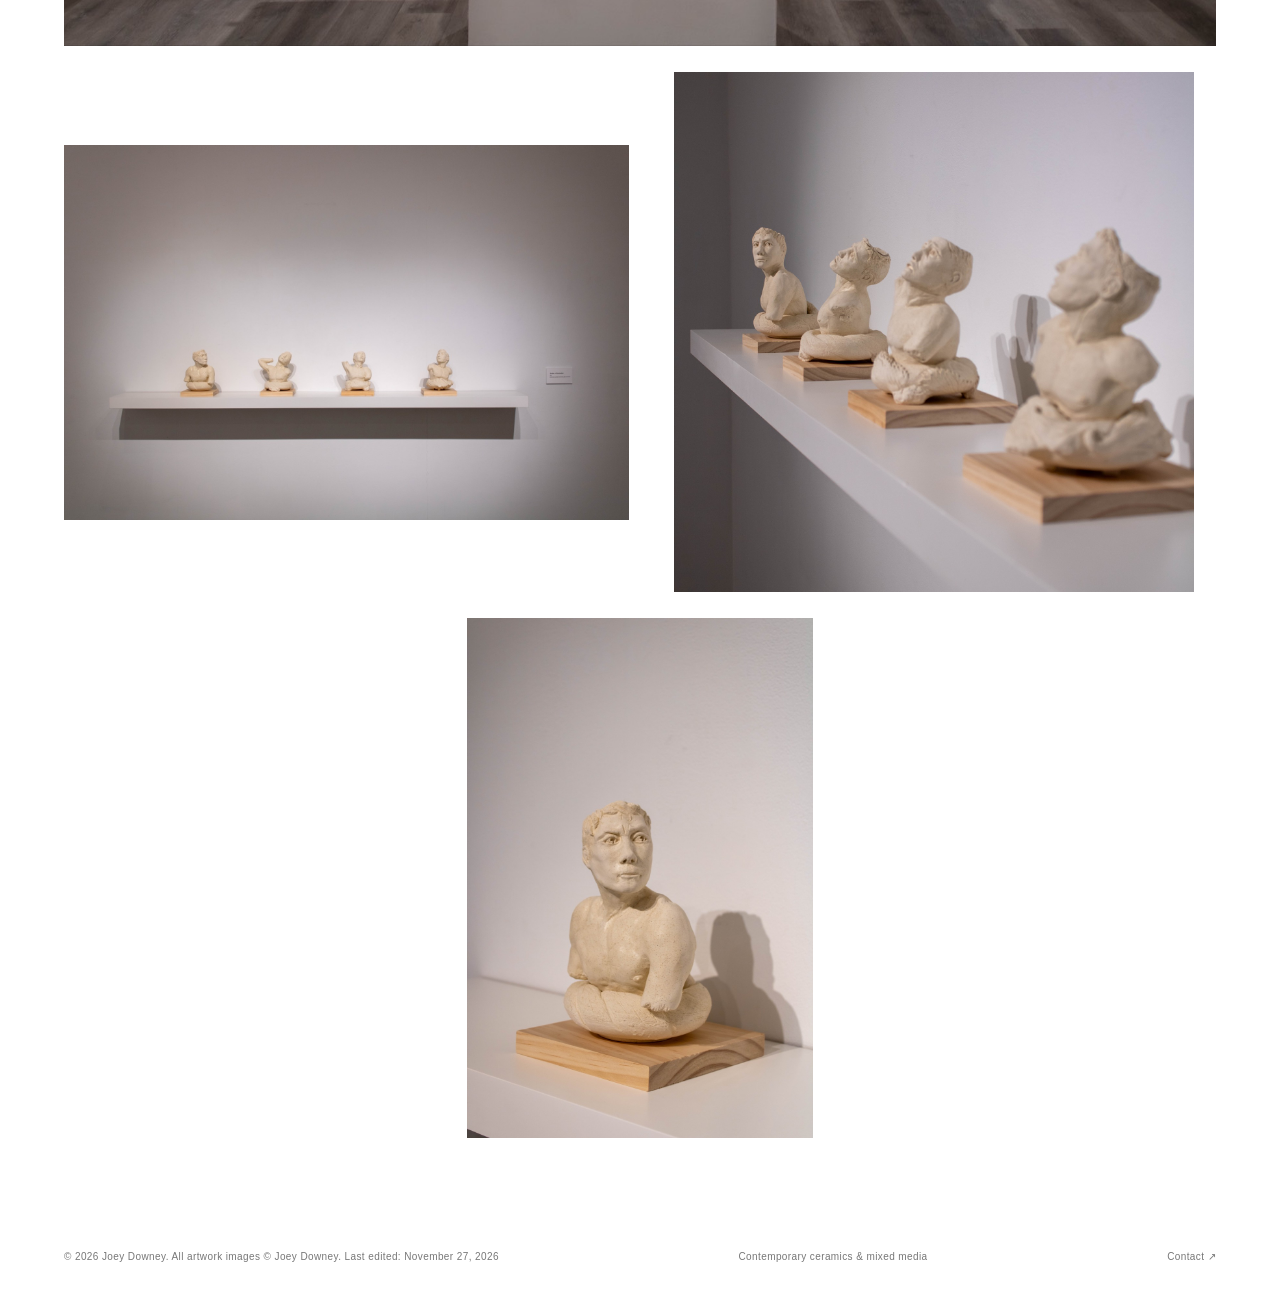
<file: undercurrents.html>
<!DOCTYPE html>
<html lang="en"><head><meta charset="utf-8"/><meta content="width=device-width,initial-scale=1" name="viewport"/><meta content="Undercurrents, Joey Downey’s candidacy exhibition of ceramic sculpture and mixed media. Installation views and details." name="description"/><title>Undercurrents | Candidacy Exhibition | Joey Downey</title><link rel="icon" type="image/png" sizes="192x192" href="/favicon.png?v=jd-restored-20261031"/><link rel="apple-touch-icon" href="/favicon.png?v=jd-restored-20261031"/><style>500;600&family=Manrope:wght@400;500;600&display=swap');
:root{--ink:#171717;--muted:#777;--border:#e7e7e7;--white:#fff}*{box-sizing:border-box}html{scroll-behavior:smooth}body{margin:0;background:#fff;color:var(--ink);font-family:Manrope,Arial,sans-serif;font-size:14px;line-height:1.75}a{color:inherit;text-decoration:none}a:hover{opacity:.6}img{display:block;max-width:100%}button{font:inherit}header{height:88px;border-bottom:1px solid var(--border);display:flex;align-items:center;justify-content:space-between;padding:0 5%;background:white;position:sticky;top:0;z-index:10}.brand{font-family:"Helvetica Neue",Helvetica,Arial,sans-serif;font-size:32px;letter-spacing:.06em;font-weight:200}.brand small{display:block;font-size:9px;font-weight:400;letter-spacing:.2em;color:var(--muted);text-transform:uppercase;margin-top:-4px}.nav{display:flex;gap:31px;align-items:center}.nav a{font-family:"Helvetica Neue",Helvetica,Arial,sans-serif;font-size:16px;font-weight:200;letter-spacing:.06em;text-transform:uppercase}.nav a.active{text-decoration:underline;text-underline-offset:7px}.menu{display:none;background:none;border:0;font-size:26px;cursor:pointer}.wrap{width:min(1300px,90%);margin:auto}.eyebrow{text-transform:uppercase;letter-spacing:.2em;font-size:10px;color:var(--muted);margin:0 0 24px}.home-hero{padding-top:80px;padding-bottom:105px;display:grid;grid-template-columns:40% 1fr;gap:6%;align-items:center}.home-hero h1{font-size:clamp(56px,8vw,125px);line-height:1.02;letter-spacing:-.07em;font-weight:400;margin:0 0 35px}.home-hero p.lead{max-width:360px;font-size:14px;color:#555;line-height:2}.home-image{height:610px;overflow:hidden}.home-image img{width:100%;height:100%;object-fit:contain}.arrow-link{display:inline-flex;gap:24px;align-items:center;font-size:11px;text-transform:uppercase;letter-spacing:.13em;border-bottom:1px solid #222;padding-bottom:10px;margin-top:21px}.section{padding:90px 0;border-top:1px solid var(--border)}.section-title{font-size:clamp(35px,5.5vw,70px);font-weight:400;letter-spacing:-.06em;line-height:1.15;margin:0 0 30px}.section-top{display:flex;justify-content:space-between;gap:35px;align-items:end;margin-bottom:40px}.section-top .section-title{margin:0}.section-top p{max-width:320px;color:#666;margin:0}.grid{display:grid;grid-template-columns:repeat(3,minmax(0,1fr));gap:55px 26px}.item img{height:390px;width:100%;object-fit:contain;background:#fff;transition:transform .25s}.item:hover img{transform:scale(1.025)}.item{cursor:pointer}.item-title{font-size:14px;font-weight:500;margin:17px 0 2px}.item-desc{color:#888;font-size:11px;margin:0}.split{display:grid;grid-template-columns:1fr 1fr;gap:10%;align-items:center}.split img{width:100%;height:530px;object-fit:contain}.split-text{max-width:550px}.split-text p{color:#555;line-height:2;font-size:14px}.quote{font-size:clamp(33px,5vw,76px);line-height:1.2;letter-spacing:-.05em;font-weight:400;max-width:950px;margin:0 0 34px}.statement-preview p{color:#666;max-width:640px}.events{border-top:1px solid var(--border)}.event{border-bottom:1px solid var(--border);padding:25px 0;display:grid;grid-template-columns:125px 1fr 235px;gap:20px;align-items:start}.event small,.event .place{color:#888;font-size:11px}.event h3{font-size:17px;font-weight:500;margin:0 0 5px}.event p{margin:0;color:#777;font-size:12px}.event .place{text-align:right}.page-hero{padding-top:85px;padding-bottom:70px}.page-hero h1{font-family:"Helvetica Neue",Helvetica,Arial,sans-serif;font-size:clamp(57px,9vw,125px);line-height:1.05;letter-spacing:.06em;font-weight:200;margin:0 0 20px}.page-hero p:last-child{max-width:570px;color:#666}.page-body{padding-bottom:110px}.prose{max-width:750px;font-size:16px;color:#484848;line-height:2.2}.prose p{margin:0 0 26px}.prose .quote{color:#171717;font-size:clamp(35px,6vw,78px);margin:0 0 60px}.about-layout{display:grid;grid-template-columns:42% 1fr;gap:9%;align-items:start}.portrait{width:100%;object-fit:cover;max-height:700px}.detail-heading{font-size:24px;font-weight:400;margin:50px 0 14px}.cvline{padding:16px 0;border-top:1px solid var(--border);font-size:13px}.cvline:last-child{border-bottom:1px solid var(--border)}.contact-email{font-size:clamp(27px,4.5vw,64px);letter-spacing:-.055em;overflow-wrap:anywhere;border-bottom:1px solid #222;display:inline-block;margin:45px 0}.contact-links{display:flex;gap:35px;font-size:12px;text-transform:uppercase;letter-spacing:.1em}.end-cta{padding:85px 0;border-top:1px solid var(--border)}.end-cta h2{font-size:clamp(32px,5vw,60px);font-weight:400;letter-spacing:-.055em;margin:0}.footer{border-top:1px solid var(--border);padding:30px 5%;display:flex;justify-content:space-between;gap:25px;color:#777;font-size:10px;letter-spacing:.04em}.lightbox{position:fixed;inset:0;z-index:99;background:rgba(255,255,255,.98);display:none;align-items:center;justify-content:center;flex-direction:column;padding:70px 5% 45px}.lightbox.show{display:flex}.lightbox img{max-width:90vw;max-height:75vh;object-fit:contain}.lightbox p{font-size:12px}.lightbox button{cursor:pointer;background:white;border:1px solid #ddd;padding:8px 15px}.lightbox .close{position:absolute;right:5%;top:25px;border:0;font-size:25px}.lightbox-controls{display:flex;gap:15px}@media(max-width:850px){header{height:72px}.menu{display:block}.nav{display:none;position:absolute;top:72px;left:0;right:0;flex-direction:column;align-items:flex-start;background:white;padding:24px 5%;border-bottom:1px solid #eee}.nav.open{display:flex}.home-hero{grid-template-columns:1fr;padding-top:50px;gap:35px}.home-image{height:480px}.grid{grid-template-columns:repeat(2,1fr)}.split,.about-layout{grid-template-columns:1fr;gap:35px}.split img{height:460px}.event{grid-template-columns:90px 1fr}.event .place{text-align:left;grid-column:2}.section{padding:70px 0}}@media(max-width:540px){.grid{grid-template-columns:1fr}.item img{height:440px}.section-top{display:block}.section-top p{margin-top:20px}.footer{flex-direction:column}.home-image{height:380px}.page-hero{padding-top:55px}.about-layout .portrait{max-height:470px}}
.lightbox-images{display:flex;align-items:center;justify-content:center;gap:24px;width:100%;min-height:0}.lightbox-images img{min-width:0;max-width:100%;max-height:72vh;object-fit:contain}.lightbox-images.has-detail img{width:calc(50% - 12px)}.lightbox-images img[hidden]{display:none}@media(max-width:600px){.lightbox{overflow-y:auto}.lightbox-images.has-detail{flex-direction:column;gap:16px}.lightbox-images.has-detail img{width:100%;max-height:34vh}.lightbox-images:not(.has-detail) img{max-height:70vh}}#lb-caption{width:100%;max-width:900px;text-align:center;flex-shrink:0}#lb-title{font-weight:500;margin:14px 0 4px}#lb-details{font-size:12px;line-height:1.65;margin:0}#lb-details[hidden]{display:none}.lightbox{overflow-y:auto}.lightbox-images{flex:1;min-height:0}.lightbox-images img{max-height:60vh}@media(max-width:600px){.lightbox-images.has-detail img{max-height:27vh}.lightbox-images:not(.has-detail) img{max-height:55vh}}.lightbox-images.has-three img{width:calc((100% - 48px)/3)}@media(max-width:600px){.lightbox-images.has-three{flex-direction:row;flex-wrap:wrap;gap:12px}.lightbox-images.has-three img{width:calc(50% - 6px);max-height:24vh}.lightbox-images.has-three img:first-child{width:100%}}.page-hero h1,.home-hero h1{font-size:clamp(42px,6vw,76px);color:var(--ink)}h1,h2,h3,h4,h5,h6,p.eyebrow{color:var(--ink)}.page-hero h1,.home-hero h1,h1,h2,h3,h4,h5,h6,p.eyebrow{color:#484848}</style><style id="heading-typography">h1,h2,h3,h4,h5,h6{font-family:"Helvetica Neue",Helvetica,Arial,sans-serif!important;font-weight:200!important;letter-spacing:.06em!important}</style><style id="back-to-top-styles">.back-to-top{position:fixed;right:24px;bottom:24px;z-index:20;display:inline-flex;align-items:center;gap:10px;padding:12px 16px;border:1px solid #d9d9d9;background:#fff;color:#171717;box-shadow:0 2px 12px #0000000d;font:inherit;font-size:11px;letter-spacing:.06em;cursor:pointer}.back-to-top[hidden]{display:none}.back-to-top:hover{background:#f4f4f4}.back-to-top:focus-visible{outline:2px solid #171717;outline-offset:3px}@media(max-width:540px){.back-to-top{right:16px;bottom:16px}}</style>
<style>.artwork-availability,.purchase-inquiry{display:block;margin:14px 0 0;font-size:11px;line-height:1.6;letter-spacing:.02em}.artwork-availability{color:#888}.purchase-inquiry{color:#333;text-decoration:underline;text-underline-offset:4px;width:fit-content;padding:4px 0}.purchase-inquiry:hover{color:#000}.purchase-inquiry:focus-visible{outline:2px solid #333;outline-offset:5px}#lb-availability{margin-top:16px}#lb-availability .purchase-inquiry{color:inherit;margin:0 auto;padding:0;font-size:12px;line-height:1.65;letter-spacing:normal}#lb-availability:empty{display:none}.artwork-nav{position:fixed;top:50%;transform:translateY(-50%);z-index:10;display:grid;place-items:center;width:46px;height:56px;padding:0;border:1px solid #ccc;border-radius:4px;background:#eee;color:#666;font-family:Arial,sans-serif;font-size:40px;line-height:1;cursor:pointer}.artwork-prev{left:16px}.artwork-next{right:16px}.artwork-nav:hover{background:#444;border-color:#444;color:#fff}.artwork-nav:focus-visible{outline:2px solid #888;outline-offset:4px}@media(max-width:600px){.artwork-nav{width:36px;height:46px;font-size:32px}.artwork-prev{left:8px}.artwork-next{right:8px}}</style><style id="home-nav-styles">.nav .home-nav{display:block;opacity:1;visibility:visible;flex-shrink:0}@keyframes home-nav-fade{from{opacity:0}to{opacity:1}}.home-nav-enter .nav a,.home-nav-enter header>.brand{animation:home-nav-fade 1.2s ease}@media(min-width:851px) and (max-width:1100px){header .brand{font-size:26px}.nav{gap:16px}.nav a{font-size:13px}}@media(prefers-reduced-motion:reduce){.nav .home-nav,.home-nav-enter .nav a,.home-nav-enter header>.brand{animation:none}}</style><style id="home-return-fade">.home-nav-leave header>.brand,.home-nav-leave .nav a{animation:none!important;opacity:0;transition:opacity .4s ease}@media(prefers-reduced-motion:reduce){.home-nav-leave header>.brand,.home-nav-leave .nav a{transition:none}}</style><style id="home-transition-pending">.home-nav-pending header>.brand,.home-nav-pending .nav a{opacity:0}@media(prefers-reduced-motion:reduce){.home-nav-pending header>.brand,.home-nav-pending .nav a{opacity:1}}</style><link rel="stylesheet" href="navigation.css?v=1"/><script src="navigation.js?v=3"></script><style>.lightbox-images.has-many{display:grid;grid-template-columns:repeat(3,minmax(0,1fr));gap:16px;flex:0 0 auto}.lightbox-images.has-many img,.lightbox-images.has-many img:first-child{width:100%;height:25vh;max-height:25vh}@media(max-width:600px){.lightbox-images.has-many{grid-template-columns:repeat(2,minmax(0,1fr));gap:10px}.lightbox-images.has-many img,.lightbox-images.has-many img:first-child{height:19vh;max-height:19vh}}</style><style>.item-price{display:inline-block;margin-top:8px;color:#484848;font-size:13px;font-weight:500}</style><link rel="stylesheet" href="shop.css?v=7"/><style id="collection-example-layout">.collection-overview{display:grid;grid-template-columns:minmax(0,1.45fr) minmax(0,1fr);gap:5%;align-items:center}.collection-copy{min-width:0}.hero-duck-example{min-width:0}.hero-duck-example .item img{width:100%;height:420px;object-fit:contain;background:#fff}.hero-duck-example .item:focus-visible{outline:2px solid #484848;outline-offset:6px}.hero-duck-example [hidden]{display:none!important}@media(max-width:850px){.collection-overview{grid-template-columns:1fr;gap:24px}.hero-duck-example{width:min(420px,100%);margin:auto}.hero-duck-example .item img{height:340px}}@media(max-width:540px){.hero-duck-example .item img{height:300px}}</style><style>.collection-copy .rescue-title{white-space:nowrap;font-size:clamp(18px,3vw,70px);max-width:100%}</style><style id="aligned-collection-headings">.page-hero{padding-top:35px}.collection-overview{align-items:start}</style><style id="undercurrents-layout">
.exhibition-intro{padding-top:48px;padding-bottom:34px}.exhibition-intro h1{margin-bottom:24px}.exhibition-intro .exhibition-hint{max-width:none;margin:24px 0 0;color:#888;font-size:11px}
.exhibition-gallery{display:grid;grid-template-columns:repeat(6,minmax(0,1fr));gap:26px 22px;align-items:center;max-width:1180px;margin:0 auto;padding-bottom:80px}
.exhibition-gallery .artwork-card{min-width:0;width:100%;justify-self:center;grid-column:span 3}
.exhibition-gallery .exhibition-portrait{grid-column:span 2}
.exhibition-gallery .exhibition-opening{grid-column:1/-1;max-width:820px;margin-bottom:4px}
.exhibition-gallery .item img{height:auto;width:100%;max-height:520px;object-fit:contain}
.exhibition-gallery .exhibition-portrait .item img{height:clamp(350px,42vw,530px)}
.exhibition-gallery .exhibition-opening .item img{max-height:550px}
.exhibition-gallery .item:hover img{transform:none;opacity:.94}.exhibition-gallery .item:focus-visible{outline:2px solid #484848;outline-offset:6px}.exhibition-gallery [hidden]{display:none!important}
@media(max-width:850px){.exhibition-gallery{gap:24px 16px}.exhibition-gallery .exhibition-opening{max-width:650px}.exhibition-gallery .item img{max-height:420px}.exhibition-gallery .exhibition-portrait .item img{height:38vw}.exhibition-gallery .exhibition-opening .item img{max-height:440px}}
@media(max-width:540px){.exhibition-intro{padding-top:32px;padding-bottom:28px}.exhibition-intro h1{font-size:clamp(30px,8vw,48px)}.exhibition-gallery{grid-template-columns:repeat(2,minmax(0,1fr));gap:20px 14px}.exhibition-gallery .artwork-card{grid-column:1/-1;max-width:440px}.exhibition-gallery .exhibition-portrait{grid-column:span 1}.exhibition-gallery .exhibition-portrait .item img{height:63vw;max-height:330px}.exhibition-gallery .exhibition-opening{max-width:480px}.exhibition-gallery .item img{max-height:420px}.exhibition-gallery .exhibition-opening .item img{max-height:360px}}
@media(prefers-reduced-motion:reduce){.exhibition-gallery .item img{transition:none}}
</style><style id="figure-detail-layout">.lightbox-images.has-many img:first-child{grid-column:1/-1;height:36vh;max-height:36vh}.lightbox-images.has-many img{height:20vh;max-height:20vh}@media(max-width:600px){.lightbox-images.has-many img:first-child{height:28vh;max-height:28vh}.lightbox-images.has-many img{height:17vh;max-height:17vh}}</style><style id="larger-exhibition-viewer">
#lightbox{padding:64px 4% 24px;justify-content:flex-start;overflow-y:auto}
#lightbox .lightbox-images{flex:0 0 auto;min-height:0;gap:24px}
#lightbox .lightbox-images img{width:100%;height:82vh;max-height:82vh;max-width:100%;object-fit:contain;flex-shrink:0}
#lightbox .lightbox-images.has-detail:not(.has-many) img{width:calc(50% - 12px)}
#lightbox .lightbox-images.has-many{display:grid;grid-template-columns:repeat(2,minmax(0,1fr));gap:28px 24px}
#lightbox .lightbox-images.has-many img{width:100%;height:70vh;max-height:70vh}
#lightbox .lightbox-images.has-many img:first-child{grid-column:1/-1;height:82vh;max-height:82vh}
@media(max-width:600px){#lightbox{padding:60px 8% 24px}#lightbox .lightbox-images.has-detail{flex-direction:column;gap:28px}#lightbox .lightbox-images.has-detail:not(.has-many) img{width:100%;height:78vh;max-height:78vh}#lightbox .lightbox-images.has-many{grid-template-columns:1fr}#lightbox .lightbox-images.has-many img,#lightbox .lightbox-images.has-many img:first-child{width:100%;height:78vh;max-height:78vh}}
</style><style id="full-width-opening">.exhibition-gallery .exhibition-opening{max-width:none;width:100%}.exhibition-gallery .exhibition-opening .item img{height:auto;max-height:none;width:100%}</style><style id="full-width-installations">.exhibition-gallery .exhibition-feature{grid-column:1/-1;width:100%;max-width:none}.exhibition-gallery .exhibition-feature .item img{width:100%;height:auto;max-height:none}</style><style id="paired-blue-sculptures">.exhibition-gallery .exhibition-pair{grid-column:span 3}.exhibition-gallery .exhibition-pair .item img{height:auto;max-height:none;width:100%}.exhibition-gallery .exhibition-last{grid-column:1/-1;max-width:380px}@media(max-width:540px){.exhibition-gallery .exhibition-pair{grid-column:span 1}.exhibition-gallery .exhibition-last{max-width:340px}}</style></head><body><header><a class="brand" href="index.html">JOEY DOWNEY<small>Contemporary ceramic sculpture</small></a><button aria-expanded="false" aria-label="Toggle menu" class="menu">☰</button><nav class="nav"><a class="home-nav" href="index.html">Home</a><details class="portfolio-menu"><summary>Portfolio <svg aria-hidden="true" width="10" height="6" viewBox="0 0 10 6" fill="none"><path d="m1 1 4 4 4-4" stroke="currentColor" stroke-width="1.2"/></svg></summary><div class="portfolio-options"><a href="portfolio.html">Portfolio</a><a href="a-childs-idea-of-rescue.html">A Child’s Idea of Rescue</a></div></details><a class="" href="statement.html">Statement</a><a class="" href="about.html">About</a><a class="active" href="exhibitions.html">Exhibitions</a><a class="" href="contact.html">Contact</a></nav></header><main><div class="wrap"><section class="page-hero exhibition-intro"><p class="eyebrow">Candidacy Exhibition · 2026</p><h1>Undercurrents</h1><p class="exhibition-hint">Installation views &amp; details. Select an image to enlarge.</p></section><section class="page-body exhibition-gallery" aria-label="Undercurrents exhibition photographs"><div class="artwork-card exhibition-opening exhibition-wide"><article class="item" role="button" tabindex="0" aria-label="Enlarge: Undercurrents exhibition title and ceramic sailboat installation" data-title="Undercurrents — Candidacy Exhibition" data-full="undercurrents/IMG_8723.jpg" data-detail="undercurrents/IMG_8761.jpg"><img src="assets/undercurrents/IMG_8723.jpg" alt="Undercurrents exhibition title and ceramic sailboat installation" loading="eager" decoding="async" fetchpriority="high"/><p class="item-desc" hidden>Undercurrents exhibition title and ceramic sailboat installation</p></article></div>
<div class="artwork-card exhibition-portrait"><article class="item" role="button" tabindex="0" aria-label="Enlarge: Side view of the cup installation and suspended figure" data-title="Undercurrents — Exhibition photograph 4" data-full="undercurrents/IMG_8730.jpg" data-detail="undercurrents/IMG_8731.jpg"><img src="assets/undercurrents/IMG_8730.jpg" alt="Side view of the cup installation and suspended figure" loading="lazy" decoding="async"/><p class="item-desc" hidden>Side view of the cup installation and suspended figure</p></article></div>
<div class="artwork-card exhibition-portrait"><article class="item" role="button" tabindex="0" aria-label="Enlarge: Ceramic figure suspended from a wooden crossbar" data-title="Undercurrents — Exhibition photograph 6" data-full="undercurrents/IMG_8732.jpg"><img src="assets/undercurrents/IMG_8732.jpg" alt="Ceramic figure suspended from a wooden crossbar" loading="lazy" decoding="async"/><p class="item-desc" hidden>Ceramic figure suspended from a wooden crossbar</p></article></div>
<div class="artwork-card exhibition-portrait"><article class="item" role="button" tabindex="0" aria-label="Enlarge: Ceramic fawn resting on a red blanket in a small bed" data-title="Undercurrents — Exhibition photograph 11" data-full="undercurrents/IMG_8740.jpg"><img src="assets/undercurrents/IMG_8740.jpg" alt="Ceramic fawn resting on a red blanket in a small bed" loading="lazy" decoding="async"/><p class="item-desc" hidden>Ceramic fawn resting on a red blanket in a small bed</p></article></div>
<div class="artwork-card exhibition-wide exhibition-feature"><article class="item" role="button" tabindex="0" aria-label="Enlarge: Animal cups displayed on white shelves against a circular blue wall" data-title="Undercurrents — Exhibition photograph 3" data-full="undercurrents/IMG_8729.jpg"><img src="assets/undercurrents/IMG_8729.jpg" alt="Animal cups displayed on white shelves against a circular blue wall" loading="lazy" decoding="async"/><p class="item-desc" hidden>Animal cups displayed on white shelves against a circular blue wall</p></article></div>
<div class="artwork-card exhibition-wide"><article class="item" role="button" tabindex="0" aria-label="Enlarge: Ceramic waves and sailboat balanced on an antique scale" data-title="Undercurrents — Exhibition photograph 7" data-full="undercurrents/IMG_8736.jpg" data-detail="undercurrents/IMG_8759.jpg"><img src="assets/undercurrents/IMG_8736.jpg" alt="Ceramic waves and sailboat balanced on an antique scale" loading="lazy" decoding="async"/><p class="item-desc" hidden>Ceramic waves and sailboat balanced on an antique scale</p></article></div>
<div class="artwork-card exhibition-wide"><article class="item" role="button" tabindex="0" aria-label="Enlarge: Front view of the deer and balloon wall installation" data-title="Undercurrents — Exhibition photograph 10" data-full="undercurrents/IMG_8739.jpg" data-detail="undercurrents/IMG_8737.jpg"><img src="assets/undercurrents/IMG_8739.jpg" alt="Front view of the deer and balloon wall installation" loading="lazy" decoding="async"/><p class="item-desc" hidden>Front view of the deer and balloon wall installation</p></article></div>
<div class="artwork-card exhibition-portrait exhibition-pair"><article class="item" role="button" tabindex="0" aria-label="Enlarge: Upside-down figure holding a telephone among clouds" data-title="Undercurrents — Exhibition photograph 12" data-full="undercurrents/IMG_8742.jpg"><img src="assets/undercurrents/IMG_8742.jpg" alt="Upside-down figure holding a telephone among clouds" loading="lazy" decoding="async"/><p class="item-desc" hidden>Upside-down figure holding a telephone among clouds</p></article></div>
<div class="artwork-card exhibition-portrait exhibition-pair"><article class="item" role="button" tabindex="0" aria-label="Enlarge: Figure with a telephone emerging from a shell" data-title="Undercurrents — Exhibition photograph 13" data-full="undercurrents/IMG_8743.jpg"><img src="assets/undercurrents/IMG_8743.jpg" alt="Figure with a telephone emerging from a shell" loading="lazy" decoding="async"/><p class="item-desc" hidden>Figure with a telephone emerging from a shell</p></article></div>
<div class="artwork-card exhibition-wide exhibition-feature"><article class="item" role="button" tabindex="0" aria-label="Enlarge: Installation view with a deer on a bed between two wall sculptures" data-title="Undercurrents — Exhibition photograph 2" data-full="undercurrents/IMG_8733.jpg"><img src="assets/undercurrents/IMG_8733.jpg" alt="Installation view with a deer on a bed between two wall sculptures" loading="lazy" decoding="async"/><p class="item-desc" hidden>Installation view with a deer on a bed between two wall sculptures</p></article></div>
<div class="artwork-card exhibition-wide"><article class="item" role="button" tabindex="0" aria-label="Enlarge: Four seated ceramic figures displayed together on a shelf" data-title="Undercurrents — Exhibition photograph 14" data-full="undercurrents/IMG_8741.jpg" data-detail="undercurrents/IMG_8748.jpg" data-third="undercurrents/IMG_8749.jpg" data-extra="undercurrents/IMG_8750.jpg,undercurrents/IMG_8751.jpg"><img src="assets/undercurrents/IMG_8741.jpg" alt="Four seated ceramic figures displayed together on a shelf" loading="lazy" decoding="async"/><p class="item-desc" hidden>Four seated ceramic figures displayed together on a shelf</p></article></div>
<div class="artwork-card exhibition-wide"><article class="item" role="button" tabindex="0" aria-label="Enlarge: Side view of the four seated figures" data-title="Undercurrents — Exhibition photograph 15" data-full="undercurrents/IMG_8747.jpg"><img src="assets/undercurrents/IMG_8747.jpg" alt="Side view of the four seated figures" loading="lazy" decoding="async"/><p class="item-desc" hidden>Side view of the four seated figures</p></article></div>
<div class="artwork-card exhibition-portrait exhibition-last"><article class="item" role="button" tabindex="0" aria-label="Enlarge: Angled view of a seated ceramic figure" data-title="Undercurrents — Exhibition photograph 20" data-full="undercurrents/IMG_8752.jpg"><img src="assets/undercurrents/IMG_8752.jpg" alt="Angled view of a seated ceramic figure" loading="lazy" decoding="async"/><p class="item-desc" hidden>Angled view of a seated ceramic figure</p></article></div></section></div><div aria-label="Artwork image viewer" class="lightbox" id="lightbox" role="dialog"><button aria-label="Close" class="close">×</button><button type="button" class="artwork-nav artwork-prev" aria-label="Previous artwork"><svg aria-hidden="true" focusable="false" width="20" height="28" viewBox="0 0 20 28" fill="none" stroke="currentColor" stroke-width="2" stroke-linecap="round" stroke-linejoin="round"><path d="m14 5-9 9 9 9"/></svg></button><button type="button" class="artwork-nav artwork-next" aria-label="Next artwork"><svg aria-hidden="true" focusable="false" width="20" height="28" viewBox="0 0 20 28" fill="none" stroke="currentColor" stroke-width="2" stroke-linecap="round" stroke-linejoin="round"><path d="m6 5 9 9-9 9"/></svg></button><div class="lightbox-images"><img alt="Artwork enlarged" id="lb-img"/><img alt="Artwork detail" id="lb-detail-img" hidden=""/><img alt="Artwork additional view" id="lb-third-img" hidden=""/></div><div id="lb-caption" hidden><p id="lb-title"></p><p id="lb-details"></p><div id="lb-availability"></div></div></div></main><footer class="footer"><span>© 2026 Joey Downey. All artwork images © Joey Downey. <span class="last-edited">Last edited: <time datetime="2026-11-27">November 27, 2026</time></span></span><span>Contemporary ceramics &amp; mixed media</span><a href="mailto:joeydowneyart@gmail.com">Contact ↗︎</a></footer><script>const ART_IMAGES={"undercurrents/IMG_8723.jpg":"assets/undercurrents/IMG_8723.jpg","undercurrents/IMG_8733.jpg":"assets/undercurrents/IMG_8733.jpg","undercurrents/IMG_8729.jpg":"assets/undercurrents/IMG_8729.jpg","undercurrents/IMG_8730.jpg":"assets/undercurrents/IMG_8730.jpg","undercurrents/IMG_8731.jpg":"assets/undercurrents/IMG_8731.jpg","undercurrents/IMG_8732.jpg":"assets/undercurrents/IMG_8732.jpg","undercurrents/IMG_8736.jpg":"assets/undercurrents/IMG_8736.jpg","undercurrents/IMG_8737.jpg":"assets/undercurrents/IMG_8737.jpg","undercurrents/IMG_8739.jpg":"assets/undercurrents/IMG_8739.jpg","undercurrents/IMG_8740.jpg":"assets/undercurrents/IMG_8740.jpg","undercurrents/IMG_8742.jpg":"assets/undercurrents/IMG_8742.jpg","undercurrents/IMG_8743.jpg":"assets/undercurrents/IMG_8743.jpg","undercurrents/IMG_8741.jpg":"assets/undercurrents/IMG_8741.jpg","undercurrents/IMG_8747.jpg":"assets/undercurrents/IMG_8747.jpg","undercurrents/IMG_8748.jpg":"assets/undercurrents/IMG_8748.jpg","undercurrents/IMG_8749.jpg":"assets/undercurrents/IMG_8749.jpg","undercurrents/IMG_8750.jpg":"assets/undercurrents/IMG_8750.jpg","undercurrents/IMG_8751.jpg":"assets/undercurrents/IMG_8751.jpg","undercurrents/IMG_8752.jpg":"assets/undercurrents/IMG_8752.jpg","undercurrents/IMG_8759.jpg":"assets/undercurrents/IMG_8759.jpg","undercurrents/IMG_8761.jpg":"assets/undercurrents/IMG_8761.jpg"};
(()=>{const menu=document.querySelector('.menu');const nav=document.querySelector('.nav');if(!menu||!nav)return;function closeMenu(){nav.classList.remove('open');menu.setAttribute('aria-expanded','false')}menu.addEventListener('click',()=>{nav.classList.toggle('open');menu.setAttribute('aria-expanded',String(nav.classList.contains('open')))});document.addEventListener('click',event=>{if(nav.classList.contains('open')&&!menu.contains(event.target)&&!nav.contains(event.target))closeMenu()});document.addEventListener('keydown',event=>{if(event.key==='Escape'&&nav.classList.contains('open')){closeMenu();menu.focus()}})})();const lb=document.getElementById('lightbox');
if(lb){
  const images=lb.querySelector('.lightbox-images');
  const fullImage=document.getElementById('lb-img');
  const detailImage=document.getElementById('lb-detail-img');
  const thirdImage=document.getElementById('lb-third-img');
  const closeButton=lb.querySelector('.close');
  let activeArtwork=null;
  const artworkList=Array.from(document.querySelectorAll('[data-full]'));
  const artworkOpeners=new Map();
  function navigateArtwork(direction){
    const index=artworkList.indexOf(activeArtwork);
    const target=artworkList[(index+direction+artworkList.length)%artworkList.length];
    const focused=document.activeElement;
    artworkOpeners.get(target)?.();
    if(lb.contains(focused))focused.focus();
  }
  lb.querySelector('.artwork-prev').addEventListener('click',()=>navigateArtwork(-1));
  lb.querySelector('.artwork-next').addEventListener('click',()=>navigateArtwork(1));
  function closeArtwork(){
    lb.classList.remove('show');
    activeArtwork?.focus();
  }
  document.querySelectorAll('[data-full]').forEach(artwork=>{
    function openArtwork(){
      activeArtwork=artwork;
      fullImage.src=ART_IMAGES[artwork.dataset.full];
      fullImage.alt=(artwork.dataset.title||'Artwork')+' — full view';
      const detail=ART_IMAGES[artwork.dataset.detail];
      detailImage.hidden=!detail;
      images.classList.toggle('has-detail',Boolean(detail));
      if(detail){
        detailImage.src=detail;
        detailImage.alt=(artwork.dataset.title||'Artwork')+' — detail';
      }else{
        detailImage.removeAttribute('src');
      }
            const third=ART_IMAGES[artwork.dataset.third];
      thirdImage.hidden=!third;
      images.classList.toggle('has-three',Boolean(third));
      if(third){
        thirdImage.src=third;
        thirdImage.alt=(artwork.dataset.title||'Artwork')+' — additional view';
      }else{
        thirdImage.removeAttribute('src');
      }
      images.querySelectorAll('.extra-artwork-view').forEach(image=>image.remove());
      const extraKeys=(artwork.dataset.extra||'').split(',').filter(Boolean);
      images.classList.toggle('has-many',extraKeys.length>0);
      extraKeys.forEach((key,index)=>{
        const image=document.createElement('img');image.className='extra-artwork-view';image.src=ART_IMAGES[key];
        image.alt=(artwork.dataset.title||'Artwork')+' — additional view '+(index+1);images.append(image);
      });
      const titleTarget=document.getElementById('lb-title');
      titleTarget.textContent=artwork.dataset.title||'';

      const details=artwork.querySelector('.item-desc');
      const detailsTarget=document.getElementById('lb-details');
      detailsTarget.replaceChildren();
      if(details){detailsTarget.append(...Array.from(details.childNodes,node=>node.cloneNode(true)));}
      if(artwork.dataset.viewerNote){
        if(detailsTarget.childNodes.length)detailsTarget.append(document.createElement('br'));
        detailsTarget.append(document.createTextNode(artwork.dataset.viewerNote));
      }
      detailsTarget.hidden=!details&&!artwork.dataset.viewerNote;
      const availability=artwork.parentElement.querySelector('.artwork-popup-availability')?.content.firstElementChild || artwork.parentElement.querySelector('.artwork-availability');
      document.getElementById('lb-availability').replaceChildren(...(availability?[availability.cloneNode(true)]:[]));
      lb.classList.add('show');
      lb.scrollTop=0;
      closeButton.focus();
    }
    artworkOpeners.set(artwork,openArtwork);
    artwork.addEventListener('click',openArtwork);
    artwork.addEventListener('keydown',event=>{
      if(event.key==='Enter'||event.key===' '){event.preventDefault();openArtwork();}
    });
  });
  closeButton.addEventListener('click',closeArtwork);
  lb.addEventListener('click',event=>{if(event.target===lb||event.target===images)closeArtwork();});
  document.addEventListener('keydown',event=>{
    if(!lb.classList.contains('show'))return;
    if(event.key==='Escape')closeArtwork();
    if(event.key==='ArrowLeft'){event.preventDefault();navigateArtwork(-1);}
    if(event.key==='ArrowRight'){event.preventDefault();navigateArtwork(1);}
    if(event.key==='Tab'){
      const focusable=Array.from(lb.querySelectorAll('button,a[href]')).filter(element=>element.getClientRects().length);
      const index=focusable.indexOf(document.activeElement);
      event.preventDefault();
      focusable[(index+(event.shiftKey?-1:1)+focusable.length)%focusable.length].focus();
    }
  });
}
</script><button type="button" class="back-to-top" aria-label="Back to top of page" hidden><span aria-hidden="true">↑︎</span> Back to top</button><script>(()=>{const button=document.querySelector(".back-to-top");const update=()=>{button.hidden=window.scrollY<400;};window.addEventListener("scroll",update,{passive:true});update();button.addEventListener("click",()=>{const reduced=window.matchMedia("(prefers-reduced-motion: reduce)").matches;if(reduced){const old=document.documentElement.style.scrollBehavior;document.documentElement.style.scrollBehavior="auto";window.scrollTo(0,0);document.documentElement.style.scrollBehavior=old;}else{window.scrollTo({top:0,behavior:"smooth"});}const target=document.querySelector("header a");if(target)target.focus({preventScroll:true});});})();</script>
</body></html>
</file>
<file: navigation.css>
.portfolio-menu{position:relative}.portfolio-menu summary{display:flex;align-items:center;gap:9px;list-style:none;cursor:pointer;font-family:"Helvetica Neue",Helvetica,Arial,sans-serif;font-size:16px;font-weight:200;letter-spacing:.06em;text-transform:uppercase}.portfolio-menu summary::-webkit-details-marker{display:none}.portfolio-menu summary.active{text-decoration:underline;text-underline-offset:7px}.portfolio-menu summary:focus-visible{outline:2px solid #484848;outline-offset:6px}.portfolio-menu[open] summary svg{transform:rotate(180deg)}.portfolio-options{position:absolute;top:100%;left:-20px;min-width:290px;padding:16px 20px;background:#fff;border:1px solid #e7e7e7;box-shadow:0 8px 18px #00000008;z-index:30}.nav .portfolio-options a{display:block;padding:10px 0;font-size:13px;line-height:1.6}.portfolio-options a[aria-current="page"]{text-decoration:underline;text-underline-offset:5px}.rescue-hero h1{font-size:clamp(34px,5.5vw,70px);line-height:1.2;max-width:1100px}.rescue-introduction{max-width:760px;margin-top:32px;color:#666;font-size:14px;line-height:2}.rescue-hero .rescue-introduction p{max-width:none;margin:0 0 18px}.rescue-hero .rescue-introduction p:last-child{margin-bottom:0}@media(min-width:851px) and (max-width:1100px){.portfolio-menu summary{font-size:13px}}@media(max-width:850px){.portfolio-menu{width:100%}.portfolio-options{position:static;min-width:0;margin-top:12px;padding:4px 0 4px 18px;border:0;border-left:1px solid #e7e7e7;box-shadow:none}}@media(prefers-reduced-motion:reduce){.portfolio-menu *{animation:none!important}}
</file>
<file: shop.css>
.shop-cart-link{display:inline-flex;align-items:center;gap:8px;margin-left:22px;white-space:nowrap;font-size:12px;letter-spacing:.04em}.shop-cart-link [data-cart-count]{min-width:20px;text-align:center;border:1px solid #ddd;border-radius:50%;font-size:10px}.shop-cart-link:focus-visible,.shop-button:focus-visible,.shop-remove:focus-visible{outline:2px solid #444;outline-offset:4px}header .nav{margin-left:auto}.shop-artwork-actions{display:flex;justify-content:center;gap:12px;margin-top:20px}.shop-artwork-actions[hidden]{display:none}.shop-button{display:inline-block;border:1px solid #444;background:#fff;color:#333;padding:12px 24px;font:inherit;font-size:12px;letter-spacing:.05em;cursor:pointer;text-align:center}.shop-button:hover{background:#eee}.shop-primary{background:#353535;color:#fff}.shop-primary:hover{background:#171717}.shop-button:disabled{opacity:.5;cursor:not-allowed}.shop-cart-feedback{min-height:20px;font-size:12px;margin:8px 0 0}.shop-checkout-layout{display:grid;grid-template-columns:minmax(0,1.15fr) minmax(0,1fr);gap:7%;align-items:start;padding-bottom:100px}.shop-checkout-step,.shop-summary{border:1px solid #e2e2e2;padding:28px;margin-bottom:24px;background:white}.shop-checkout-step summary{cursor:pointer;font-size:21px;font-weight:400;list-style:none}.shop-checkout-step summary::-webkit-details-marker{display:none}.shop-checkout-step summary:focus-visible{outline:2px solid #444;outline-offset:6px}.shop-checkout-step[open] summary{margin-bottom:24px}.shop-checkout-step label{display:block;font-size:11px;letter-spacing:.08em;margin-bottom:8px;text-transform:uppercase}.shop-checkout-step input[type=email]{width:100%;padding:16px;border:1px solid #ddd;background:#f7f7f7;font:inherit;font-size:15px}.shop-checkout-step p,.shop-checkout-step small{color:#777;font-size:12px;line-height:1.8}.shop-checkout-step .shop-button{margin-top:20px;width:100%}.shop-checkout-step .shop-paypal{background:#ffc439;border-color:#ffc439;color:#172c62;font-size:16px;font-weight:600}.shop-summary{position:sticky;top:112px;background:#fafafa}.shop-summary h2{font-size:23px;margin:0 0 22px}.shop-order-item{display:grid;grid-template-columns:80px minmax(0,1fr) auto;align-items:start;gap:16px;margin-bottom:24px}.shop-order-item img{width:80px;height:80px;object-fit:contain;background:white;border:1px solid #eee}.shop-product-name{margin:0 0 4px;font-size:14px}.shop-order-item small{font-size:11px;color:#777}.shop-remove{display:block;margin-top:6px;padding:0;border:0;background:none;color:#777;text-decoration:underline;text-underline-offset:4px;cursor:pointer;font:inherit;font-size:11px}.shop-line-price{font-size:13px;font-weight:400}.shop-total-row{display:flex;justify-content:space-between;gap:20px;margin:14px 0;font-size:13px}.shop-total{padding-top:20px;border-top:1px solid #ddd;margin-top:24px}.shop-paypal-note{text-align:center;border-top:1px solid #ddd;padding-top:24px;margin-top:24px;font-size:11px;color:#777}.shop-empty{padding:0 0 100px}.shop-notice{background:#f5f4f0;padding:16px;margin:0 0 24px;color:#555;font-size:13px}.shop-payment-status{font-size:12px;color:#777;margin:12px 0 0}.shop-checkout-layout[hidden],.shop-empty[hidden],.shop-notice[hidden],.shop-payment-status[hidden]{display:none}@media(min-width:851px) and (max-width:1100px){.shop-cart-link{margin-left:14px}.shop-cart-label{display:none}header .nav{gap:13px}}@media(max-width:850px){.shop-cart-link{margin-left:auto;margin-right:18px}.shop-checkout-layout{grid-template-columns:1fr;gap:0}.shop-summary{position:static;grid-row:1}.shop-checkout-step,.shop-summary{padding:22px}}@media(max-width:540px){.shop-artwork-actions{gap:8px}.shop-artwork-actions .shop-button{padding:10px 18px}.shop-cart-label{display:none}.shop-order-item{grid-template-columns:60px minmax(0,1fr) auto;gap:12px}.shop-order-item img{width:60px;height:60px}}

.shop-checkout-step summary[aria-disabled="true"]{color:#aaa;cursor:default}.shop-delivery-options,.shop-address{border:0;padding:0;margin:0 0 20px;min-width:0}.shop-delivery-options legend,.shop-address legend{font-size:13px;margin-bottom:16px}.shop-delivery-options label{display:flex;align-items:center;gap:10px;text-transform:none;font-size:14px;letter-spacing:0;padding:12px 0}.shop-delivery-options input{margin:0;accent-color:#353535}.shop-address[hidden]{display:none}.shop-address-grid{display:grid;grid-template-columns:1fr 1fr;gap:16px}.shop-address-wide{grid-column:1/-1}.shop-address input{width:100%;padding:13px;border:1px solid #ddd;background:#f7f7f7;font:inherit;min-width:0}.shop-address input:focus-visible{outline:2px solid #444;outline-offset:2px}@media(max-width:540px){.shop-address-grid{grid-template-columns:1fr}.shop-address-wide{grid-column:auto}}

.shop-checkout-step .shop-paypal{display:flex;align-items:center;justify-content:center;gap:10px}.shop-paypal svg{flex:none}.shop-cart-hero{padding-top:38px;padding-bottom:32px}.shop-cart-hero h1{font-size:clamp(36px,5vw,56px);margin-bottom:8px}.shop-cart-hero p:last-child{margin:0}.shop-address input{text-transform:none}@media(max-width:540px){.shop-cart-hero{padding-top:28px;padding-bottom:24px}}

/* Persistent cart control, independent of the desktop and mobile navigation. */
.shop-cart-link{position:fixed;top:23px;right:5%;z-index:90;display:flex;align-items:center;justify-content:center;width:42px;height:42px;padding:9px;margin:0;background:#fff;border:1px solid #e2e2e2;border-radius:50%;color:#333;box-shadow:0 2px 8px #00000008}.shop-cart-link .shop-cart-label{display:none}.shop-cart-link [data-cart-count]{position:absolute;top:-5px;right:-6px;display:grid;place-items:center;min-width:20px;height:20px;padding:0 4px;border:1px solid white;border-radius:50%;background:#353535;color:white;font-size:10px;line-height:1}.shop-cart-link:hover{opacity:1;background:#f5f5f5}header{padding-right:calc(5% + 64px)}@media(max-width:850px){.shop-cart-link{top:15px;right:5%;margin:0}header .brand{font-size:clamp(23px,4vw,32px)}}

.shop-checkout-step .shop-us-note{display:block;margin-top:3px;color:#888;font-size:11px;font-weight:400;line-height:1.5}.shop-address select{width:100%;padding:13px;border:1px solid #ddd;background:#f7f7f7;font:inherit;min-width:0}.shop-address select:focus-visible{outline:2px solid #444;outline-offset:2px}

/* Small header cart with a plain adjacent count. */
.shop-cart-link{top:30px;right:5%;width:auto;height:28px;padding:0;gap:5px;margin:0;border:0;border-radius:0;background:transparent;box-shadow:none;color:#171717;font-size:12px}.shop-cart-link:hover{background:transparent;opacity:.65}.shop-cart-link svg{width:23px;height:23px}.shop-cart-link [data-cart-count]{position:static;display:inline;min-width:0;height:auto;padding:0;border:0;border-radius:0;background:transparent;color:inherit;font-size:12px;line-height:1}.shop-cart-link:focus-visible{outline:2px solid #444;outline-offset:6px}@media(max-width:850px){.shop-cart-link{top:22px;right:5%;margin:0}}

/* Override the image viewer button background in every interaction state. */
.lightbox .shop-artwork-actions .shop-button{background:#fff;color:#333;border:1px solid #444}.lightbox .shop-artwork-actions .shop-button:hover{background:#eee;color:#222}.lightbox .shop-artwork-actions .shop-primary{background:#353535;color:#fff;border-color:#353535}.lightbox .shop-artwork-actions .shop-primary:hover,.lightbox .shop-artwork-actions .shop-primary:focus-visible{background:#171717;color:#fff;border-color:#171717}.lightbox .shop-artwork-actions .shop-primary:active{background:#000;color:#fff}
</file>
